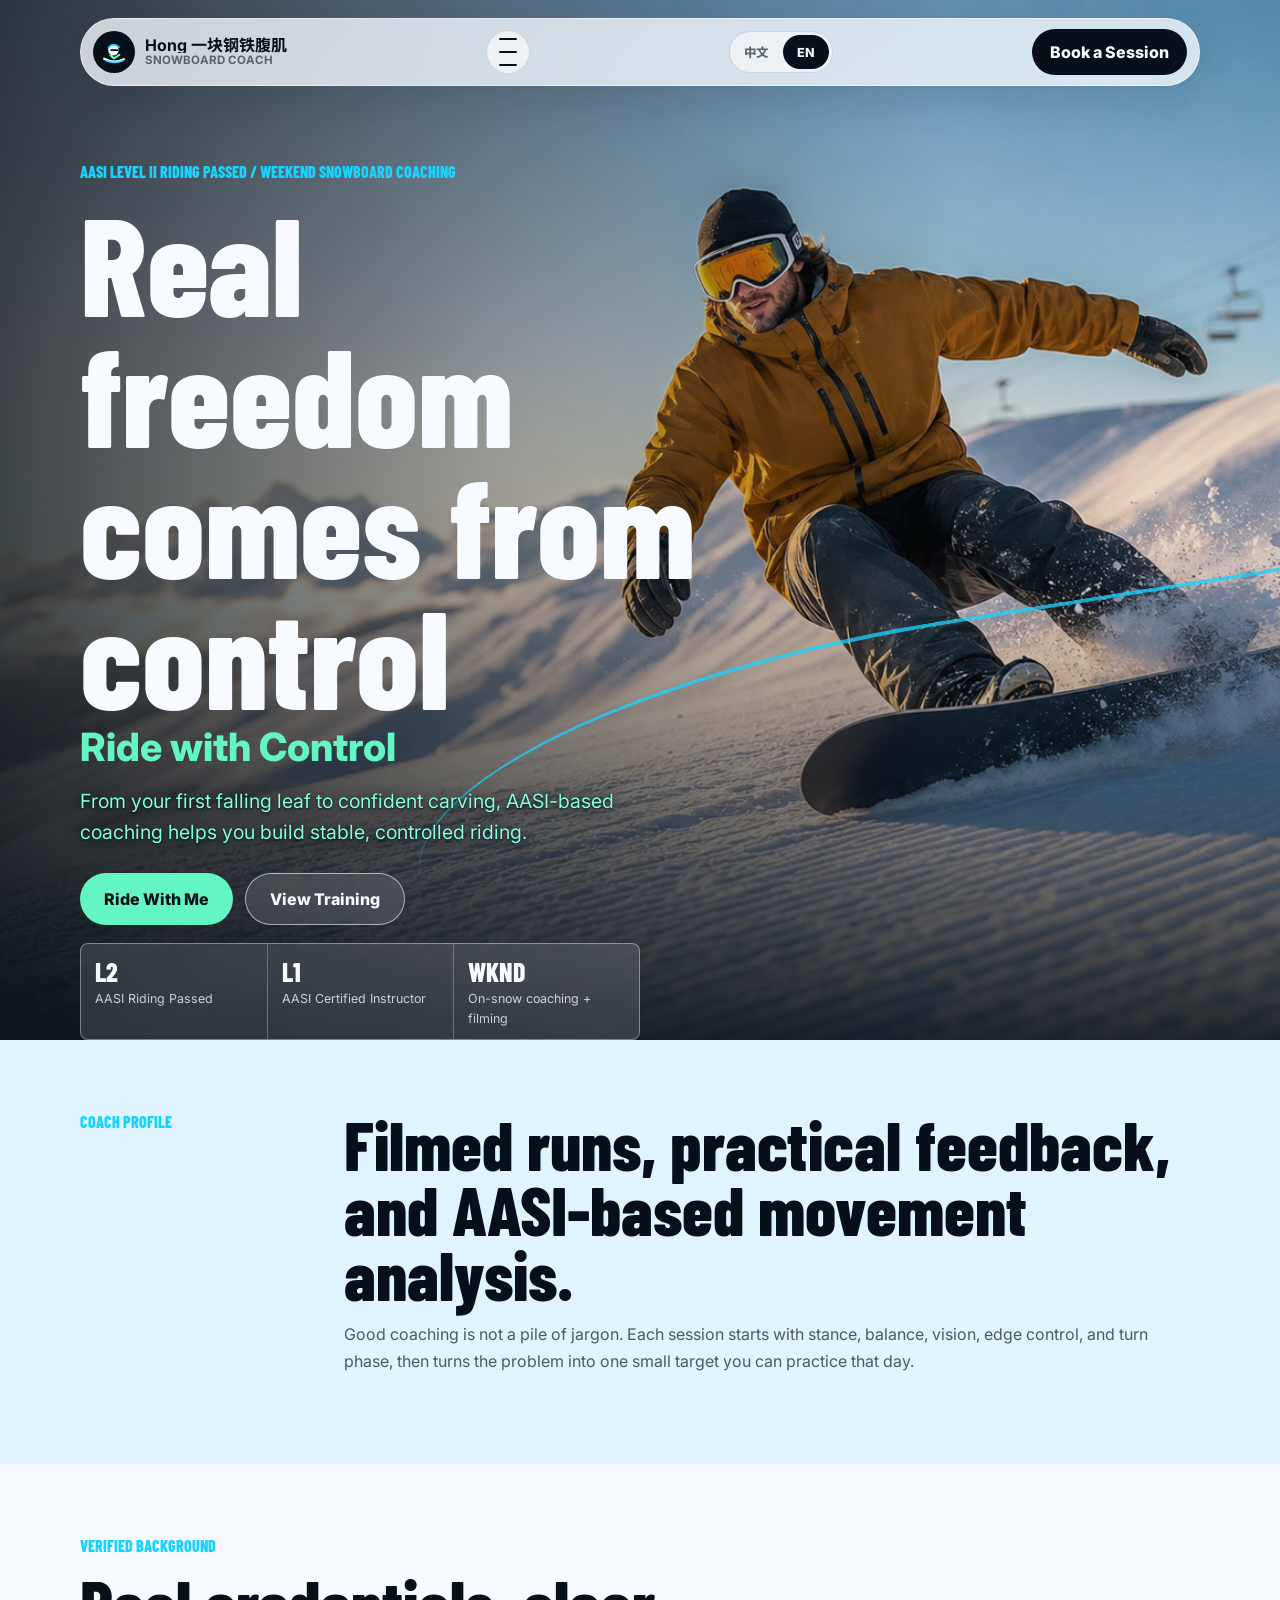
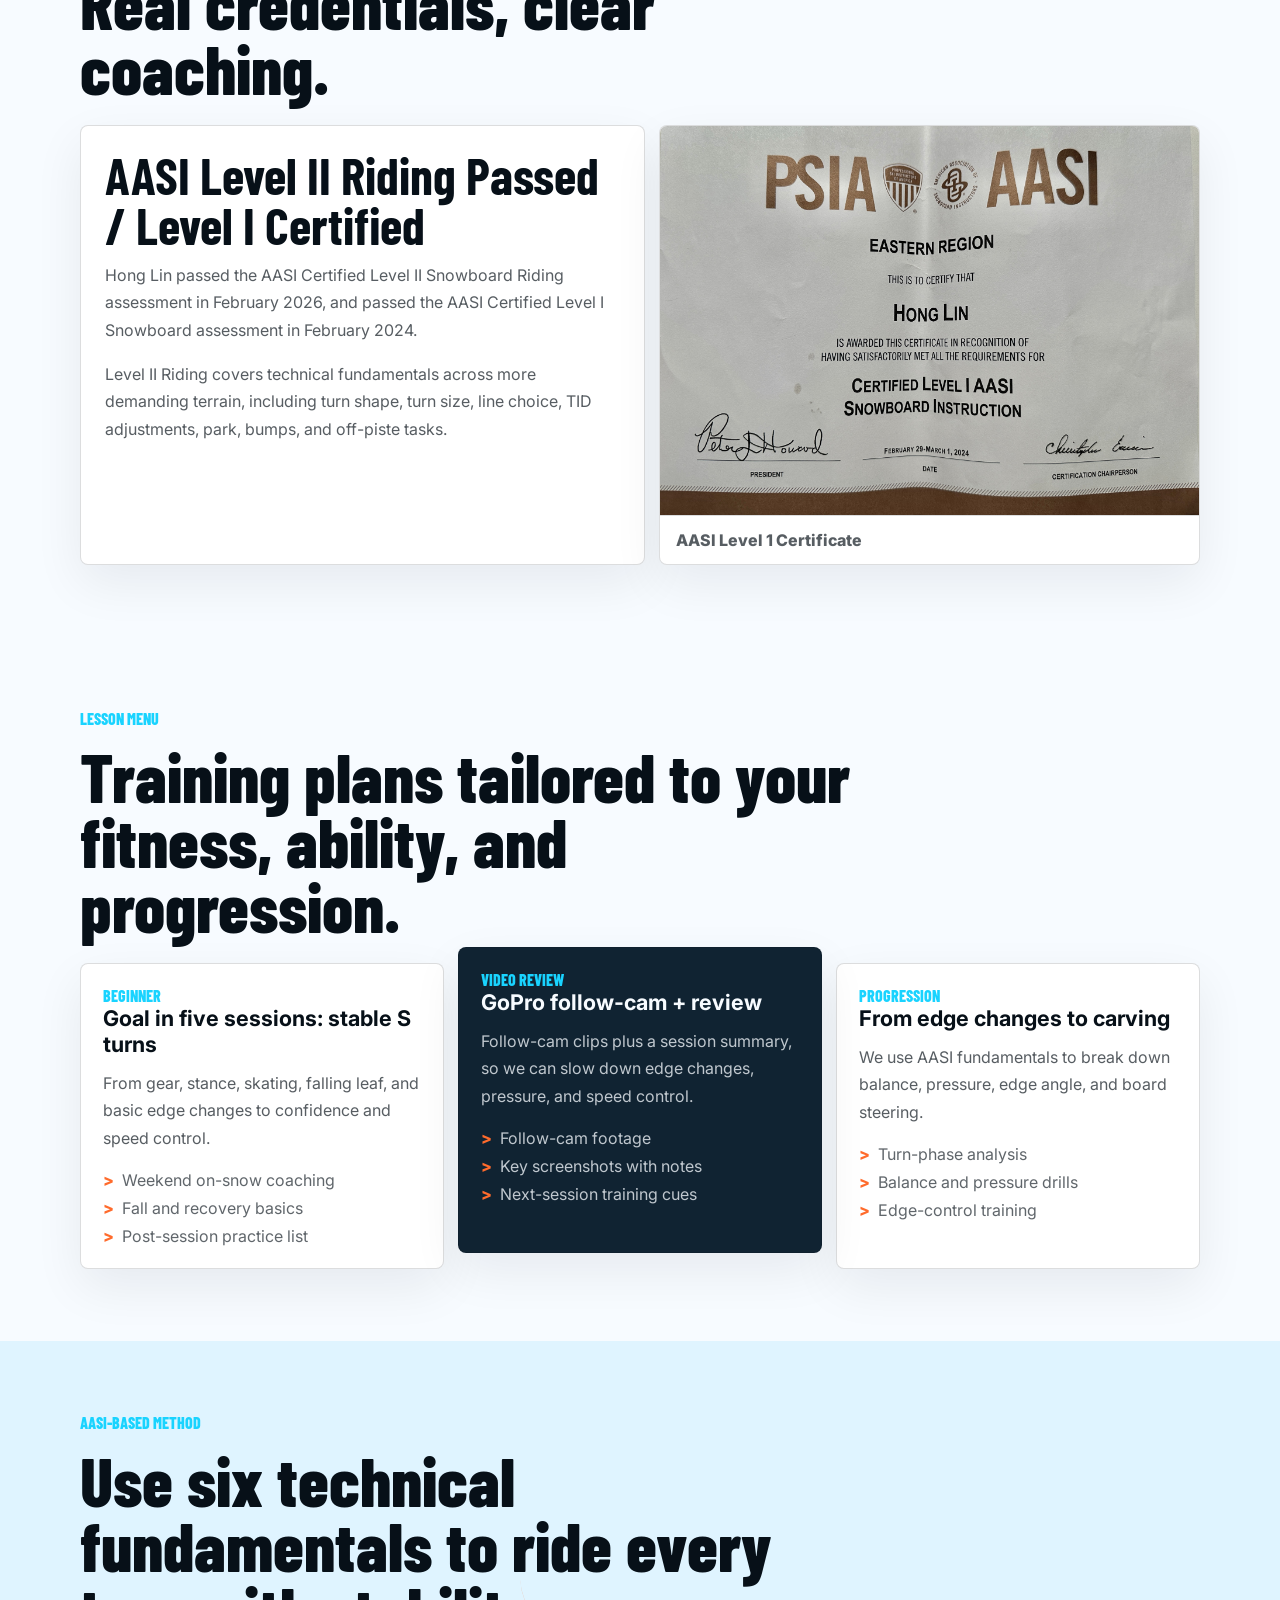
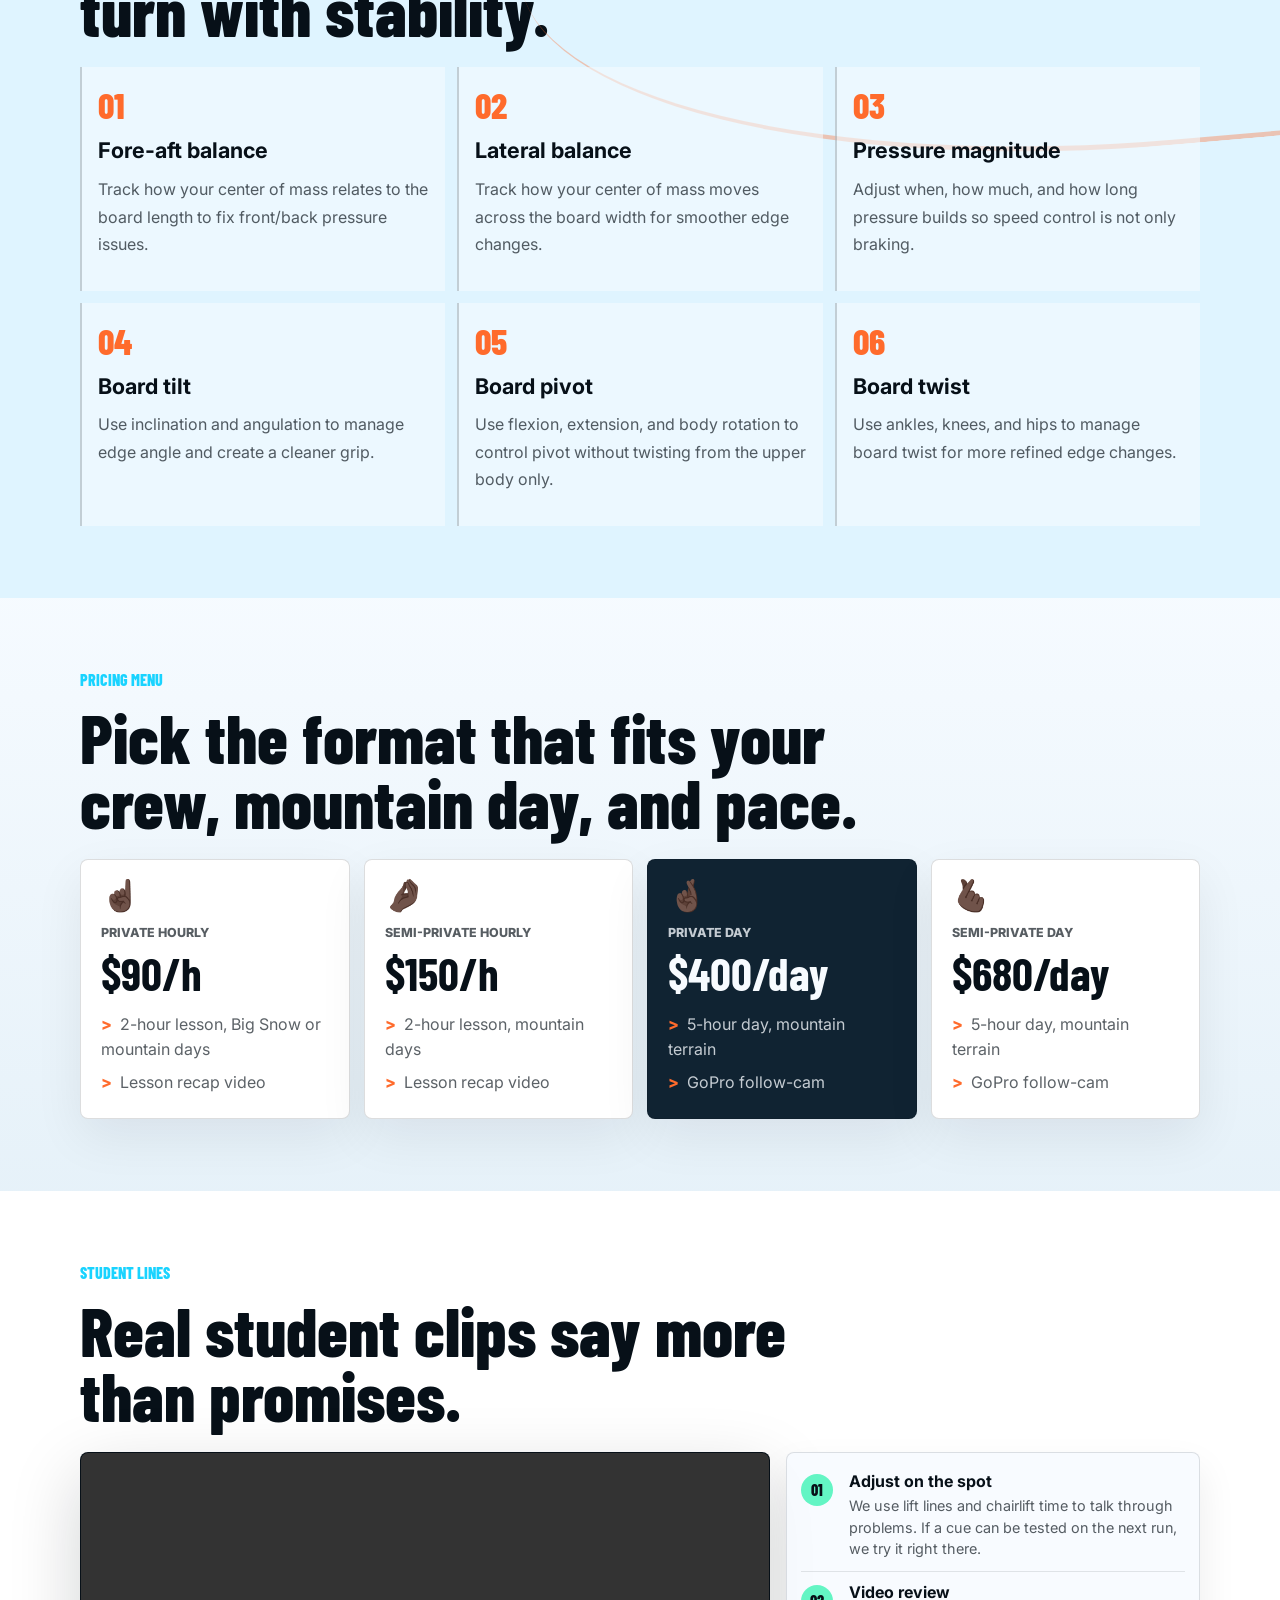
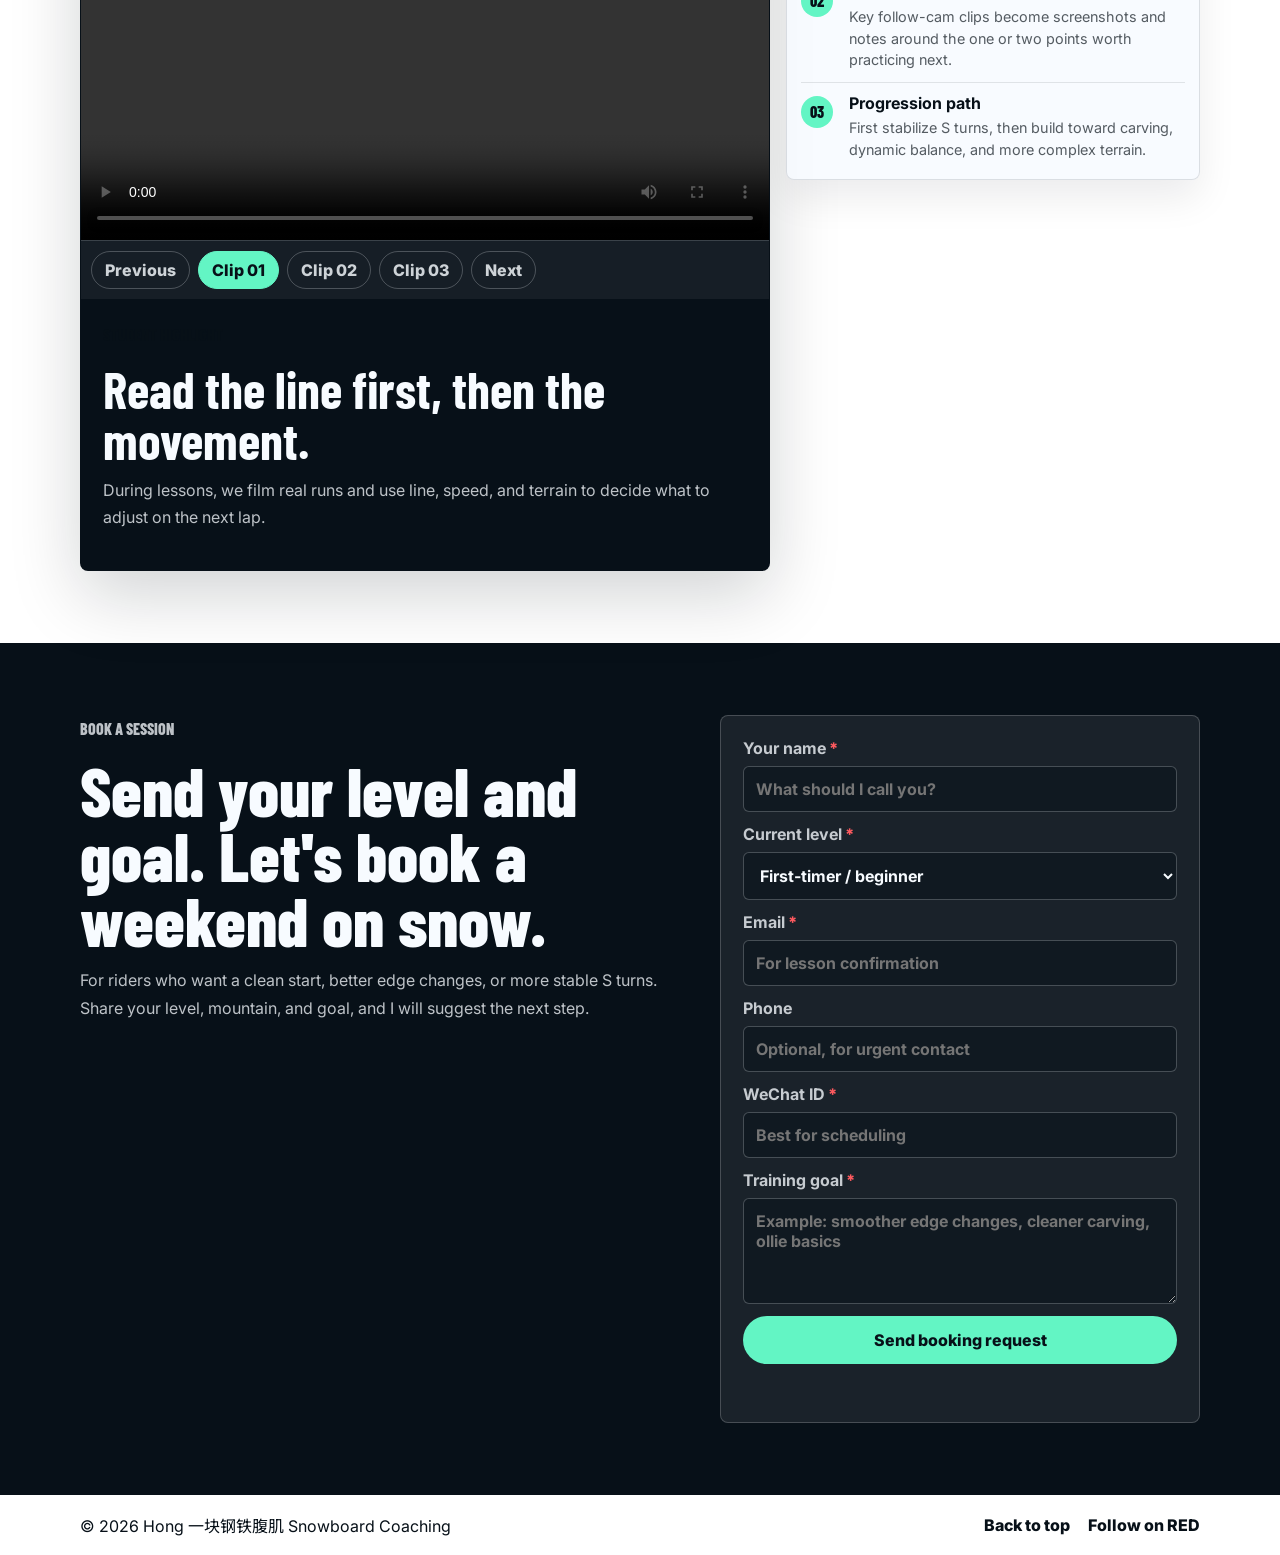
<file: index.html>
<!DOCTYPE html>
<html lang="en">
  <head>
    <meta charset="UTF-8" />
    <meta name="viewport" content="width=device-width, initial-scale=1.0" />
    <meta name="theme-color" content="#071018" />
    <meta name="apple-mobile-web-app-capable" content="yes" />
    <meta name="apple-mobile-web-app-title" content="Hong Snow" />
    <meta name="apple-mobile-web-app-status-bar-style" content="black-translucent" />
    <link rel="manifest" href="./manifest.webmanifest" />
    <link rel="apple-touch-icon" href="./assets/app-icons/apple-touch-icon.png" />
    <link rel="icon" href="./assets/icons/favicon.svg" type="image/svg+xml" />
    <title>Hong Lin 鸿宝 | AASI 单板滑雪教学</title>
    <link rel="preconnect" href="https://fonts.googleapis.com" />
    <link rel="preconnect" href="https://fonts.gstatic.com" crossorigin />
    <link
      href="https://fonts.googleapis.com/css2?family=Barlow+Condensed:wght@600;700;800&family=Inter:wght@400;500;600;700;800&family=Noto+Sans+SC:wght@400;500;700;800&display=swap"
      rel="stylesheet"
    />
    <link rel="stylesheet" href="./assets/css/site.css?v=20261103-1" />
  </head>
  <body>
    <div class="snow-welcome" aria-label="Welcome to the snow">
      <div class="snow-welcome-sky" aria-hidden="true"></div>
      <div class="snow-welcome-copy">
        <span>Hong Snow</span>
        <strong>Welcome to the snow</strong>
      </div>
      <svg class="snow-welcome-scene" viewBox="0 0 420 760" aria-hidden="true">
        <defs>
          <linearGradient id="welcomeSky" x1="0" x2="0" y1="0" y2="1">
            <stop offset="0" stop-color="#102332" />
            <stop offset="0.56" stop-color="#dff4ff" />
            <stop offset="1" stop-color="#f7fbff" />
          </linearGradient>
          <linearGradient id="welcomeSlope" x1="0" x2="1" y1="0" y2="1">
            <stop offset="0" stop-color="#ffffff" />
            <stop offset="1" stop-color="#bdeaff" />
          </linearGradient>
        </defs>
        <rect width="420" height="760" fill="url(#welcomeSky)" />
        <circle cx="340" cy="92" r="34" fill="#f7fbff" opacity="0.75" />
        <path d="M0 390 98 250l70 96 88-168 164 228v354H0Z" fill="#dff4ff" />
        <path d="M0 448 126 318l48 58 86-112 160 194v302H0Z" fill="#f7fbff" />
        <path class="welcome-track" d="M60 198 C126 292 180 390 232 492 C270 566 320 646 390 724" fill="none" stroke="#19d3ff" stroke-width="6" stroke-linecap="round" opacity="0.75" />
        <path d="M0 540 C110 486 230 550 420 476 V760H0Z" fill="url(#welcomeSlope)" />
        <g class="welcome-rider">
          <g class="rider-shadow">
            <ellipse cx="0" cy="52" rx="62" ry="10" fill="#071018" opacity="0.2" />
          </g>
          <path d="M-72 46 C-26 72 44 74 92 42" fill="none" stroke="#071018" stroke-width="12" stroke-linecap="round" />
          <path d="M-45 35 C-8 48 38 48 72 30" fill="none" stroke="#19d3ff" stroke-width="6" stroke-linecap="round" />
          <path d="M-18 -24 10 22 44 4" fill="none" stroke="#ff6b2c" stroke-width="16" stroke-linecap="round" stroke-linejoin="round" />
          <path d="M-38 -22 -2 24 28 48" fill="none" stroke="#63f5c4" stroke-width="15" stroke-linecap="round" stroke-linejoin="round" />
          <path d="M-28 -76 C-44 -42 -28 -18 2 -14 C36 -10 52 -34 36 -62 C22 -90 -12 -98 -28 -76Z" fill="#f7fbff" />
          <path d="M-36 -72 C-8 -104 34 -86 50 -58" fill="none" stroke="#ff2d2d" stroke-width="20" stroke-linecap="round" />
          <path d="M-46 -64 -76 -78 M48 -56 78 -66" stroke="#ff2d2d" stroke-width="8" stroke-linecap="round" />
          <path d="M-18 -56 H28" stroke="#071018" stroke-width="10" stroke-linecap="round" />
          <path d="M-4 -22 20 -54" stroke="#63f5c4" stroke-width="9" stroke-linecap="round" />
        </g>
      </svg>
    </div>
    <header class="site-header" aria-label="主导航">
      <a class="brand" href="#top" aria-label="回到首页">
        <span class="brand-mark" aria-hidden="true">
          <img src="./assets/snowboard-avatar.svg?v=20260909-3" alt="" />
        </span>
        <span>
          <strong>Hong 一块钢铁腹肌</strong>
          <small>Snowboard Coach</small>
        </span>
      </a>
      <button class="menu-toggle" type="button" aria-expanded="false" aria-controls="site-menu" aria-label="Open menu">
        <span></span>
        <span></span>
        <span></span>
      </button>
      <nav class="nav-links" id="site-menu" aria-label="页面导航">
        <a data-nav="home" href="./index.html">首页</a>
        <a data-nav="programs" href="./programs.html">课程</a>
        <a data-nav="clips" href="./student-clips.html">学员视频</a>
        <a data-nav="about" href="./about.html">关于我</a>
        <a data-nav="pricing" href="#pricing">价格</a>
        <button data-nav="install" type="button" class="nav-install install-web-app">安装App</button>
        <a data-nav="book" href="#booking">预约</a>
      </nav>
      <div class="language-toggle" aria-label="语言切换">
        <button type="button" data-lang="zh">中文</button>
        <button type="button" class="active" data-lang="en">EN</button>
      </div>
      <a class="nav-cta" href="#booking">约体验课</a>
    </header>

    <main id="top">
      <section class="hero" aria-labelledby="hero-title">
        <video
          class="hero-image"
          src="./assets/riding-clip.mp4?v=20260909-3"
          poster="./assets/hero-snowboard-coach.png"
          data-start="12"
          data-end="22"
          autoplay
          muted
          loop
          playsinline
          aria-label="Hong Lin 的单板滑雪实拍片段"
        ></video>
        <div class="hero-shade"></div>
        <div class="hero-content">
          <p class="kicker">AASI Level II Riding Passed / Weekend Snowboard Coaching</p>
          <h1 id="hero-title">
            <span class="hero-title-main">
              <span>真正的自由</span>
              <span>来自掌控</span>
            </span>
            <span class="hero-title-en">Ride with Control</span>
          </h1>
          <p class="hero-copy">
            从第一次落叶飘，到自信刻滑。基于 AASI 教学体系，帮助你建立稳定、可控的滑行。
          </p>
          <div class="hero-actions">
            <a class="button primary" href="#booking">约我上雪</a>
            <a class="button ghost" href="#content">看训练栏目</a>
          </div>
          <aside class="hero-panel" aria-label="近期数据">
            <div>
              <span class="metric">L2</span>
              <span class="label">AASI Riding 已通过</span>
            </div>
            <div>
              <span class="metric">L1</span>
              <span class="label">AASI 单板认证教练</span>
            </div>
            <div>
              <span class="metric">周末</span>
              <span class="label">雪场教学与跟拍</span>
            </div>
          </aside>
        </div>
      </section>

      <section class="intro band">
        <div class="section-label">Coach Profile</div>
        <div class="intro-copy">
          <h2>会跟拍、会复盘，也按 AASI 标准看动作。</h2>
          <p>
            训练不是堆术语。每节课都会先看站姿、重心、视线、板刃和转弯阶段，再把问题拆成可以当天练起来的小目标。你会知道为什么摔、怎么改、下一趟该盯哪一个动作。
          </p>
        </div>
      </section>

      <section class="credentials" aria-labelledby="credentials-title">
        <div class="section-heading">
          <p class="section-label">Verified Background</p>
          <h2 id="credentials-title">真实资料做背书，教学方法不靠玄学。</h2>
        </div>
        <div class="credential-layout">
          <article class="credential-copy">
            <h3>AASI Level II Riding Passed / Level I Certified</h3>
            <p>
              资料显示 Hong Lin 于 2026 年 2 月通过 AASI Certified Level II Snowboard Riding assessment，并在 2024 年 2 月通过 AASI Certified Level I Snowboard assessment。
            </p>
            <p>
              Level II Riding 评估覆盖高级地形中的技术基本功整合、turn shape、turn size、line、TID 调整以及 park / bumps / off-piste 等项目。主页只展示与教学可信度相关的信息。
            </p>
          </article>
          <div class="credential-images">
            <figure>
              <img src="./assets/aasi-certification-l1-hong-lin.jpg?v=20260909-3" alt="Hong Lin 的 AASI Level 1 证书照片" />
              <figcaption>AASI Level 1 认证</figcaption>
            </figure>
          </div>
        </div>
      </section>

      <section class="courses" id="courses" aria-labelledby="courses-title">
        <div class="section-heading">
          <p class="section-label">Lesson Menu</p>
          <h2 id="courses-title">按你的身体素质、能力、进展定制最适合你的训练课程。</h2>
        </div>
        <div class="course-grid">
          <article class="course-card">
            <span class="course-tag">Beginner</span>
            <h3>五节课目标：稳定 S 弯</h3>
            <p>从装备、站姿、推坡、落叶飘到基础换刃，重点先建立安全感和速度控制。</p>
            <ul>
              <li>周末雪场教学</li>
              <li>摔倒与起身保护</li>
              <li>课后动作清单</li>
            </ul>
          </article>
          <article class="course-card featured">
            <span class="course-tag">Video Review</span>
            <h3>GoPro 跟拍 + 动作复盘</h3>
            <p>全天跟拍素材加课程总结，用慢镜头看你在换刃、压刃、控速时到底发生了什么。</p>
            <ul>
              <li>跟拍视频素材</li>
              <li>重点错误截图标注</li>
              <li>下一次训练建议</li>
            </ul>
          </article>
          <article class="course-card">
            <span class="course-tag">Progression</span>
            <h3>换刃到刻滑进阶</h3>
            <p>用 AASI 技术基本功拆解重心、压力、板刃角和转板方式，让你知道每一趟为什么变好。</p>
            <ul>
              <li>转弯阶段分析</li>
              <li>重心与压力练习</li>
              <li>板刃控制训练</li>
            </ul>
          </article>
        </div>
      </section>

      <section class="method band" id="method" aria-labelledby="method-title">
        <div class="method-line" aria-hidden="true"></div>
        <div class="section-heading">
          <p class="section-label">AASI-based Method</p>
          <h2 id="method-title">用六个技术基本功，稳定滑好每一个弯。</h2>
        </div>
        <div class="method-steps">
          <article>
            <span>01</span>
            <h3>纵向重心</h3>
            <p>看重心和支撑面在板长方向的关系，解决前后脚压力失衡。</p>
          </article>
          <article>
            <span>02</span>
            <h3>横向重心</h3>
            <p>看重心如何跨过板宽，帮助换刃更顺，不被板刃绊住。</p>
          </article>
          <article>
            <span>03</span>
            <h3>压力大小</h3>
            <p>判断压力建立的时机、大小和持续时间，让控速不只靠刹车。</p>
          </article>
          <article>
            <span>04</span>
            <h3>板刃倾角</h3>
            <p>用 inclination 和 angulation 控制板刃，找到稳定抓雪的角度。</p>
          </article>
          <article>
            <span>05</span>
            <h3>转板</h3>
            <p>用屈伸和身体旋转控制板的 pivot，减少只靠上身硬拧。</p>
          </article>
          <article>
            <span>06</span>
            <h3>板身扭转</h3>
            <p>用脚踝、膝盖和髋部控制 board twist，让换刃更细腻。</p>
          </article>
        </div>
      </section>

      <section class="pricing" id="pricing" aria-labelledby="pricing-title">
        <div class="section-heading">
          <p class="section-label">Pricing Menu</p>
          <h2 id="pricing-title">Pick the format that fits your crew, mountain day, and pace.</h2>
        </div>
        <div class="pricing-grid">
          <article class="price-card">
            <span class="price-gesture" aria-hidden="true">☝🏿</span>
            <p class="price-type">Private Hourly</p>
            <h3>$90/h</h3>
            <ul>
              <li>2-hour lesson, Big Snow or mountain days</li>
              <li>Lesson recap video</li>
            </ul>
          </article>
          <article class="price-card">
            <span class="price-gesture" aria-hidden="true">🤌🏿</span>
            <p class="price-type">Semi-private Hourly</p>
            <h3>$150/h</h3>
            <ul>
              <li>2-hour lesson, mountain days</li>
              <li>Lesson recap video</li>
            </ul>
          </article>
          <article class="price-card featured">
            <span class="price-gesture" aria-hidden="true">🤞🏿</span>
            <p class="price-type">Private Day</p>
            <h3>$400/day</h3>
            <ul>
              <li>5-hour day, mountain terrain</li>
              <li>GoPro follow-cam</li>
            </ul>
          </article>
          <article class="price-card">
            <span class="price-gesture" aria-hidden="true">🫰🏿</span>
            <p class="price-type">Semi-private Day</p>
            <h3>$680/day</h3>
            <ul>
              <li>5-hour day, mountain terrain</li>
              <li>GoPro follow-cam</li>
            </ul>
          </article>
        </div>
      </section>

      <section class="student-lines" id="content" aria-labelledby="content-title">
        <div class="section-heading">
          <p class="section-label">Student Lines</p>
          <h2 id="content-title">真实学员片段，比承诺更有说服力。</h2>
        </div>
        <div class="student-layout">
          <article class="student-video-card">
            <video
              class="student-player"
              src="./assets/student-highlight-1.mp4?v=20260909-3"
              preload="metadata"
              controls
              playsinline
              aria-label="学员单板滑雪训练片段"
            ></video>
            <div class="clip-controls" aria-label="学员视频切换">
              <button type="button" class="clip-prev">上一条</button>
              <button type="button" class="clip-tab active" data-clip-index="0">片段 01</button>
              <button type="button" class="clip-tab" data-clip-index="1">片段 02</button>
              <button type="button" class="clip-tab" data-clip-index="2">片段 03</button>
              <button type="button" class="clip-next">下一条</button>
            </div>
            <div class="student-video-caption">
              <p class="episode">学员训练片段</p>
              <h3>先看线路，再看动作。</h3>
              <p>上课时我会把学员的滑行拍下来，用真实路线、速度和地形讨论下一趟怎么改。</p>
            </div>
          </article>
          <aside class="coach-notes">
            <article>
              <span>01</span>
              <h3>当场调整</h3>
              <p>充分利用排队和坐缆车的时间讨论问题。能在下一趟试的动作，就当场改。</p>
            </article>
            <article>
              <span>02</span>
              <h3>视频复盘</h3>
              <p>跟拍视频会保留关键片段，课后用截图或文字标出最值得练的一两个点。</p>
            </article>
            <article>
              <span>03</span>
              <h3>进阶路线</h3>
              <p>新手先稳住 S 弯，进阶再追求刻滑、动态平衡和更复杂地形。</p>
            </article>
          </aside>
        </div>
      </section>

      <section class="booking" id="booking" aria-labelledby="booking-title">
        <div>
          <p class="section-label">Book A Session</p>
          <h2 id="booking-title">发来你的阶段和目标，约一个周末上雪。</h2>
          <p>
            适合想系统入门、突破换刃或开始练更稳定 S 弯的单板玩家。填写你的阶段、常去雪场和目标，我会给出课程建议。
          </p>
        </div>
        <form
          class="booking-form"
          name="snowboard-booking"
          method="POST"
        >
          <input type="hidden" name="subject" value="新的单板滑雪课程预约" />
          <p class="hidden-field">
            <label>不要填写这一栏 <input name="bot-field" /></label>
          </p>
          <label>
            <span class="field-label required">你的名字</span>
            <input type="text" name="name" placeholder="怎么称呼你" required />
          </label>
          <label>
            <span class="field-label required">当前阶段</span>
            <select name="level" required>
              <option>纯新手 beginner</option>
              <option>新手入门进阶 intermediate</option>
              <option>高级地形动态滑行 advance</option>
            </select>
          </label>
          <label>
            <span class="field-label required">邮箱</span>
            <input type="email" name="email" placeholder="方便接收课程确认" required />
          </label>
          <label>
            <span class="field-label">电话</span>
            <input type="tel" name="phone" placeholder="可选，方便紧急联系" />
          </label>
          <label>
            <span class="field-label required">微信号</span>
            <input type="text" name="wechat" placeholder="优先用于沟通预约时间" required />
          </label>
          <label>
            <span class="field-label required">训练目标</span>
            <textarea name="goal" rows="4" placeholder="比如：换刃更稳、刻滑不甩尾、学 ollie" required></textarea>
          </label>
          <button type="submit">发送预约意向</button>
          <p class="form-note" role="status" aria-live="polite"></p>
        </form>
      </section>
    </main>

    <footer>
      <p>© 2026 Hong 一块钢铁腹肌 Snowboard Coaching</p>
      <div>
        <a href="#top">回到顶部</a>
        <a
          href="https://xhslink.com/m/4YDysfqvlFo"
          target="_blank"
          rel="noopener"
        >关注小红书</a>
      </div>
    </footer>

    <script src="./config/google-sheets-config.js?v=20261103-1"></script>
    <script src="./assets/js/site.js?v=20261103-1"></script>
  </body>
</html>
</file>
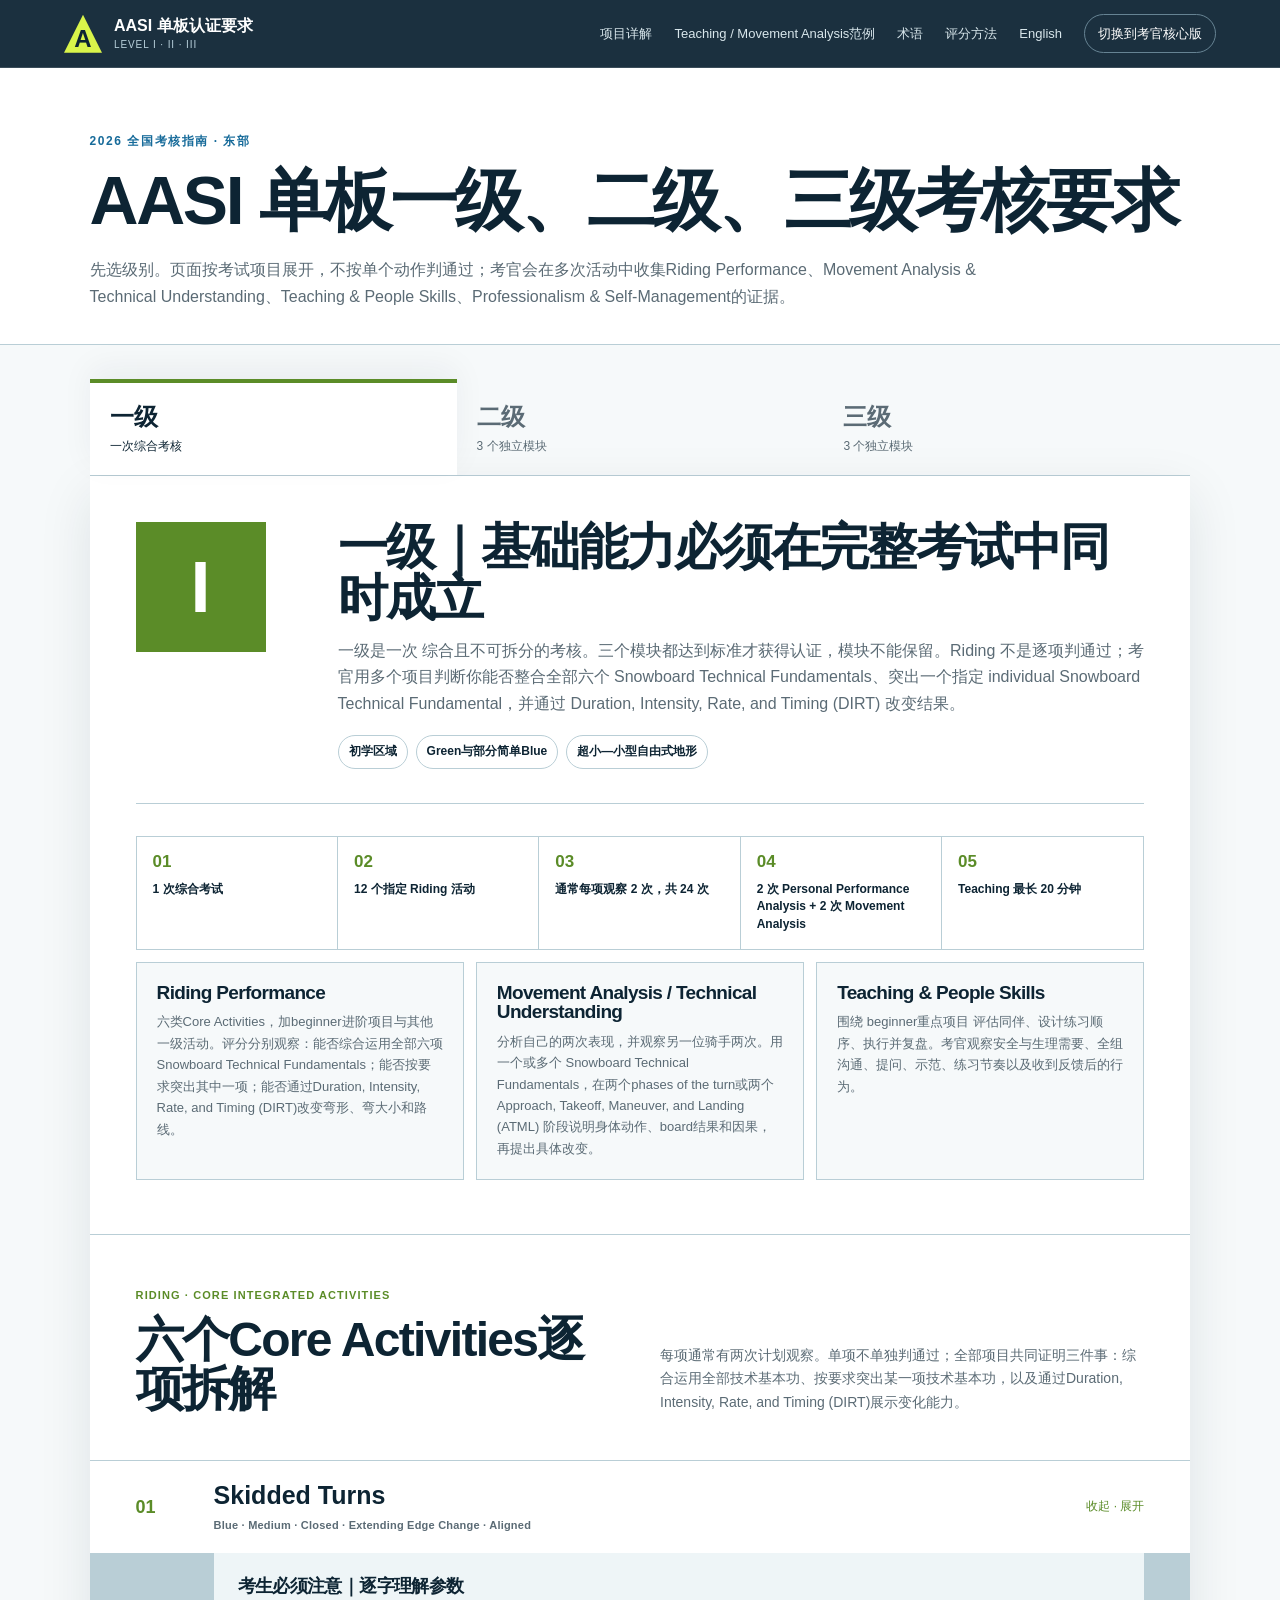
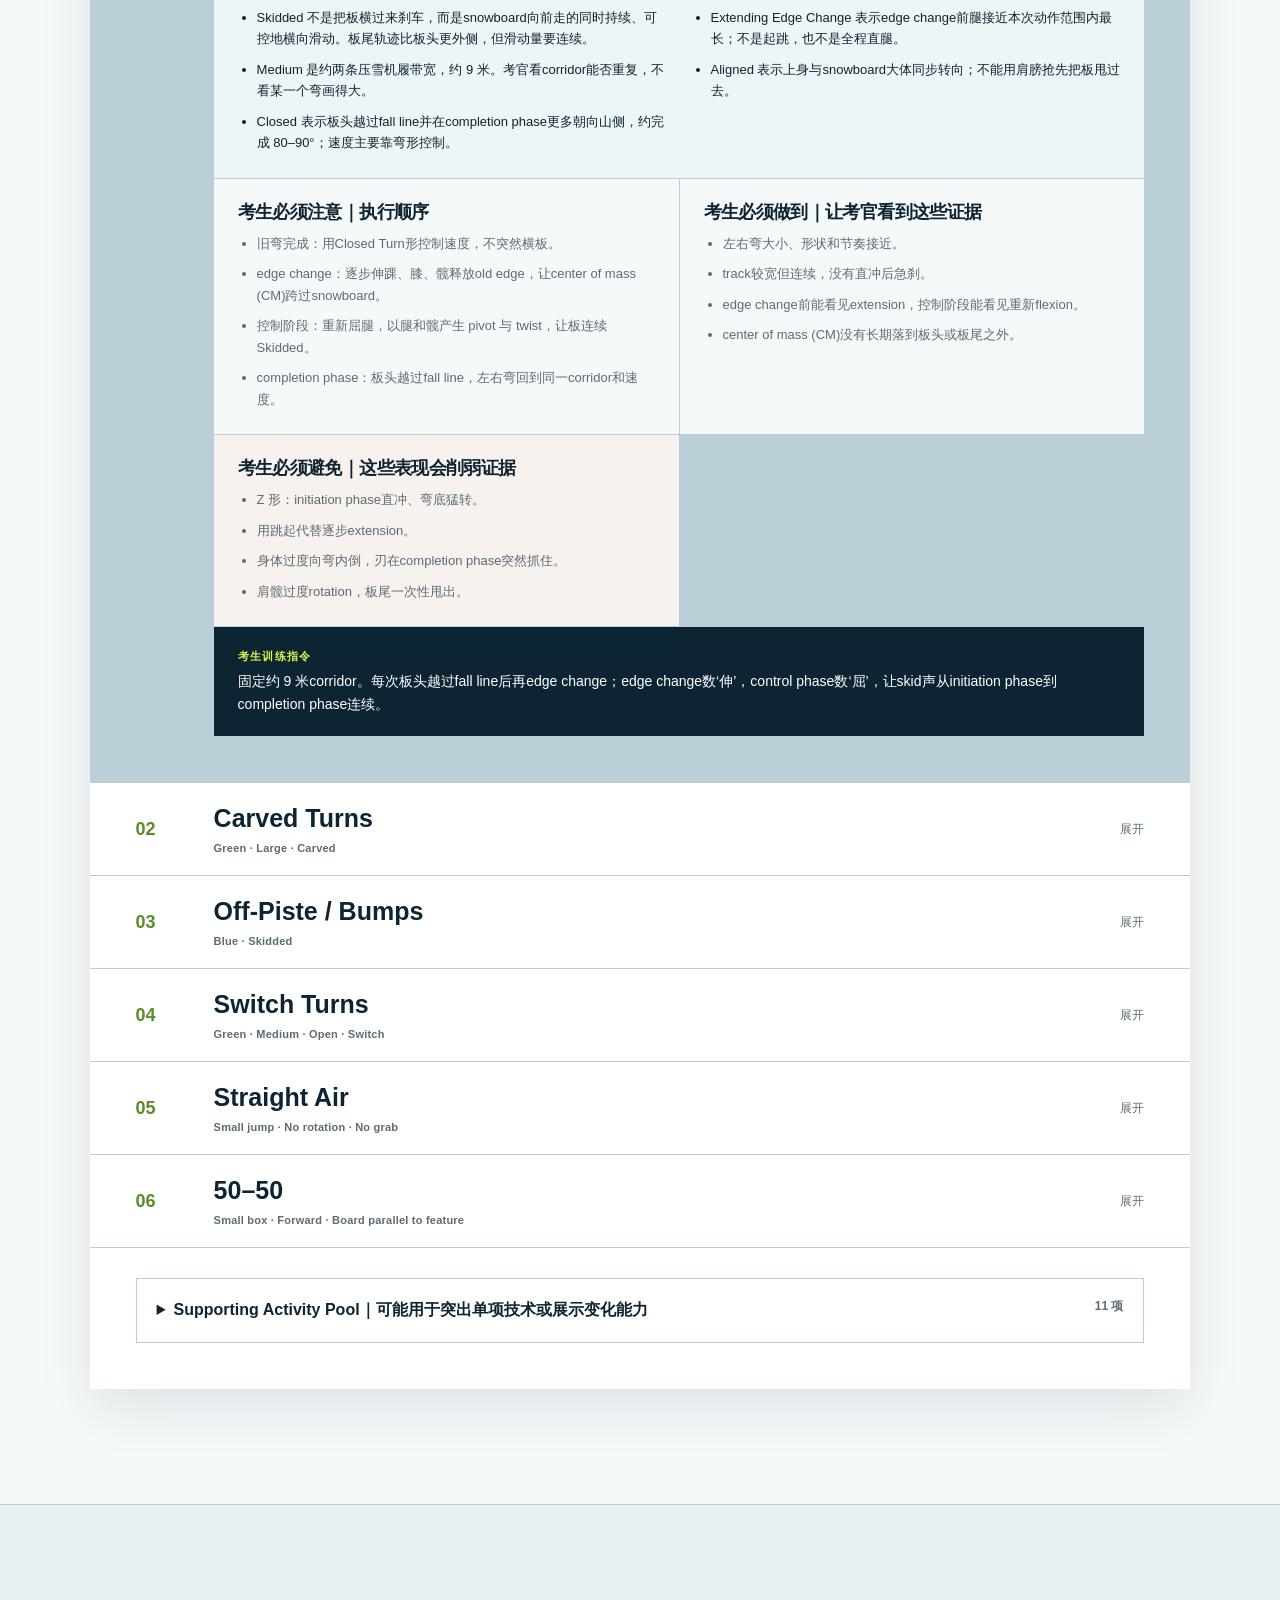
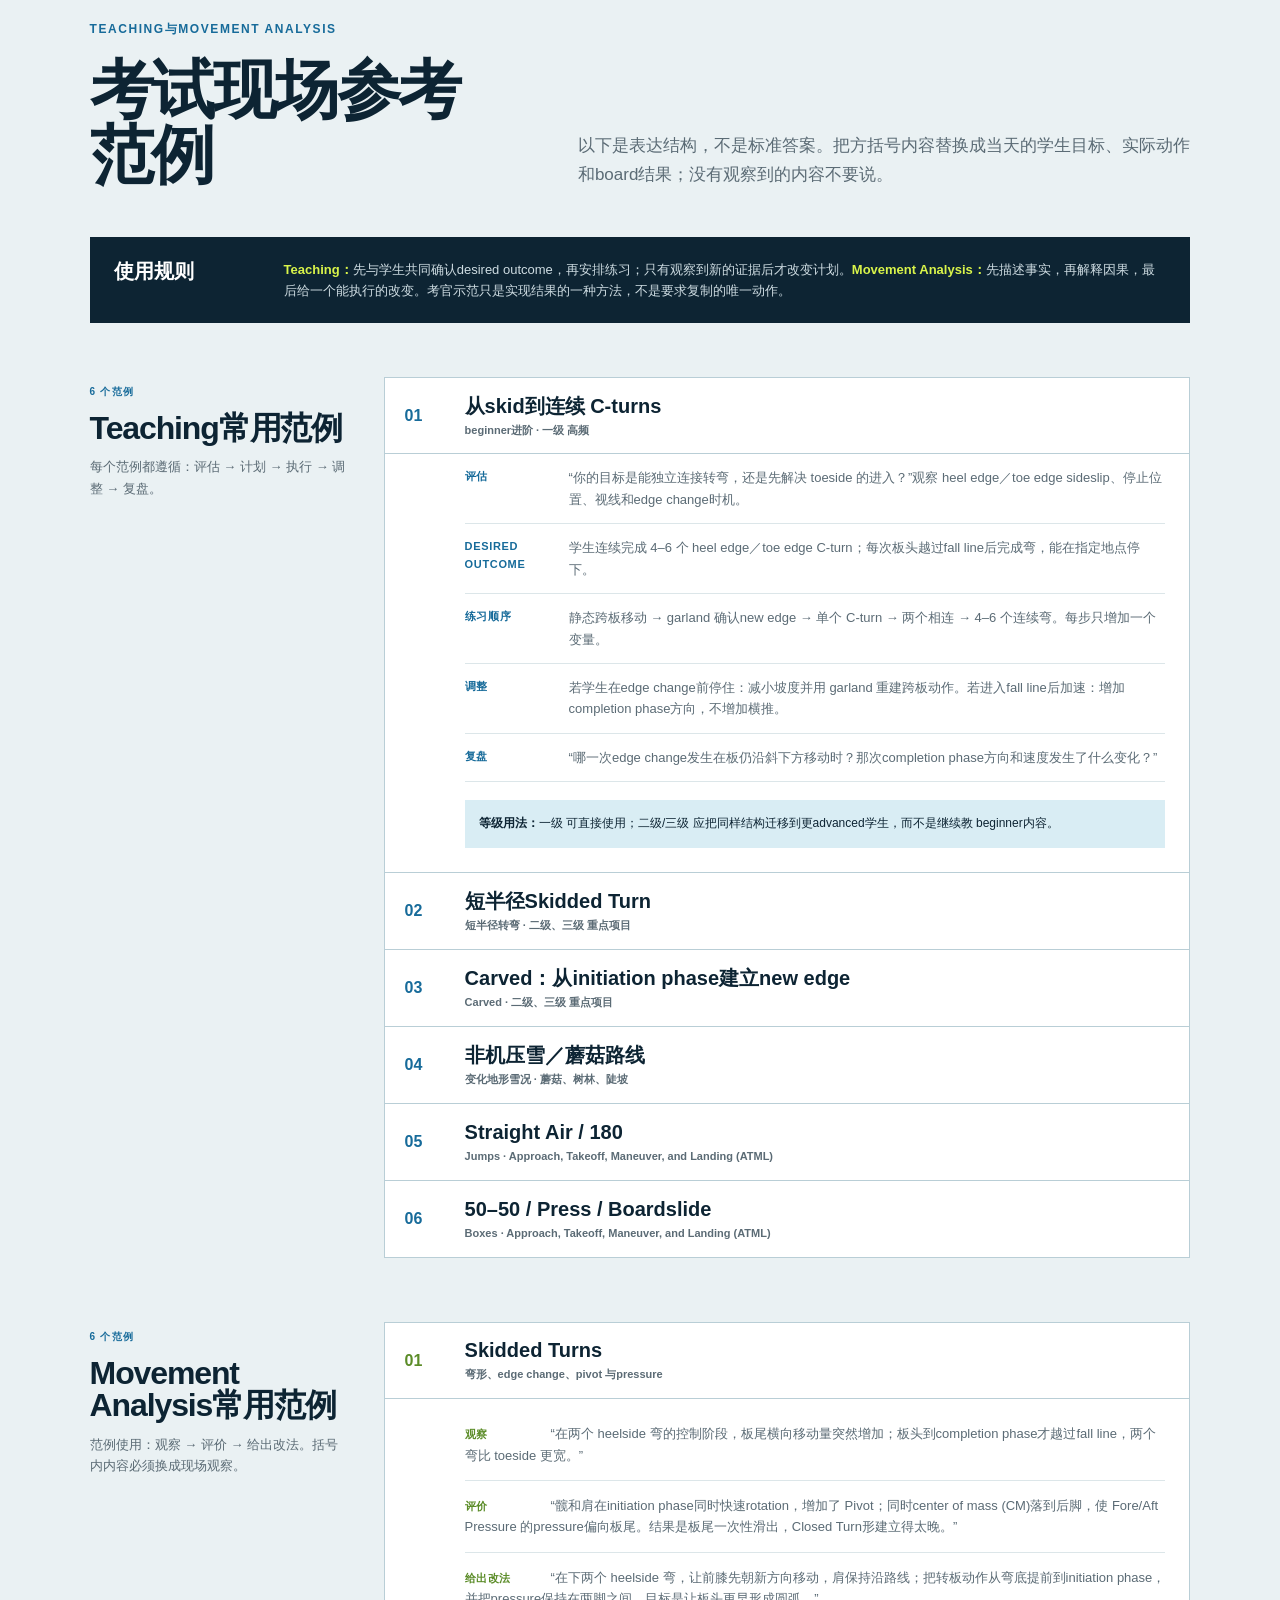
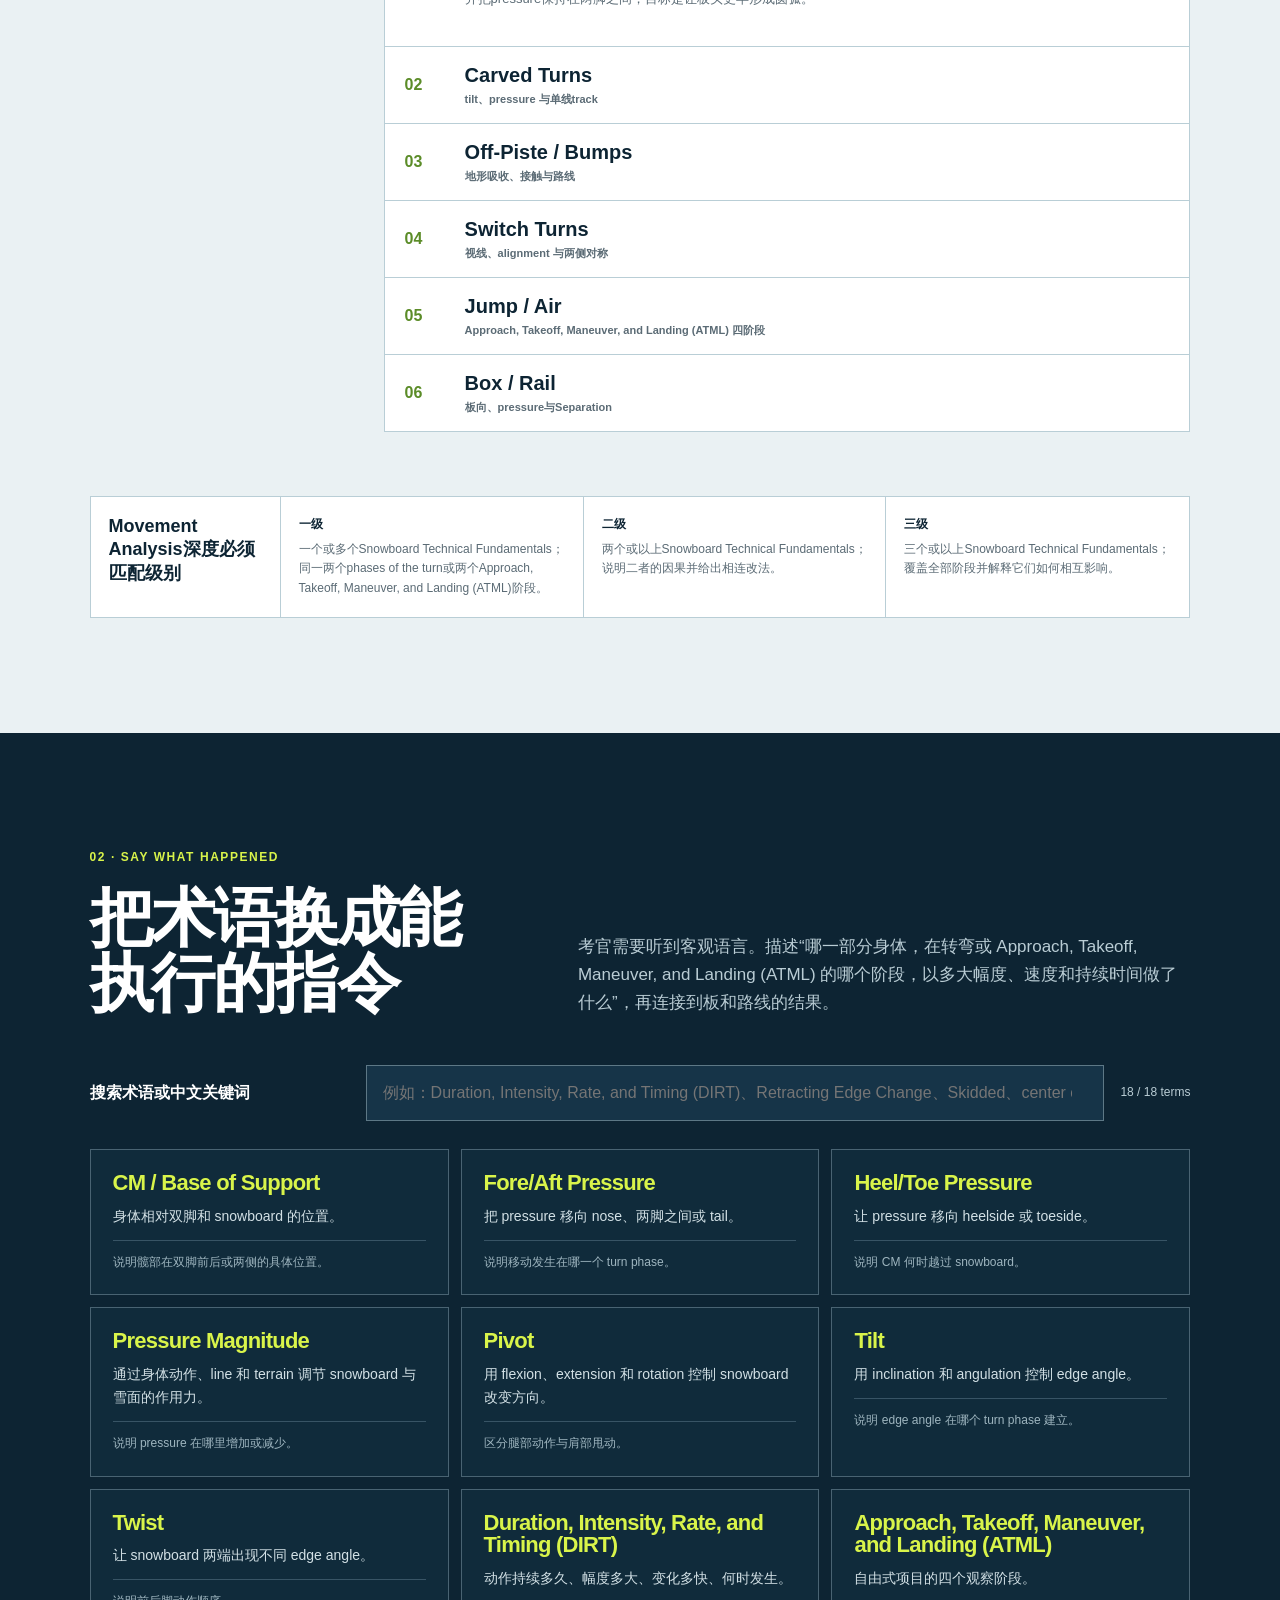
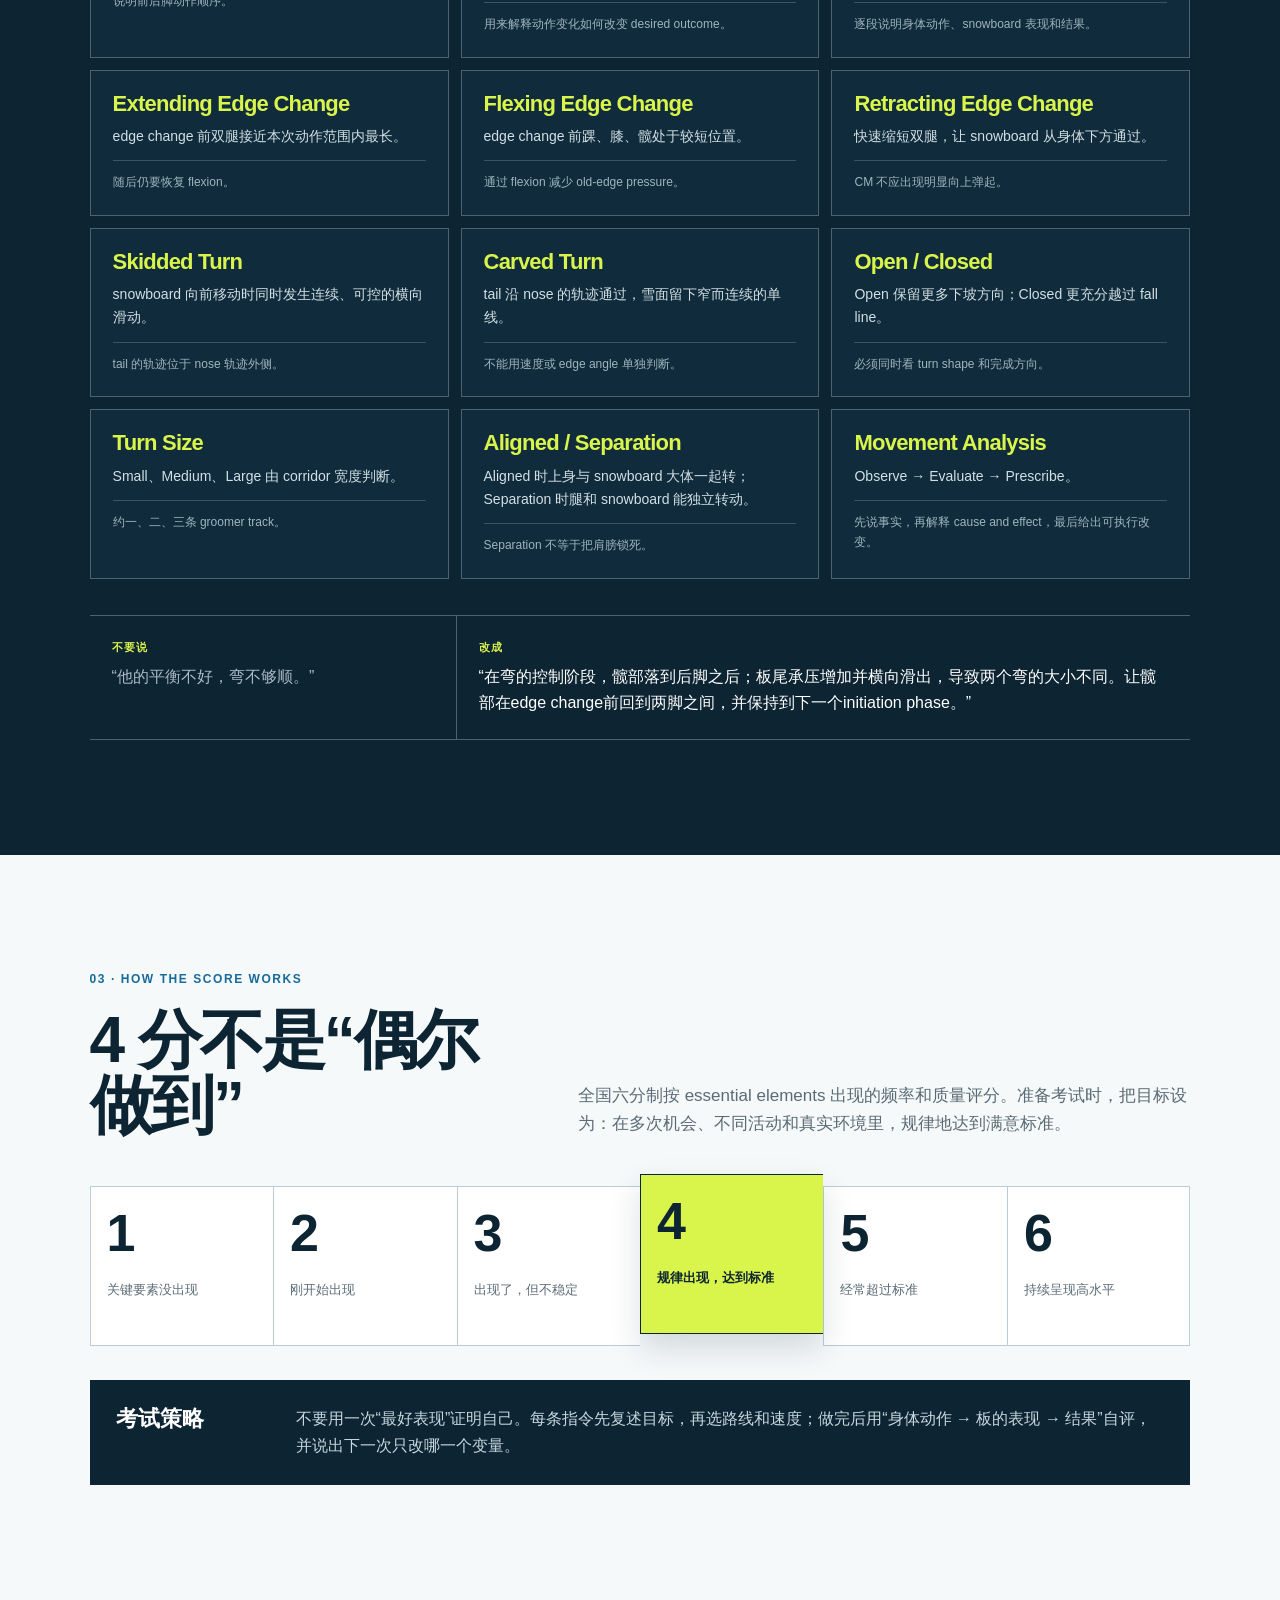
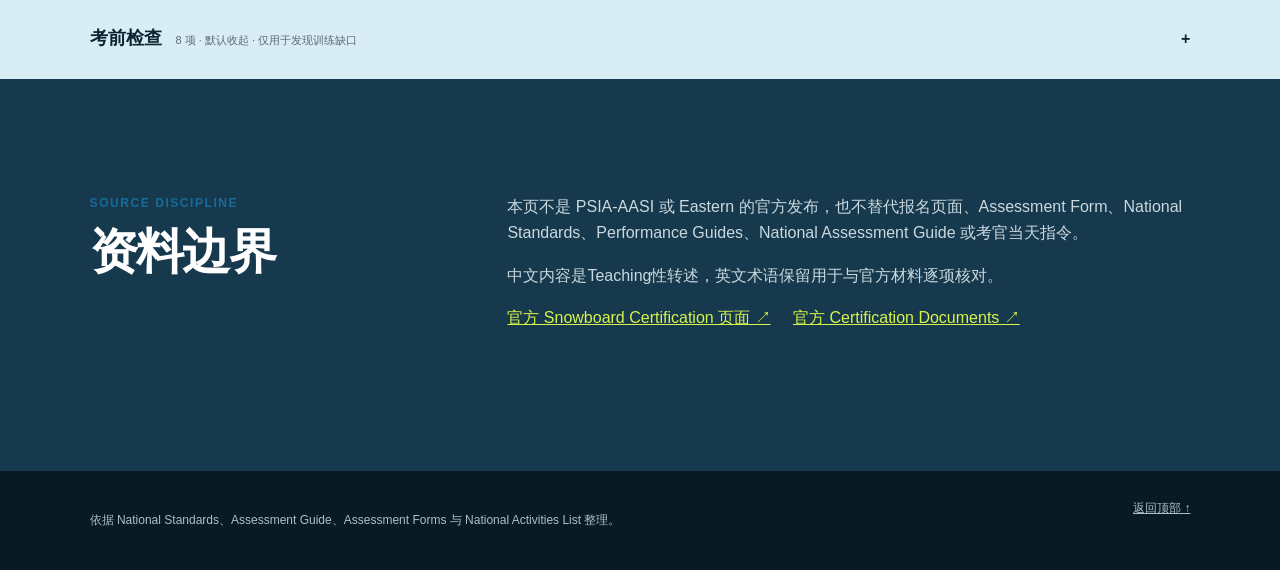
<file: aasi-exam-guide/index.html>
<!doctype html>
<html lang="zh-CN">
<head>
  <meta charset="utf-8">
  <meta name="viewport" content="width=device-width, initial-scale=1">
  <meta name="description" content="用可观察、可执行、可判断的语言解释 AASI 单板一级、二级、三级全国认证标准。">
  <meta name="theme-color" content="#0d2433">
  <title>AASI 考核路线图｜一级、二级、三级要求</title>
  <link rel="icon" href="assets/icons/favicon.svg" type="image/svg+xml">
  <link rel="stylesheet" href="assets/css/site.css">
</head>
<body>
  <a class="skip-link" href="#main">跳到正文</a>
  <header class="site-header">
    <a class="brand" href="#top" aria-label="返回顶部">
      <span class="brand-mark" aria-hidden="true">A</span>
      <span><strong>AASI 单板认证要求</strong><small>Level I · II · III</small></span>
    </a>
    <nav aria-label="主导航">
      <a href="#levels">项目详解</a>
      <a href="#exam-examples">Teaching / Movement Analysis范例</a>
      <a href="#language">术语</a>
      <a href="#score">评分方法</a>
      <a href="en.html" hreflang="en">English</a>
      <button class="view-toggle" id="examiner-toggle" type="button" aria-pressed="false">切换到考官核心版</button>
    </nav>
  </header>

  <main id="main">
    <section class="exam-index" id="top">
      <p class="eyebrow">2026 全国考核指南 · 东部</p>
      <h1>AASI 单板一级、二级、三级考核要求</h1>
      <p>先选级别。页面按考试项目展开，不按单个动作判通过；考官会在多次活动中收集Riding Performance、Movement Analysis & Technical Understanding、Teaching & People Skills、Professionalism & Self-Management的证据。</p>
    </section>

    <section class="section intro" id="levels">
      <div class="level-tabs" role="tablist" aria-label="认证级别">
        <button role="tab" aria-selected="true" aria-controls="level-panel" id="tab-1" data-level="1">一级 <small>一次综合考核</small></button>
        <button role="tab" aria-selected="false" aria-controls="level-panel" id="tab-2" data-level="2">二级 <small>3 个独立模块</small></button>
        <button role="tab" aria-selected="false" aria-controls="level-panel" id="tab-3" data-level="3">三级 <small>3 个独立模块</small></button>
      </div>
      <div id="level-panel" class="level-panel" role="tabpanel" aria-labelledby="tab-1" tabindex="0"></div>
    </section>

    <section class="section exam-examples" id="exam-examples">
      <div class="section-heading">
        <p class="eyebrow">Teaching与Movement Analysis</p>
        <h2>考试现场参考范例</h2>
        <p>以下是表达结构，不是标准答案。把方括号内容替换成当天的学生目标、实际动作和board结果；没有观察到的内容不要说。</p>
      </div>

      <div class="example-rule">
        <strong>使用规则</strong>
        <p><b>Teaching：</b>先与学生共同确认desired outcome，再安排练习；只有观察到新的证据后才改变计划。<b>Movement Analysis：</b>先描述事实，再解释因果，最后给一个能执行的改变。考官示范只是实现结果的一种方法，不是要求复制的唯一动作。</p>
      </div>

      <div class="example-group teaching-examples">
        <div class="example-group-heading">
          <span>6 个范例</span>
          <h3>Teaching常用范例</h3>
          <p>每个范例都遵循：评估 → 计划 → 执行 → 调整 → 复盘。</p>
        </div>
        <div class="example-list">
          <details class="exam-example" open>
            <summary><b>01</b><span>从skid到连续 C-turns<small>beginner进阶 · 一级 高频</small></span></summary>
            <div class="example-content">
              <dl>
                <div><dt>评估</dt><dd>“你的目标是能独立连接转弯，还是先解决 toeside 的进入？”观察 heel edge／toe edge sideslip、停止位置、视线和edge change时机。</dd></div>
                <div><dt>desired outcome</dt><dd>学生连续完成 4–6 个 heel edge／toe edge C-turn；每次板头越过fall line后完成弯，能在指定地点停下。</dd></div>
                <div><dt>练习顺序</dt><dd>静态跨板移动 → garland 确认new edge → 单个 C-turn → 两个相连 → 4–6 个连续弯。每步只增加一个变量。</dd></div>
                <div><dt>调整</dt><dd>若学生在edge change前停住：减小坡度并用 garland 重建跨板动作。若进入fall line后加速：增加completion phase方向，不增加横推。</dd></div>
                <div><dt>复盘</dt><dd>“哪一次edge change发生在板仍沿斜下方移动时？那次completion phase方向和速度发生了什么变化？”</dd></div>
              </dl>
              <p class="level-use"><b>等级用法：</b>一级 可直接使用；二级/三级 应把同样结构迁移到更advanced学生，而不是继续教 beginner内容。</p>
            </div>
          </details>

          <details class="exam-example">
            <summary><b>02</b><span>短半径Skidded Turn<small>短半径转弯 · 二级、三级 重点项目</small></span></summary>
            <div class="example-content">
              <dl>
                <div><dt>评估</dt><dd>记录 5 个弯的corridor宽度、completion phase方向、头部高度和速度变化。询问学生想解决的是控速、节奏还是窄路线。</dd></div>
                <div><dt>desired outcome</dt><dd>在约一条履带宽corridor内完成 6 个Closed短弯；速度不逐弯增加，上身路径平顺，腿在身体下转板。</dd></div>
                <div><dt>练习顺序</dt><dd>Medium确认Closed形状 → funnel 逐步缩窄 → 固定corridor短弯 → 改变 Duration, Intensity, Rate, and Timing (DIRT) 后回到相同结果。</dd></div>
                <div><dt>调整</dt><dd>若板尾突然扫出：放慢 转板速度 并提前建立弯形。若edge change上跳：改用较低头部高度参照，要求板从身体下方通过。</dd></div>
                <div><dt>复盘</dt><dd>让学生从“corridor、速度、Closed程度”中选一个指标，指出哪三个弯达到指标及证据。</dd></div>
              </dl>
              <p class="level-use"><b>等级用法：</b>二级 根据小组变化调整；三级 给不同学生不同 Duration, Intensity, Rate, and Timing (DIRT) 任务，并保持共同的Closed短弯主题。</p>
            </div>
          </details>

          <details class="exam-example">
            <summary><b>03</b><span>Carved：从initiation phase建立new edge<small>Carved · 二级、三级 重点项目</small></span></summary>
            <div class="example-content">
              <dl>
                <div><dt>评估</dt><dd>查看track在initiation phase、control phase、completion phase分别是单线还是宽痕；记录 snowboard连续振动 出现位置，并确认学生的目标是轨迹、pressure还是路线。</dd></div>
                <div><dt>desired outcome</dt><dd>连续 4 个Large从initiation phase开始留下单线，板尾沿板头路径，弯底没有skid或 snowboard连续振动。</dd></div>
                <div><dt>练习顺序</dt><dd>绿／Blue traverse 建立 tilt → 单个 carved J-turn → Large连接 → 用 lane change 或 pitch change 检查适应。</dd></div>
                <div><dt>调整</dt><dd>initiation phase宽痕：减少早期 pivot，提前逐步建立 tilt。弯底 snowboard连续振动：让腿更早开始调节pressure，或改变路线减少弯底pressure峰值。</dd></div>
                <div><dt>复盘</dt><dd>先让学生查看track，再回答：“单线从哪里开始？最宽的位置在哪里？下一次只改变哪个时机？”</dd></div>
              </dl>
              <p class="level-use"><b>等级用法：</b>二级 调整小组方案；三级 分别给学生 tilt、pressure magnitude 或 release timing 的个体任务。</p>
            </div>
          </details>

          <details class="exam-example">
            <summary><b>04</b><span>非机压雪／蘑菇路线<small>变化地形雪况 · 蘑菇、树林、陡坡</small></span></summary>
            <div class="example-content">
              <dl>
                <div><dt>评估</dt><dd>让学生先滑 4–6 弯，记录路线是否提前选择、板是否持续接触、头部路径是否平顺，以及速度从第一个弯到最后一个弯的变化。</dd></div>
                <div><dt>desired outcome</dt><dd>学生提前识别至少三个转点，腿随地形flexion and extension，完成连续路线且速度不持续增加。</dd></div>
                <div><dt>练习顺序</dt><dd>在缓坡起伏地形找三个转点 → 跟随教练路线 → 学生自己报路线 → 增加一个路线变化或雪况变化。</dd></div>
                <div><dt>调整</dt><dd>若腿部活动范围用尽：降低路线速度或选择更平缓地形。若学生只看当前一个包：停在安全位置，让其指出后续三点再出发。</dd></div>
                <div><dt>复盘</dt><dd>“你在哪个地形单元改变了flexion and extension？这让board接触和下一转点发生了什么变化？”</dd></div>
              </dl>
              <p class="level-use"><b>等级用法：</b>二级 围绕小组需要适应；三级 要求每个人有主线、备选线和明确的切换条件。</p>
            </div>
          </details>

          <details class="exam-example">
            <summary><b>05</b><span>Straight Air / 180<small>Jumps · Approach, Takeoff, Maneuver, and Landing (ATML)</small></span></summary>
            <div class="example-content">
              <dl>
                <div><dt>评估</dt><dd>先检查 Approach, Takeoff, Maneuver, and Landing (ATML)：进场速度是否稳定、主动起跳是否在台唇、空中腿是否可调、落地是否沿fall line并由两脚吸收。</dd></div>
                <div><dt>desired outcome</dt><dd>完成与学生等级匹配的 straight air 或 180；四个阶段方向明确，落在 落地区 并沿路线滑走。</dd></div>
                <div><dt>练习顺序</dt><dd>场地检查与 SMART Style → 雪面 pop → terrain 道具 straight air → 需要时加入 flat 180 → 小跳台 180。</dd></div>
                <div><dt>调整</dt><dd>若进场反复刹车：回到速度检查，不增加动作。若 提前rotation：回到 straight air 或雪面 180，分开起跳和rotation。</dd></div>
                <div><dt>复盘</dt><dd>让学生只选一个 Approach, Takeoff, Maneuver, and Landing (ATML) 阶段，说出实际发生的动作、board方向和下一次改变。</dd></div>
              </dl>
              <p class="level-use"><b>等级用法：</b>一级 通常使用 Straight Air；二级 可用 180；三级 可用 360，但Teaching仍要根据真实学生能力选择，不因考试级别强行升级。</p>
            </div>
          </details>

          <details class="exam-example">
            <summary><b>06</b><span>50–50 / Press / Boardslide<small>Boxes · Approach, Takeoff, Maneuver, and Landing (ATML)</small></span></summary>
            <div class="example-content">
              <dl>
                <div><dt>评估</dt><dd>观察进场线、上箱方式、板相对箱体角度、pressure位于两脚／板头／板尾的位置，以及离箱方向。先确认学生已有安全退出方案。</dd></div>
                <div><dt>desired outcome</dt><dd>完成与学生等级匹配的 box outcome，全程保持指定板向和pressure分布，主动离箱并两脚落地。</dd></div>
                <div><dt>练习顺序</dt><dd>雪面直线／press／横板模拟 → ride-on 宽箱 → pop-on → 只有前一步持续成功才增加 press 或 boardslide 角度。</dd></div>
                <div><dt>调整</dt><dd>若板在箱上横漂：回到雪面路线与板底平放。若 press 只抬板不移压：降低 道具，先在雪面确认髋部相对承压脚的位置。</dd></div>
                <div><dt>复盘</dt><dd>“箱面上哪一只脚承压？板相对箱体的角度有没有变化？证据来自哪一段？”</dd></div>
              </dl>
              <p class="level-use"><b>等级用法：</b>一级 50–50；二级 nose/tail press；三级 boardslide。Teaching选择仍以学生 准备程度 和 道具 风险为准。</p>
            </div>
          </details>
        </div>
      </div>

      <div class="example-group ma-examples">
        <div class="example-group-heading">
          <span>6 个范例</span>
          <h3>Movement Analysis常用范例</h3>
          <p>范例使用：观察 → 评价 → 给出改法。括号内内容必须换成现场观察。</p>
        </div>
        <div class="example-list">
          <details class="exam-example" open>
            <summary><b>01</b><span>Skidded Turns<small>弯形、edge change、pivot 与pressure</small></span></summary>
            <div class="ma-script">
              <p><b>观察</b>“在两个 heelside 弯的控制阶段，板尾横向移动量突然增加；板头到completion phase才越过fall line，两个弯比 toeside 更宽。”</p>
              <p><b>评价</b>“髋和肩在initiation phase同时快速rotation，增加了 Pivot；同时center of mass (CM)落到后脚，使 Fore/Aft Pressure 的pressure偏向板尾。结果是板尾一次性滑出，Closed Turn形建立得太晚。”</p>
              <p><b>给出改法</b>“在下两个 heelside 弯，让前膝先朝新方向移动，肩保持沿路线；把转板动作从弯底提前到initiation phase，并把pressure保持在两脚之间，目标是让板头更早形成圆弧。”</p>
            </div>
          </details>
          <details class="exam-example">
            <summary><b>02</b><span>Carved Turns<small>tilt、pressure 与单线track</small></span></summary>
            <div class="ma-script">
              <p><b>观察</b>“toeside 弯从initiation phase到control phase是单线；completion phasetrack变宽并出现两次 snowboard连续振动，下一次edge change比 heelside 晚。”</p>
              <p><b>评价</b>“completion phase双腿保持接近伸直，Pressure Magnitude没有通过屈腿继续调节；Tilt仍在增加。pressure集中到弯底后，板尾失去单线并延迟old edge释放。”</p>
              <p><b>给出改法</b>“从板指向fall line后开始逐步屈踝膝髋，让pressure峰值提前并为释放留出关节范围；保持现有路线，检查completion phase是否仍为单线。”</p>
            </div>
          </details>
          <details class="exam-example">
            <summary><b>03</b><span>Off-Piste / Bumps<small>地形吸收、接触与路线</small></span></summary>
            <div class="ma-script">
              <p><b>观察</b>“经过第二个凸起时，头部随snowboard向上移动，snowboard在背面离雪；落地后板横过路线，第三个转点被跳过。”</p>
              <p><b>评价</b>“腿没有在凸起处缩短，Pressure Magnitude快速增加并把身体抬起；离雪后无法继续控制 Pivot。落地时需要增加skid控速，因此原计划路线中断。”</p>
              <p><b>给出改法</b>“在下一个凸起前保持视线看第三个转点；雪面抬高时把膝拉向躯干，背面再伸腿保持接触，目标是头部路径平顺并完成原来的第三个转点。”</p>
            </div>
          </details>
          <details class="exam-example">
            <summary><b>04</b><span>Switch Turns<small>视线、alignment 与两侧对称</small></span></summary>
            <div class="ma-script">
              <p><b>观察</b>“switch toeside 弯约一条履带宽；heelside 弯接近两条。进入 heelside 前肩先rotation，板尾随后滑出，completion phase速度增加。”</p>
              <p><b>评价</b>“上身rotation率高于snowboard，破坏了指定 alignment，并通过 Pivot 产生过量 pivot；Heel/Toe Pressure 跨板动作发生较晚，所以new edge到control phase才稳定承压。”</p>
              <p><b>给出改法</b>“进入 heelside 时先让髋和膝跨过snowboard，肩与板保持同样rotation率；把弯限制在一条履带宽，比较两侧edge change位置是否一致。”</p>
            </div>
          </details>
          <details class="exam-example">
            <summary><b>05</b><span>Jump / Air<small>Approach, Takeoff, Maneuver, and Landing (ATML) 四阶段</small></span></summary>
            <div class="ma-script">
              <p><b>观察</b>“Approach 最后两米出现一次 heel edge定刃；Takeoff 时板已偏离fall line，Maneuver 中rotation轴向 rider’s left 漂移，Landing 后脚先接触。”</p>
              <p><b>评价</b>“最后 edge-set 改变了 Tilt 和离台方向；Heel/Toe Pressure center of mass (CM)没有回到板宽中央。离台轨迹偏移后，空中只能用后脚寻找支撑，导致单脚先落。”</p>
              <p><b>给出改法</b>“在同一速度下，把最后一次速度调整提前到 approach 前段；进入 起跳区 后保持板平、center of mass (CM)位于两脚之间，目标是沿fall line离台并两脚同时落地。”</p>
            </div>
          </details>
          <details class="exam-example">
            <summary><b>06</b><span>Box / Rail<small>板向、pressure与Separation</small></span></summary>
            <div class="ma-script">
              <p><b>观察</b>“Boardslide 上箱角度约 80°，箱体位于两脚之间；滑到后半段时肩转回前进方向，snowboard角度减到约 30°，离箱前 toe edge 接触箱面。”</p>
              <p><b>评价</b>“上身与下身 separation 没有保持，肩部回转通过 Pivot 带动snowboard；同时 Heel/Toe Pressure center of mass (CM)向 toeside 移动，增加 Tilt。结果是板角度丢失并产生卡刃风险。”</p>
              <p><b>给出改法</b>“在雪面先保持肩指向前进方向、腿把板维持 80–90°；上箱后让髋保持在两脚之间、板底平放，直到主动 pop 离箱再转回前进方向。”</p>
            </div>
          </details>
        </div>
      </div>

      <div class="ma-level-scale">
        <strong>Movement Analysis深度必须匹配级别</strong>
        <span><b>一级</b>一个或多个Snowboard Technical Fundamentals；同一两个phases of the turn或两个Approach, Takeoff, Maneuver, and Landing (ATML)阶段。</span>
        <span><b>二级</b>两个或以上Snowboard Technical Fundamentals；说明二者的因果并给出相连改法。</span>
        <span><b>三级</b>三个或以上Snowboard Technical Fundamentals；覆盖全部阶段并解释它们如何相互影响。</span>
      </div>
    </section>

    <section class="section language" id="language">
      <div class="section-heading inverse">
        <p class="eyebrow">02 · Say what happened</p>
        <h2>把术语换成能执行的指令</h2>
        <p>考官需要听到客观语言。描述“哪一部分身体，在转弯或 Approach, Takeoff, Maneuver, and Landing (ATML) 的哪个阶段，以多大幅度、速度和持续时间做了什么”，再连接到板和路线的结果。</p>
      </div>
      <div class="language-layout">
        <div class="term-search">
          <label for="term-filter">搜索术语或中文关键词</label>
          <input id="term-filter" type="search" placeholder="例如：Duration, Intensity, Rate, and Timing (DIRT)、Retracting Edge Change、Skidded、center of mass (CM)……" autocomplete="off">
          <p id="term-count" aria-live="polite"></p>
        </div>
        <div class="term-grid" id="term-grid"></div>
      </div>
      <div class="say-this">
        <p class="bad"><span>不要说</span>“他的平衡不好，弯不够顺。”</p>
        <p class="good"><span>改成</span>“在弯的控制阶段，髋部落到后脚之后；板尾承压增加并横向滑出，导致两个弯的大小不同。让髋部在edge change前回到两脚之间，并保持到下一个initiation phase。”</p>
      </div>
    </section>

    <section class="section score" id="score">
      <div class="section-heading">
        <p class="eyebrow">03 · How the score works</p>
        <h2>4 分不是“偶尔做到”</h2>
        <p>全国六分制按 essential elements 出现的频率和质量评分。准备考试时，把目标设为：在多次机会、不同活动和真实环境里，规律地达到满意标准。</p>
      </div>
      <ol class="score-scale" aria-label="六分评分量表">
        <li><b>1</b><span>关键要素没出现</span></li>
        <li><b>2</b><span>刚开始出现</span></li>
        <li><b>3</b><span>出现了，但不稳定</span></li>
        <li class="pass"><b>4</b><span>规律出现，达到标准</span></li>
        <li><b>5</b><span>经常超过标准</span></li>
        <li><b>6</b><span>持续呈现高水平</span></li>
      </ol>
      <div class="score-callout">
        <strong>考试策略</strong>
        <p>不要用一次“最好表现”证明自己。每条指令先复述目标，再选路线和速度；做完后用“身体动作 → 板的表现 → 结果”自评，并说出下一次只改哪一个变量。</p>
      </div>
    </section>

    <details class="quick-check compact-check" id="quick-check">
      <summary><strong>考前检查</strong><span>8 项 · 默认收起 · 仅用于发现训练缺口</span></summary>
      <div class="compact-check-content">
        <div class="checklist" id="checklist"></div>
        <div class="check-result" aria-live="polite"><span id="check-score">0 / 8</span><p id="check-message">从第一项开始检查。</p></div>
      </div>
    </details>

    <section class="section sources" id="sources">
      <div>
        <p class="eyebrow">Source discipline</p>
        <h2>资料边界</h2>
      </div>
      <div class="source-copy">
        <p>本页不是 PSIA-AASI 或 Eastern 的官方发布，也不替代报名页面、Assessment Form、National Standards、Performance Guides、National Assessment Guide 或考官当天指令。</p>
        <p>中文内容是Teaching性转述，英文术语保留用于与官方材料逐项核对。</p>
        <p><a href="https://thesnowpros.org/get-certified/snowboard/">官方 Snowboard Certification 页面 ↗</a> <a href="https://thesnowpros.org/certification-documents/">官方 Certification Documents ↗</a></p>
      </div>
    </section>
  </main>

  <footer>
    <p>依据 National Standards、Assessment Guide、Assessment Forms 与 National Activities List 整理。</p>
    <a href="#top">返回顶部 ↑</a>
  </footer>
  <script src="assets/js/app.js"></script>
</body>
</html>
</file>
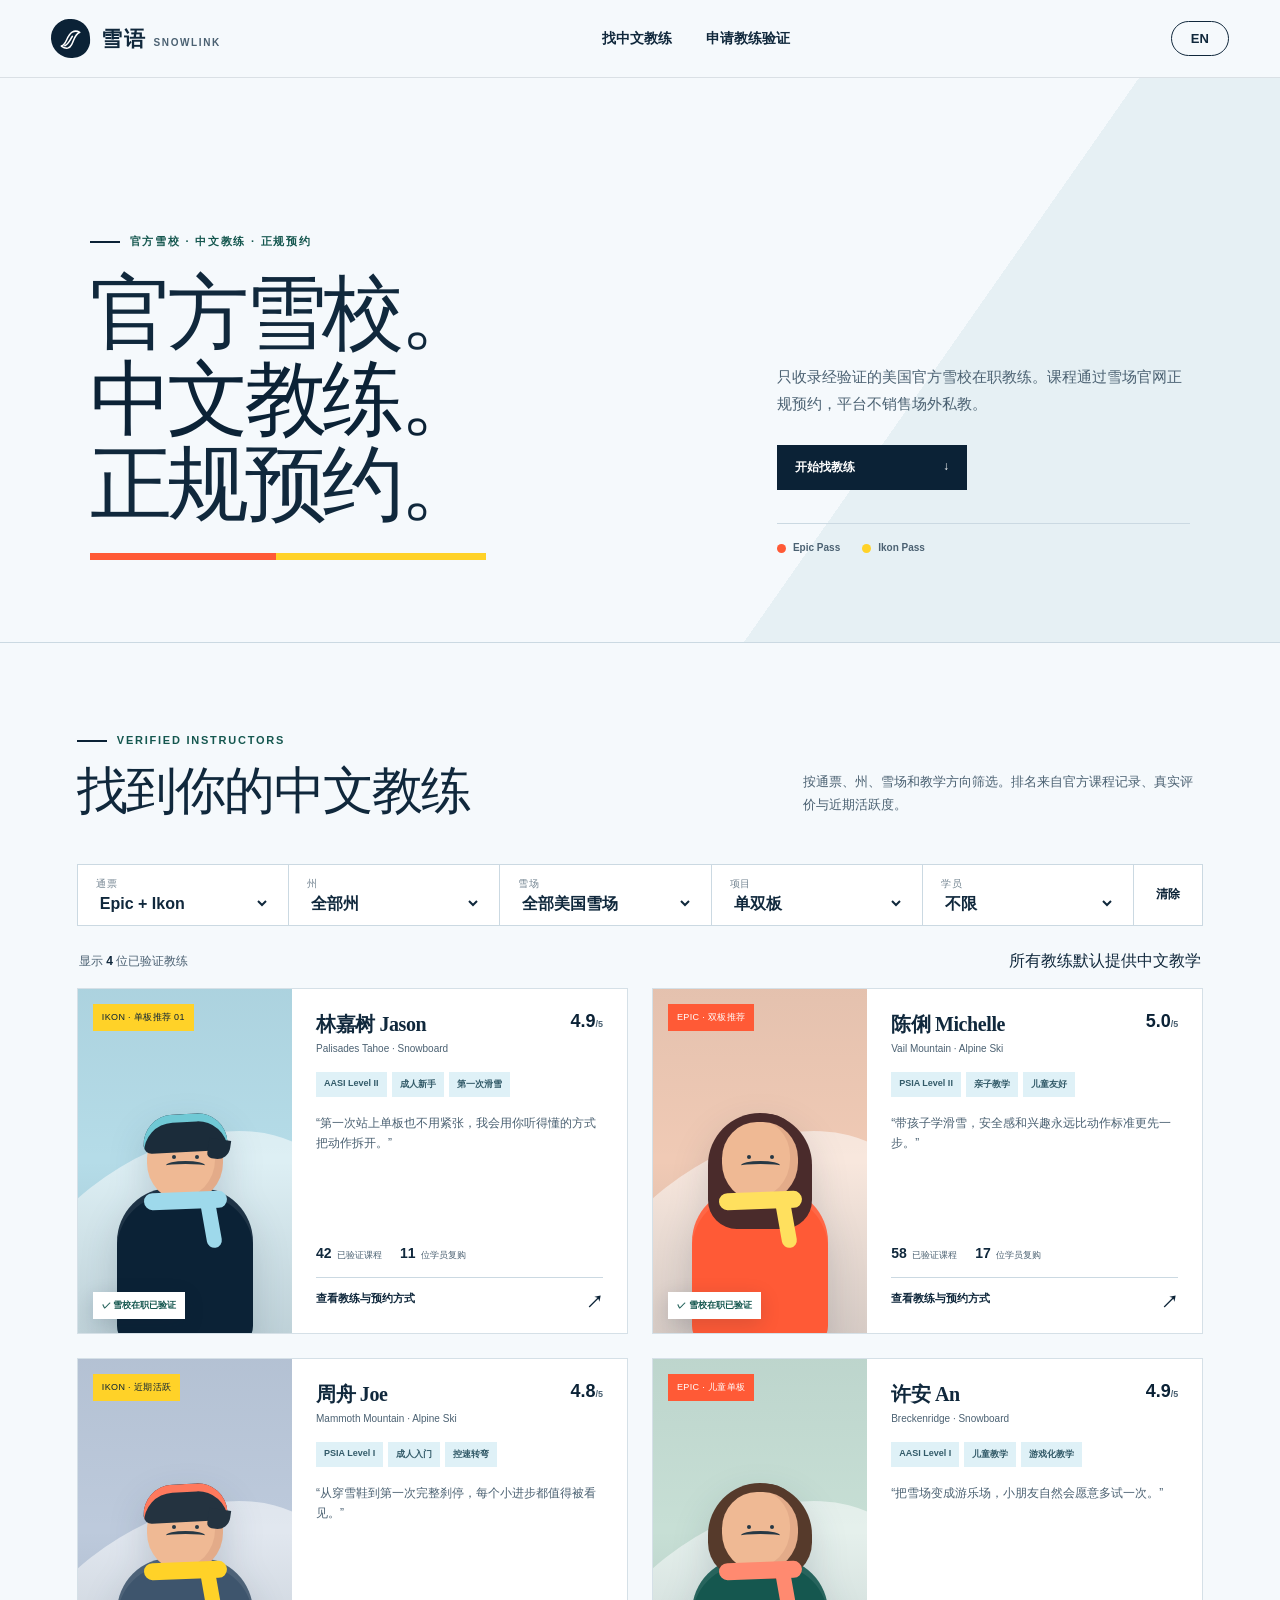
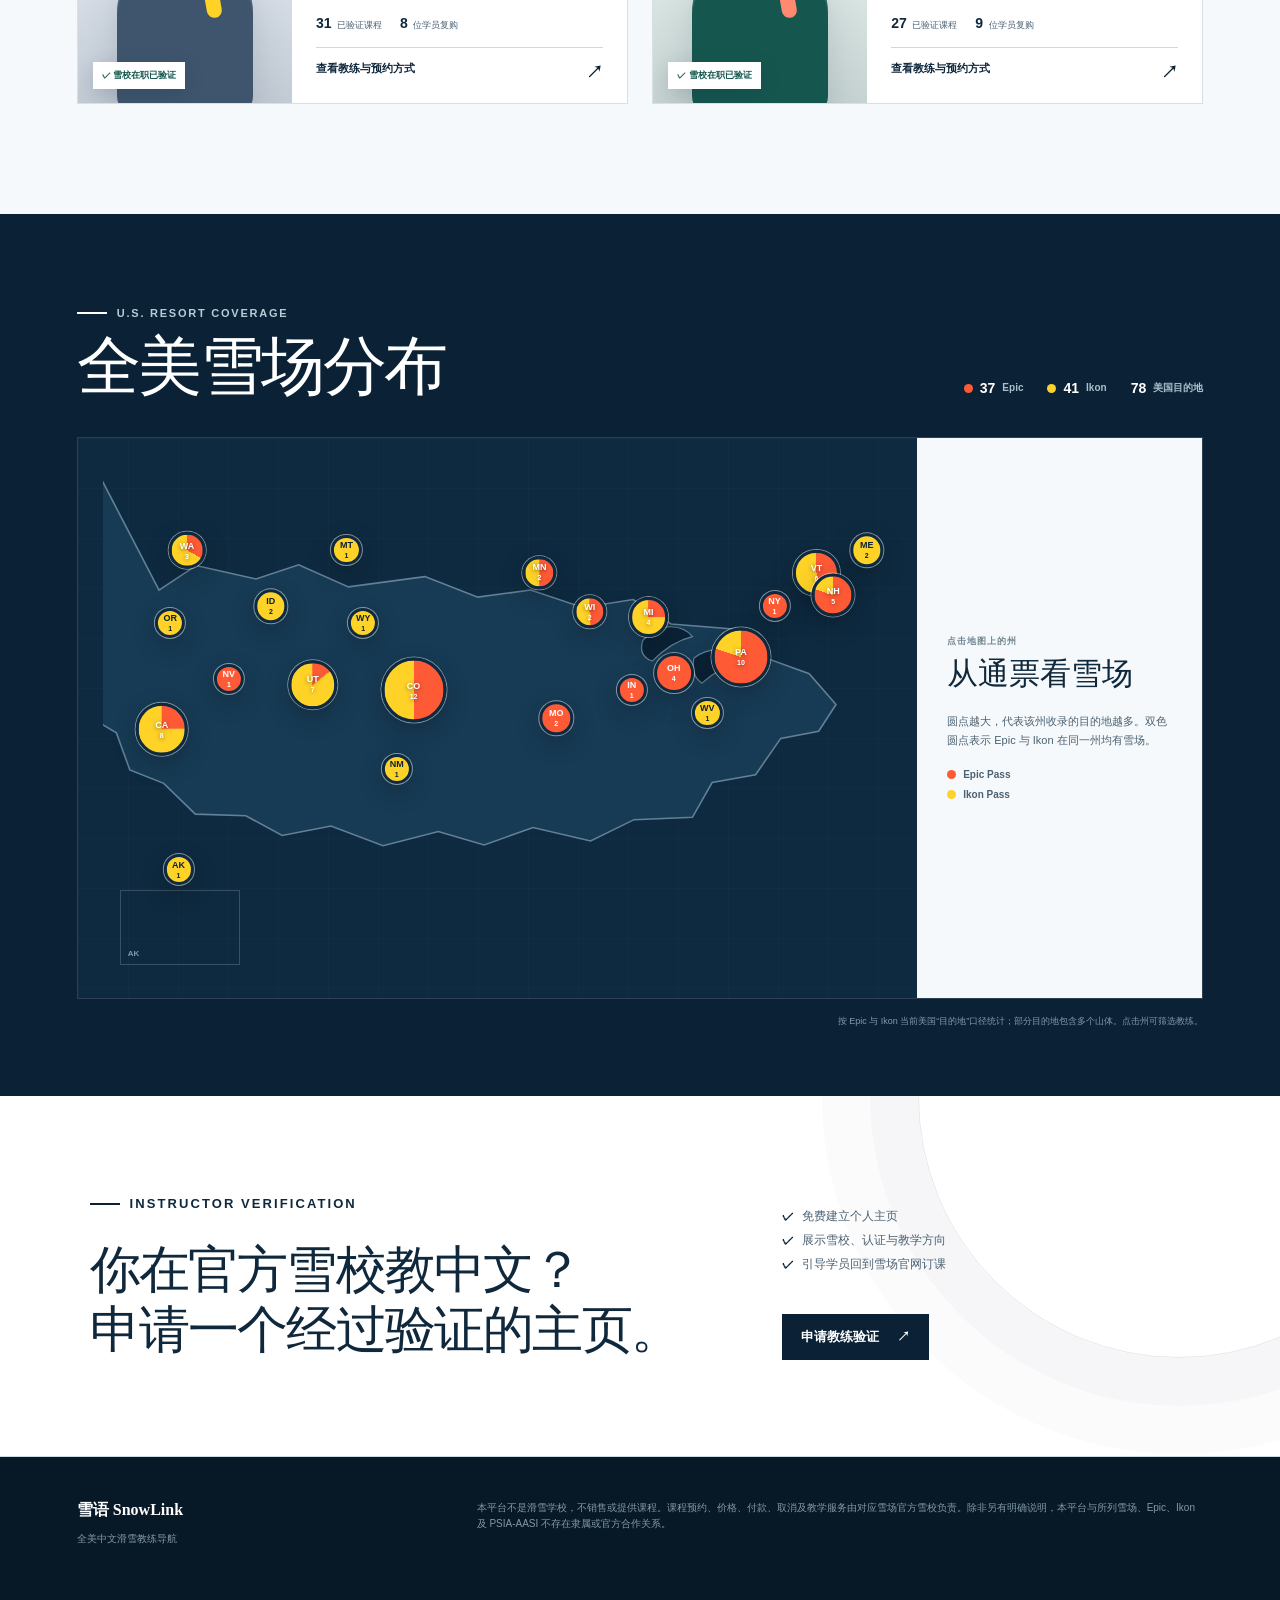
<file: coach-marketplace/index.html>
<!doctype html>
<html lang="zh-CN">
  <head>
    <meta charset="UTF-8" />
    <meta name="viewport" content="width=device-width, initial-scale=1.0" />
    <meta name="description" content="雪语帮助中文滑雪者发现美国官方雪校的中文教练。" />
    <title>雪语 SnowLink｜全美中文滑雪教练导航</title>
    <link rel="stylesheet" href="assets/css/site.css" />
  </head>
  <body>
    <header class="site-header">
      <a class="brand" href="#top" aria-label="雪语首页">
        <span class="brand-mark" aria-hidden="true">
          <svg viewBox="0 0 42 42"><path d="M7 31c8-1 8-14 17-19 4-2 8-1 11 1-8 3-9 11-13 17-3 5-8 7-15 1Z"/><path d="M12 31c6-2 8-8 12-13"/></svg>
        </span>
        <span><strong>雪语</strong><small>SnowLink</small></span>
      </a>
      <nav aria-label="主导航">
        <a href="#discover">找中文教练</a>
        <a href="apply.html">申请教练验证</a>
      </nav>
      <a class="header-action" href="en.html" lang="en" aria-label="Switch to English">EN</a>
    </header>

    <main id="top">
      <section class="find-hero" aria-labelledby="hero-title">
        <div class="find-hero-copy">
          <p class="eyebrow"><span></span> 官方雪校 · 中文教练 · 正规预约</p>
          <h1 id="hero-title">官方雪校。<br /><em>中文教练。</em><br />正规预约。</h1>
        </div>
        <div class="find-hero-side">
          <p>只收录经验证的美国官方雪校在职教练。课程通过雪场官网正规预约，平台不销售场外私教。</p>
          <a href="#discover">开始找教练 <span>↓</span></a>
          <div class="pass-key" aria-label="通票颜色说明">
            <span><i class="epic"></i>Epic Pass</span>
            <span><i class="ikon"></i>Ikon Pass</span>
          </div>
        </div>
      </section>

      <section class="discover" id="discover" aria-labelledby="discover-title">
        <div class="section-heading">
          <div>
            <p class="eyebrow"><span></span> Verified instructors</p>
            <h2 id="discover-title">找到你的中文教练</h2>
          </div>
          <p>按通票、州、雪场和教学方向筛选。排名来自官方课程记录、真实评价与近期活跃度。</p>
        </div>

        <div class="filters" role="group" aria-label="筛选教练">
          <label><span>通票</span><select id="filter-pass"><option value="all">Epic + Ikon</option><option value="epic">Epic Pass</option><option value="ikon">Ikon Pass</option></select></label>
          <label><span>州</span><select id="filter-state"><option value="all">全部州</option></select></label>
          <label><span>雪场</span><select id="filter-resort"><option value="all">全部雪场</option></select></label>
          <label><span>项目</span><select id="filter-discipline"><option value="all">单双板</option><option value="ski">双板</option><option value="snowboard">单板</option></select></label>
          <label><span>学员</span><select id="filter-student"><option value="all">不限</option><option value="adult">成人</option><option value="child">儿童</option></select></label>
          <button class="reset-button" id="reset-filters">清除</button>
        </div>

        <div class="results-meta"><p>显示 <strong id="result-count">4</strong> 位已验证教练</p><span>所有教练默认提供中文教学</span></div>

        <div class="coach-grid" id="coach-grid">
          <article class="coach-card" data-resort="palisades" data-pass="ikon" data-state="CA" data-discipline="snowboard" data-student="adult child">
            <div class="coach-visual portrait-one"><div class="mountain-shape"></div><span class="rank">IKON · 单板推荐 01</span><span class="verified-badge">✓ 雪校在职已验证</span><div class="portrait-person avatar-male person-one" aria-hidden="true"><span class="avatar-hair"></span><i class="avatar-expression"></i><b class="avatar-scarf"></b></div></div>
            <div class="coach-info"><div class="coach-title"><div><h3>林嘉树 Jason</h3><p>Palisades Tahoe · Snowboard</p></div><strong>4.9<small>/5</small></strong></div><div class="tags"><span>AASI Level II</span><span>成人新手</span><span>第一次滑雪</span></div><blockquote>“第一次站上单板也不用紧张，我会用你听得懂的方式把动作拆开。”</blockquote><div class="coach-stats"><span><b>42</b> 已验证课程</span><span><b>11</b> 位学员复购</span></div><button class="profile-button" data-coach="jason">查看教练与预约方式 <span>↗</span></button></div>
          </article>

          <article class="coach-card" data-resort="vail" data-pass="epic" data-state="CO" data-discipline="ski" data-student="adult child">
            <div class="coach-visual portrait-two"><div class="mountain-shape"></div><span class="rank">EPIC · 双板推荐</span><span class="verified-badge">✓ 雪校在职已验证</span><div class="portrait-person avatar-female person-two" aria-hidden="true"><span class="avatar-hair"></span><i class="avatar-expression"></i><b class="avatar-scarf"></b></div></div>
            <div class="coach-info"><div class="coach-title"><div><h3>陈俐 Michelle</h3><p>Vail Mountain · Alpine Ski</p></div><strong>5.0<small>/5</small></strong></div><div class="tags"><span>PSIA Level II</span><span>亲子教学</span><span>儿童友好</span></div><blockquote>“带孩子学滑雪，安全感和兴趣永远比动作标准更先一步。”</blockquote><div class="coach-stats"><span><b>58</b> 已验证课程</span><span><b>17</b> 位学员复购</span></div><button class="profile-button" data-coach="michelle">查看教练与预约方式 <span>↗</span></button></div>
          </article>

          <article class="coach-card" data-resort="mammoth" data-pass="ikon" data-state="CA" data-discipline="ski" data-student="adult">
            <div class="coach-visual portrait-three"><div class="mountain-shape"></div><span class="rank">IKON · 近期活跃</span><span class="verified-badge">✓ 雪校在职已验证</span><div class="portrait-person avatar-male person-three" aria-hidden="true"><span class="avatar-hair"></span><i class="avatar-expression"></i><b class="avatar-scarf"></b></div></div>
            <div class="coach-info"><div class="coach-title"><div><h3>周舟 Joe</h3><p>Mammoth Mountain · Alpine Ski</p></div><strong>4.8<small>/5</small></strong></div><div class="tags"><span>PSIA Level I</span><span>成人入门</span><span>控速转弯</span></div><blockquote>“从穿雪鞋到第一次完整刹停，每个小进步都值得被看见。”</blockquote><div class="coach-stats"><span><b>31</b> 已验证课程</span><span><b>8</b> 位学员复购</span></div><button class="profile-button" data-coach="joe">查看教练与预约方式 <span>↗</span></button></div>
          </article>

          <article class="coach-card" data-resort="breckenridge" data-pass="epic" data-state="CO" data-discipline="snowboard" data-student="child">
            <div class="coach-visual portrait-four"><div class="mountain-shape"></div><span class="rank">EPIC · 儿童单板</span><span class="verified-badge">✓ 雪校在职已验证</span><div class="portrait-person avatar-female person-four" aria-hidden="true"><span class="avatar-hair"></span><i class="avatar-expression"></i><b class="avatar-scarf"></b></div></div>
            <div class="coach-info"><div class="coach-title"><div><h3>许安 An</h3><p>Breckenridge · Snowboard</p></div><strong>4.9<small>/5</small></strong></div><div class="tags"><span>AASI Level I</span><span>儿童教学</span><span>游戏化教学</span></div><blockquote>“把雪场变成游乐场，小朋友自然会愿意多试一次。”</blockquote><div class="coach-stats"><span><b>27</b> 已验证课程</span><span><b>9</b> 位学员复购</span></div><button class="profile-button" data-coach="an">查看教练与预约方式 <span>↗</span></button></div>
          </article>
        </div>
        <div class="empty-state" id="empty-state" hidden><strong>这个地区还没有已验证教练</strong><p>我们正在邀请该雪场的中文教练加入。</p><button id="empty-reset">查看全部教练</button></div>
      </section>

      <section class="national-map-section" id="resort-map" aria-labelledby="map-title">
        <div class="map-section-head">
          <div><p class="eyebrow light"><span></span> U.S. resort coverage</p><h2 id="map-title">全美雪场分布</h2></div>
          <div class="map-totals"><span><i class="epic"></i><b>37</b> Epic</span><span><i class="ikon"></i><b>41</b> Ikon</span><span><b>78</b> 美国目的地</span></div>
        </div>
        <div class="us-map-layout">
          <div class="us-map" id="us-map" aria-label="Epic 和 Ikon 美国雪场州级分布图">
            <svg viewBox="0 0 1000 590" role="img" aria-label="美国本土地图轮廓">
              <path class="us-shape" d="M71 126 118 95l76 17 54-18 63 28 97-13 67 26 67-9 66 22 64-10 48 31 86 7 31 35 58 21 34 39-22 34-48 9-32 46-55 10-25 44-74 3-55 27-73-17-62 22-58-17-70 18-66-25-62 12-46-25-64-2-40-39-43-17-17-47-47-28 9-48-37-31 19-48-21-48 27-47-17-43 43-38Z"/>
              <path class="great-lakes" d="M684 190c22-25 51-20 63-5-21 5-36 16-51 31-11-4-16-13-12-26Zm65 22c25-18 47-9 60 4-18 4-34 14-50 28-10-7-13-19-10-32Z"/>
            </svg>
            <div id="map-points"></div>
            <div class="alaska-inset"><span>AK</span><i></i></div>
            <div class="map-tooltip" id="map-tooltip" hidden></div>
          </div>
          <aside class="map-inspector" id="map-inspector">
            <p>点击地图上的州</p>
            <h3>从通票看雪场</h3>
            <p>圆点越大，代表该州收录的目的地越多。双色圆点表示 Epic 与 Ikon 在同一州均有雪场。</p>
            <div class="inspector-key"><span><i class="epic"></i>Epic Pass</span><span><i class="ikon"></i>Ikon Pass</span></div>
          </aside>
        </div>
        <p class="map-source">按 Epic 与 Ikon 当前美国“目的地”口径统计；部分目的地包含多个山体。点击州可筛选教练。</p>
      </section>

      <section class="instructor-callout" id="for-instructors">
        <div><p class="eyebrow light"><span></span> Instructor verification</p><h2>你在官方雪校教中文？<br />申请一个经过验证的主页。</h2></div>
        <div>
          <ul><li>免费建立个人主页</li><li>展示雪校、认证与教学方向</li><li>引导学员回到雪场官网订课</li></ul>
          <a class="apply-link" href="apply.html">申请教练验证 <span>↗</span></a>
        </div>
      </section>
    </main>

    <footer>
      <div class="footer-brand"><strong>雪语 SnowLink</strong><p>全美中文滑雪教练导航</p></div>
      <p class="disclaimer">本平台不是滑雪学校，不销售或提供课程。课程预约、价格、付款、取消及教学服务由对应雪场官方雪校负责。除非另有明确说明，本平台与所列雪场、Epic、Ikon 及 PSIA-AASI 不存在隶属或官方合作关系。</p>
    </footer>

    <div class="modal-backdrop" id="coach-modal" hidden>
      <section class="modal coach-modal" role="dialog" aria-modal="true" aria-labelledby="modal-coach-name">
        <button class="modal-close" aria-label="关闭">×</button>
        <div class="modal-header"><span class="verified-badge dark">✓ 雪校在职已验证</span><p id="modal-resort">Palisades Tahoe · 官方雪校</p><h2 id="modal-coach-name">林嘉树 Jason</h2><div class="tags" id="modal-tags"></div></div>
        <div class="modal-body">
          <div class="booking-status"><span>指定教练政策</span><strong id="modal-policy"></strong></div><h3 id="modal-how-title"></h3>
          <ol><li id="modal-step-one"></li><li id="modal-step-two"></li><li>雪校将根据教练档期确认最终安排。</li></ol>
          <div class="request-template"><span>英文请求模板</span><p id="request-copy"></p><button id="copy-request">复制模板</button></div>
          <a class="official-link" id="modal-official-link" href="#" target="_blank" rel="noopener noreferrer">前往雪场官网订课 <span>↗</span></a><small>你将离开雪语，价格与最终安排以雪场官网为准。</small>
        </div>
      </section>
    </div>

    <script src="data/resorts.js"></script>
    <script src="assets/js/app.js"></script>
  </body>
</html>
</file>
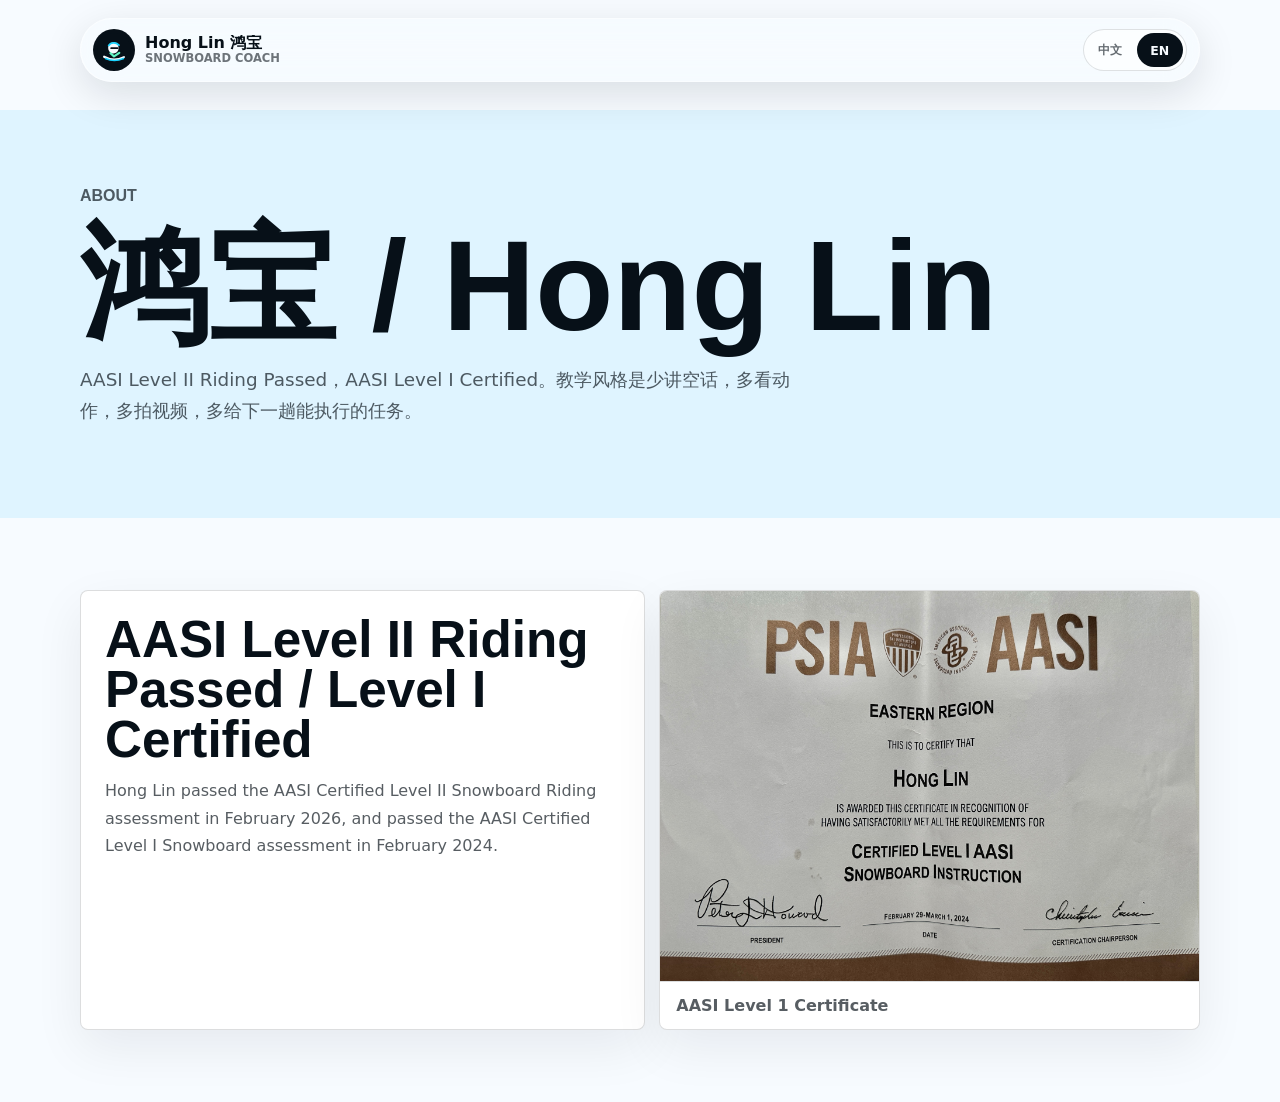
<file: about.html>
<!DOCTYPE html>
<html lang="zh-CN">
  <head>
    <meta charset="UTF-8" />
    <meta name="viewport" content="width=device-width, initial-scale=1.0" />
    <meta name="theme-color" content="#071018" />
    <meta name="apple-mobile-web-app-capable" content="yes" />
    <meta name="apple-mobile-web-app-title" content="Hong Snow" />
    <meta name="apple-mobile-web-app-status-bar-style" content="black-translucent" />
    <link rel="manifest" href="./manifest.webmanifest" />
    <link rel="apple-touch-icon" href="./assets/app-icons/apple-touch-icon.png" />
    <link rel="icon" href="./assets/icons/favicon.svg" type="image/svg+xml" />
    <title>关于我 | Hong Lin 鸿宝</title>
    <link rel="stylesheet" href="./assets/css/site.css" />
  </head>
  <body class="subpage">
    <header class="site-header" aria-label="主导航">
      <a class="brand" href="./index.html"><span class="brand-mark"><img src="./assets/snowboard-avatar.svg" alt="" /></span><span><strong>Hong Lin 鸿宝</strong><small>Snowboard Coach</small></span></a>
      <nav class="nav-links"><a href="./index.html">首页</a><a href="./programs.html">课程</a><a href="./student-clips.html">学员视频</a><a href="./about.html">关于我</a><a href="./index.html#booking">预约</a></nav>
      <div class="language-toggle"><button type="button" class="active" data-lang="zh">中文</button><button type="button" data-lang="en">EN</button></div>
    </header>
    <main class="subpage-main">
      <section class="subpage-hero">
        <p class="section-label">About</p>
        <h1>鸿宝 / Hong Lin</h1>
        <p>AASI Level II Riding Passed，AASI Level I Certified。教学风格是少讲空话，多看动作，多拍视频，多给下一趟能执行的任务。</p>
      </section>
      <section class="credentials">
        <div class="credential-layout">
          <article class="credential-copy"><h3>AASI Level II Riding Passed / Level I Certified</h3><p>2026 年 2 月通过 AASI Certified Level II Snowboard Riding assessment。训练会参考 AASI 技术基本功，但不会把课变成考试。目标是让你在真实雪道上更稳、更清楚、更敢滑。</p></article>
          <div class="credential-images"><figure><img src="./assets/aasi-certification-l1-hong-lin.jpg" alt="Hong Lin 的 AASI Level 1 证书照片" /><figcaption>AASI Level 1 认证</figcaption></figure></div>
        </div>
      </section>
    </main>
    <script src="./assets/js/site.js"></script>
  </body>
</html>
</file>
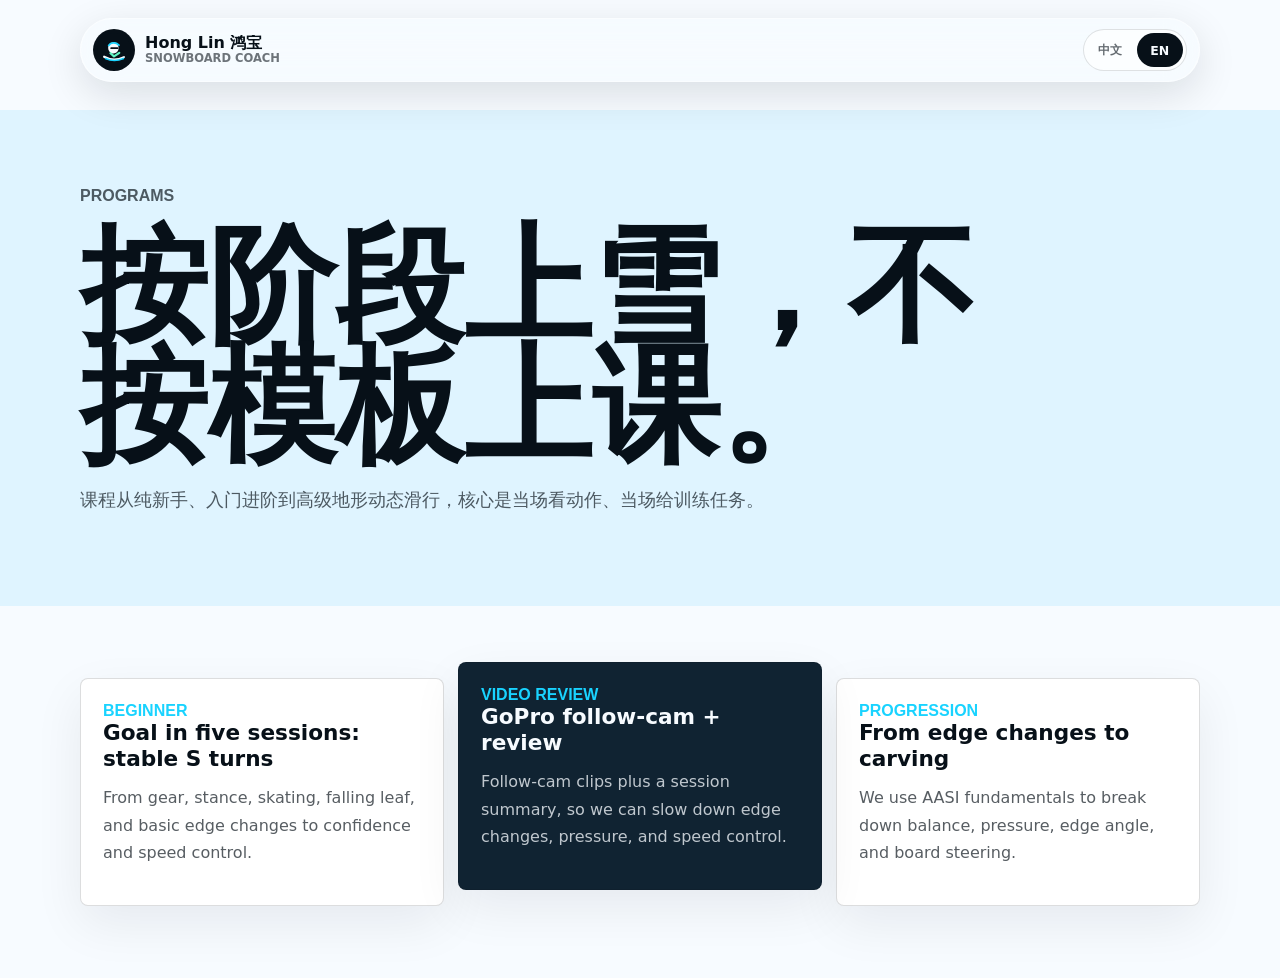
<file: programs.html>
<!DOCTYPE html>
<html lang="zh-CN">
  <head>
    <meta charset="UTF-8" />
    <meta name="viewport" content="width=device-width, initial-scale=1.0" />
    <meta name="theme-color" content="#071018" />
    <meta name="apple-mobile-web-app-capable" content="yes" />
    <meta name="apple-mobile-web-app-title" content="Hong Snow" />
    <meta name="apple-mobile-web-app-status-bar-style" content="black-translucent" />
    <link rel="manifest" href="./manifest.webmanifest" />
    <link rel="apple-touch-icon" href="./assets/app-icons/apple-touch-icon.png" />
    <link rel="icon" href="./assets/icons/favicon.svg" type="image/svg+xml" />
    <title>课程 | Hong Lin 鸿宝</title>
    <link rel="stylesheet" href="./assets/css/site.css" />
  </head>
  <body class="subpage">
    <header class="site-header" aria-label="主导航">
      <a class="brand" href="./index.html"><span class="brand-mark"><img src="./assets/snowboard-avatar.svg" alt="" /></span><span><strong>Hong Lin 鸿宝</strong><small>Snowboard Coach</small></span></a>
      <nav class="nav-links"><a href="./index.html">首页</a><a href="./programs.html">课程</a><a href="./student-clips.html">学员视频</a><a href="./about.html">关于我</a><a href="./index.html#booking">预约</a></nav>
      <div class="language-toggle"><button type="button" class="active" data-lang="zh">中文</button><button type="button" data-lang="en">EN</button></div>
    </header>
    <main class="subpage-main">
      <section class="subpage-hero">
        <p class="section-label">Programs</p>
        <h1>按阶段上雪，不按模板上课。</h1>
        <p>课程从纯新手、入门进阶到高级地形动态滑行，核心是当场看动作、当场给训练任务。</p>
      </section>
      <section class="courses">
        <div class="course-grid">
          <article class="course-card"><span class="course-tag">Beginner</span><h3>纯新手 beginner</h3><p>第一次上雪、建立安全感、控速、推坡、落叶飘、基础换刃。</p></article>
          <article class="course-card featured"><span class="course-tag">Intermediate</span><h3>新手入门进阶</h3><p>稳定 S 弯、减少卡刃、理解板刃和压力，让每趟有清楚训练目标。</p></article>
          <article class="course-card"><span class="course-tag">Advanced</span><h3>高级地形动态滑行</h3><p>更复杂地形、动态平衡、刻滑入门、线路选择和节奏控制。</p></article>
        </div>
      </section>
    </main>
    <script src="./assets/js/site.js"></script>
  </body>
</html>
</file>
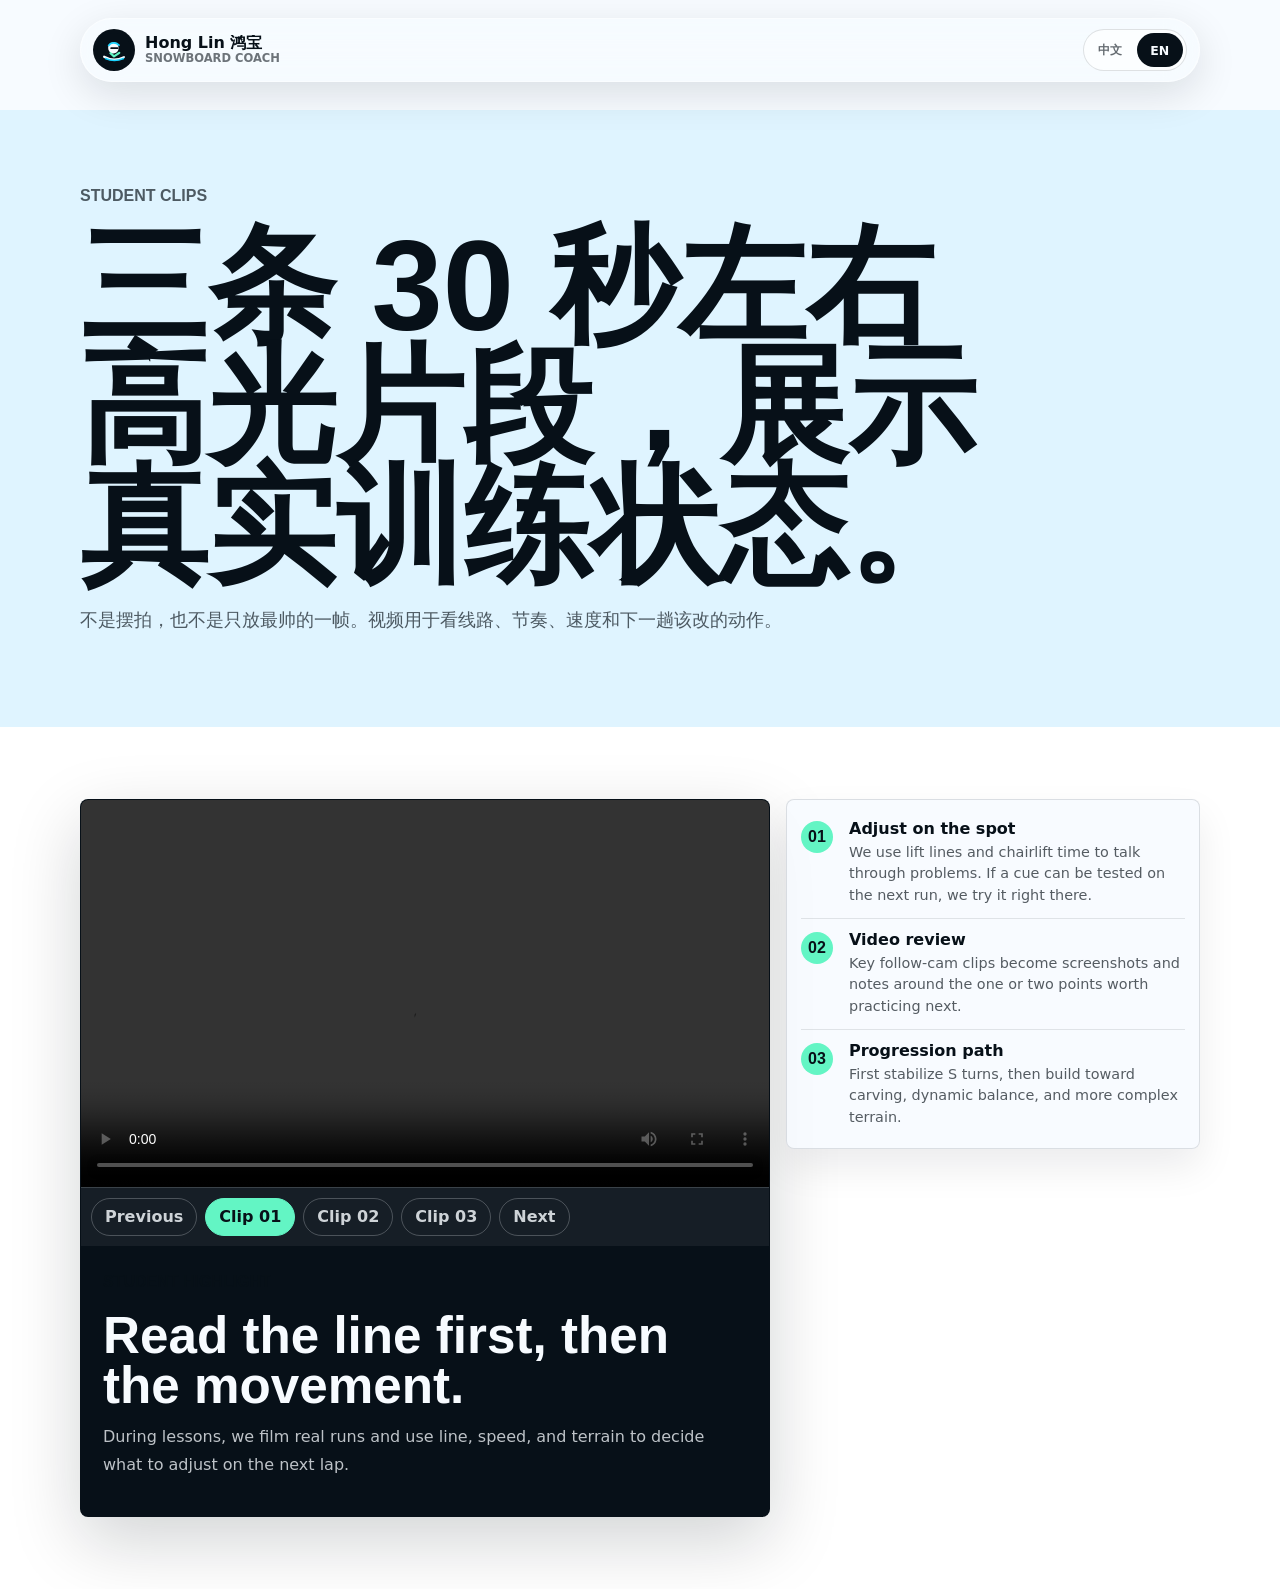
<file: student-clips.html>
<!DOCTYPE html>
<html lang="zh-CN">
  <head>
    <meta charset="UTF-8" />
    <meta name="viewport" content="width=device-width, initial-scale=1.0" />
    <meta name="theme-color" content="#071018" />
    <meta name="apple-mobile-web-app-capable" content="yes" />
    <meta name="apple-mobile-web-app-title" content="Hong Snow" />
    <meta name="apple-mobile-web-app-status-bar-style" content="black-translucent" />
    <link rel="manifest" href="./manifest.webmanifest" />
    <link rel="apple-touch-icon" href="./assets/app-icons/apple-touch-icon.png" />
    <link rel="icon" href="./assets/icons/favicon.svg" type="image/svg+xml" />
    <title>学员视频 | Hong Lin 鸿宝</title>
    <link rel="stylesheet" href="./assets/css/site.css" />
  </head>
  <body class="subpage">
    <header class="site-header" aria-label="主导航">
      <a class="brand" href="./index.html"><span class="brand-mark"><img src="./assets/snowboard-avatar.svg" alt="" /></span><span><strong>Hong Lin 鸿宝</strong><small>Snowboard Coach</small></span></a>
      <nav class="nav-links"><a href="./index.html">首页</a><a href="./programs.html">课程</a><a href="./student-clips.html">学员视频</a><a href="./about.html">关于我</a><a href="./index.html#booking">预约</a></nav>
      <div class="language-toggle"><button type="button" class="active" data-lang="zh">中文</button><button type="button" data-lang="en">EN</button></div>
    </header>
    <main class="subpage-main">
      <section class="subpage-hero">
        <p class="section-label">Student Clips</p>
        <h1>三条 30 秒左右高光片段，展示真实训练状态。</h1>
        <p>不是摆拍，也不是只放最帅的一帧。视频用于看线路、节奏、速度和下一趟该改的动作。</p>
      </section>
      <section class="student-lines">
        <div class="student-layout">
          <article class="student-video-card">
            <video class="student-player" src="./assets/student-highlight-1.mp4" preload="metadata" controls playsinline></video>
            <div class="clip-controls" aria-label="学员视频切换">
              <button type="button" class="clip-prev">上一条</button>
              <button type="button" class="clip-tab active" data-clip-index="0">片段 01</button>
              <button type="button" class="clip-tab" data-clip-index="1">片段 02</button>
              <button type="button" class="clip-tab" data-clip-index="2">片段 03</button>
              <button type="button" class="clip-next">下一条</button>
            </div>
            <div class="student-video-caption"><p class="episode">学员训练片段</p><h3>看得见的问题，才改得快。</h3><p>上课时会保留关键片段，用来做课后复盘和下一次训练建议。</p></div>
          </article>
          <aside class="coach-notes"><article><span>01</span><h3>路线</h3><p>先看 line choice 和控速。</p></article><article><span>02</span><h3>动作</h3><p>再看重心、板刃和压力。</p></article><article><span>03</span><h3>下一趟</h3><p>最后给一个能马上尝试的动作。</p></article></aside>
        </div>
      </section>
    </main>
    <script src="./assets/js/site.js"></script>
  </body>
</html>
</file>
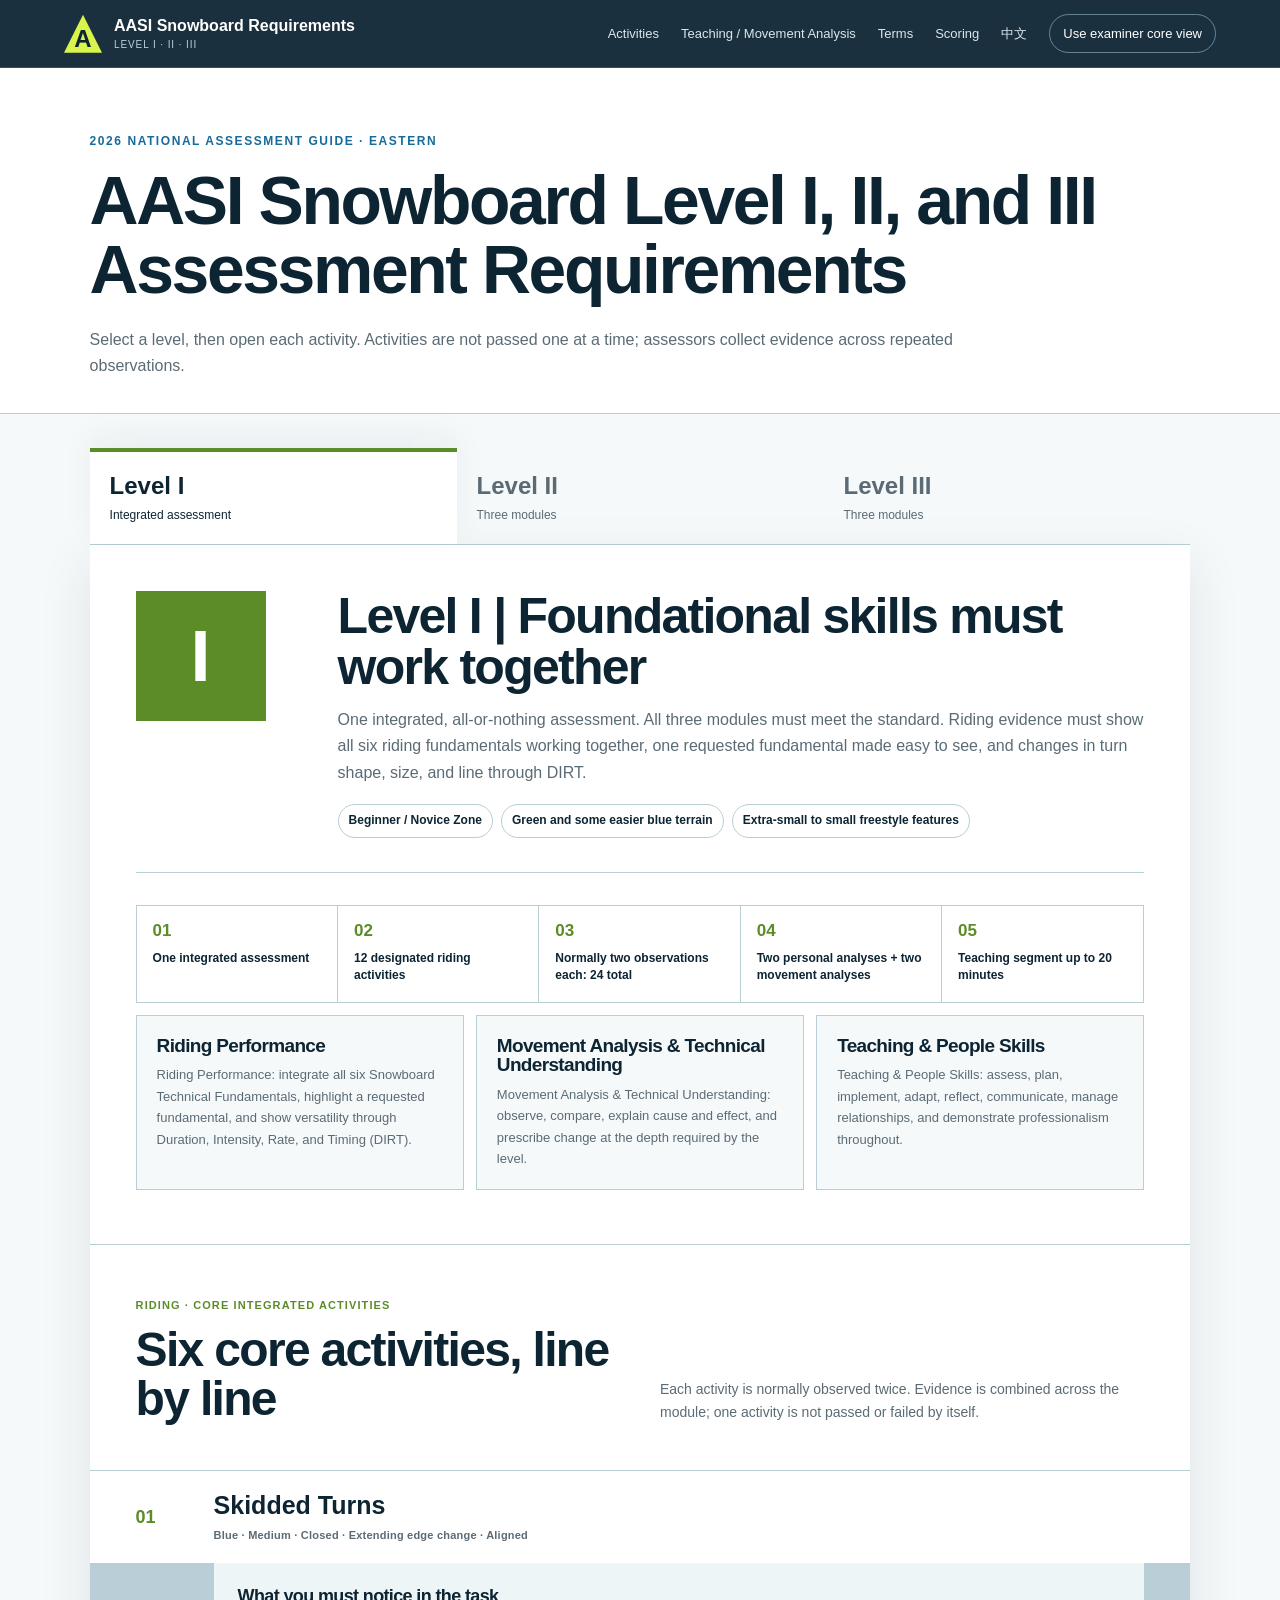
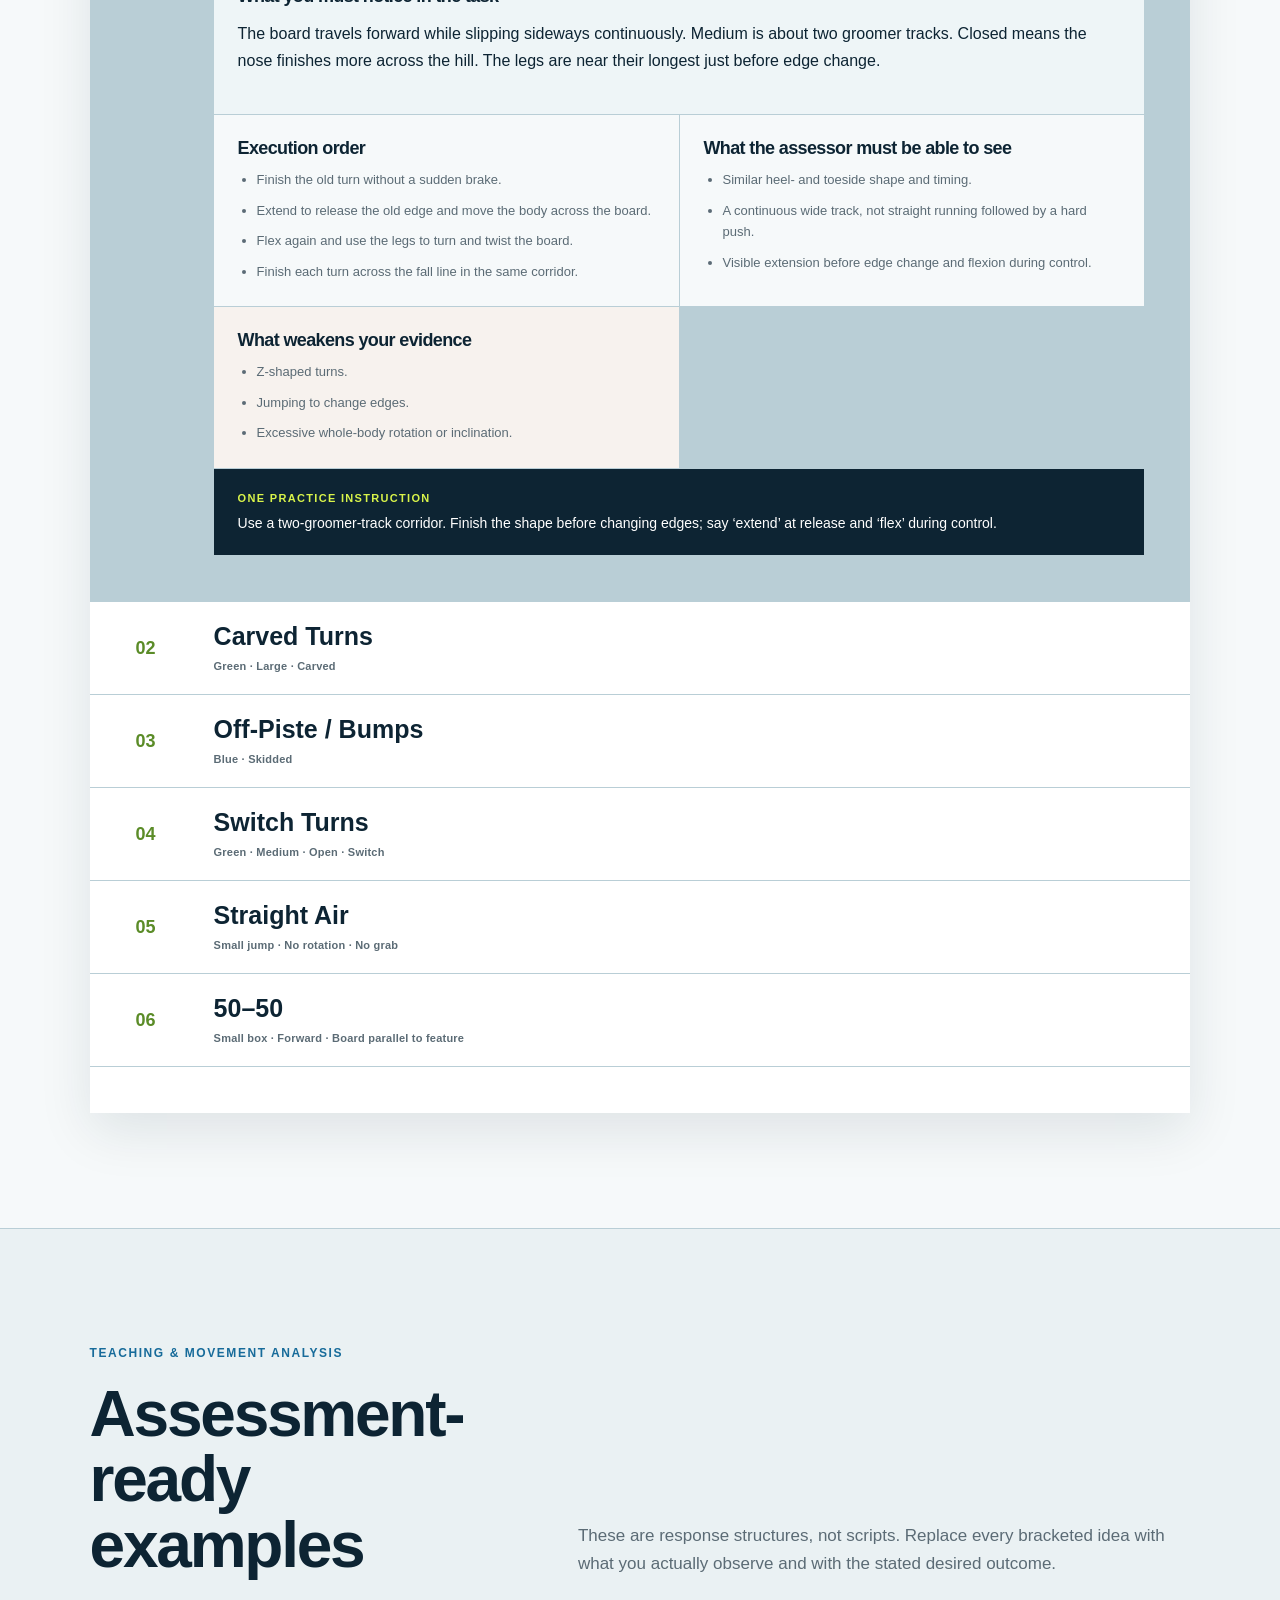
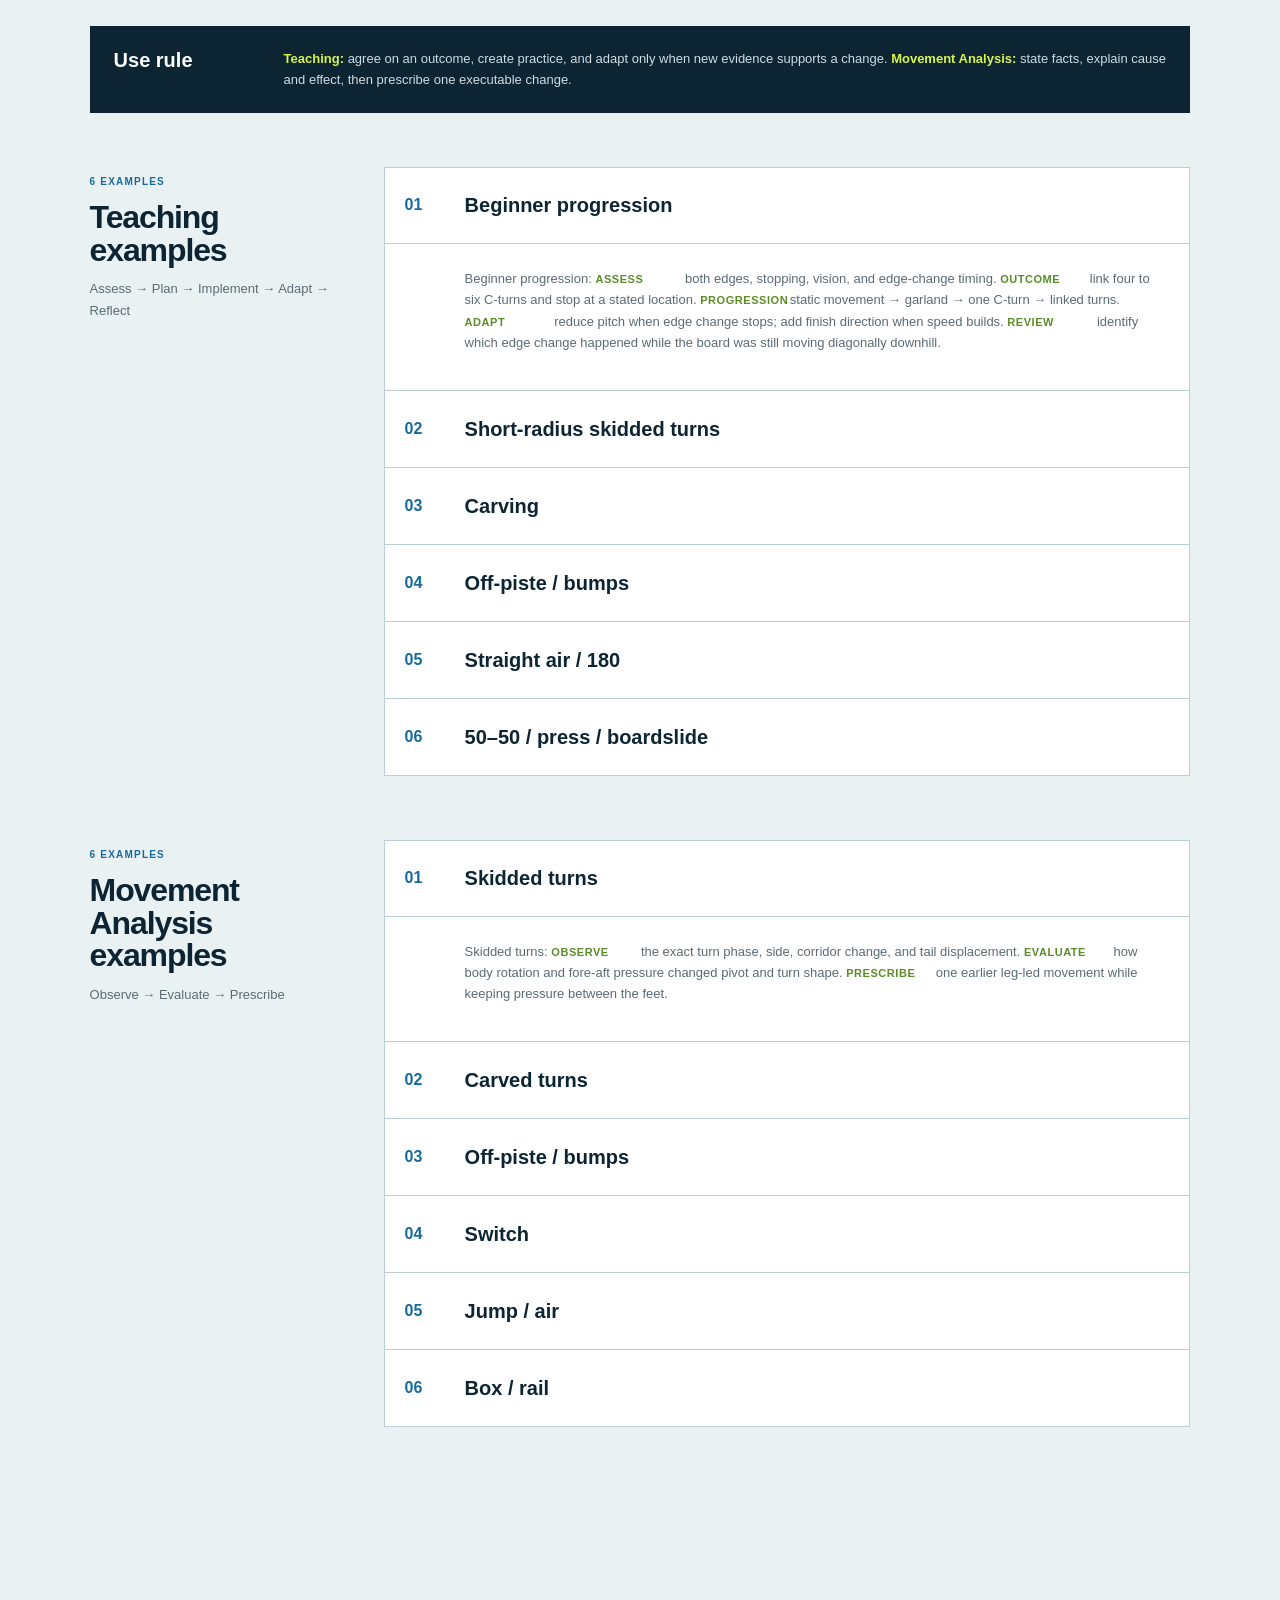
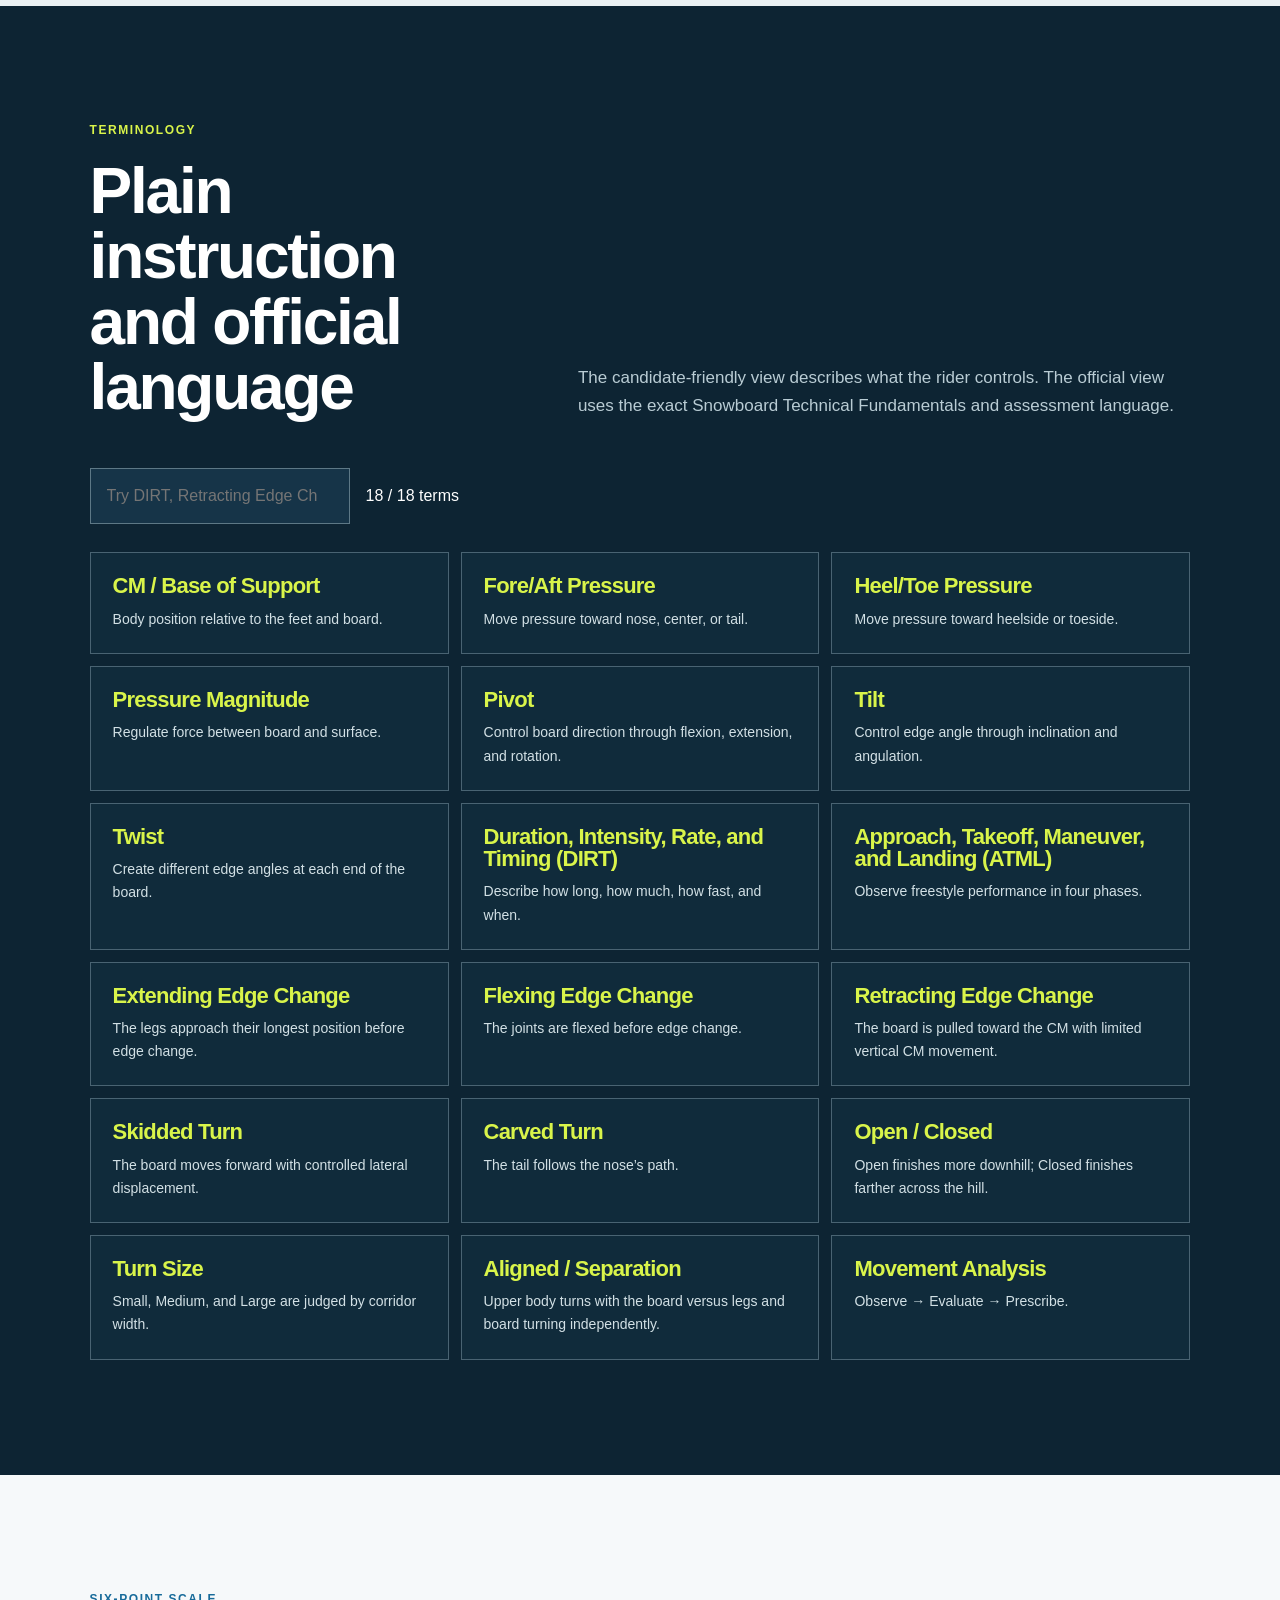
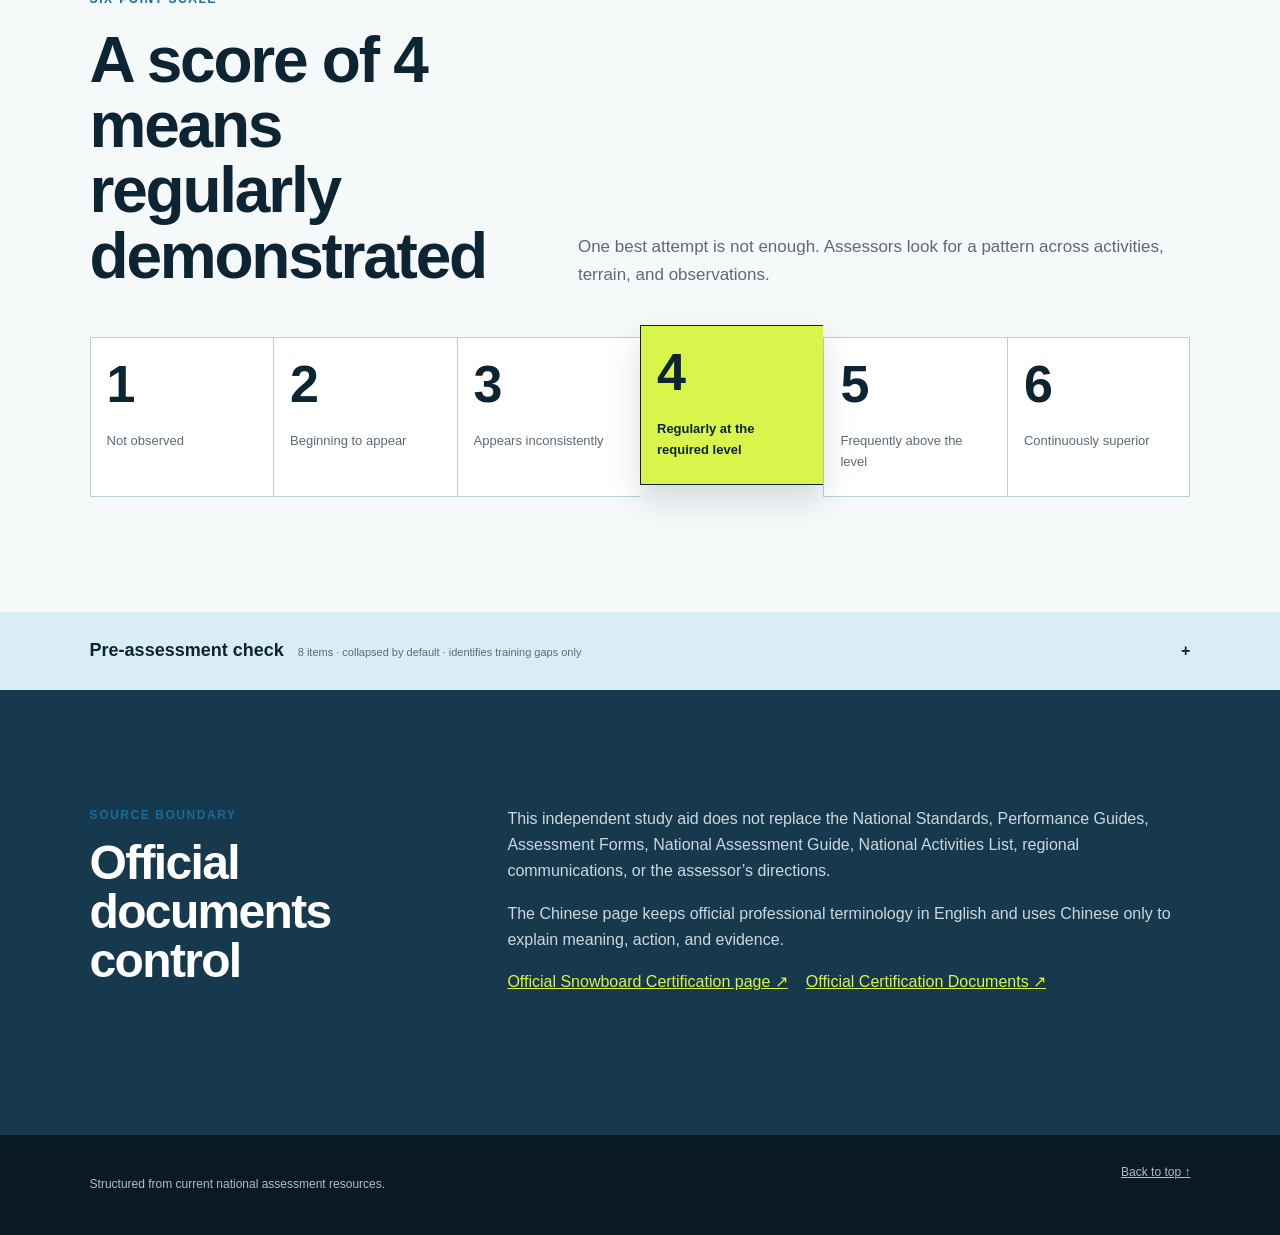
<file: aasi-exam-guide/en.html>
<!doctype html><html lang="en"><head><meta charset="utf-8"><meta name="viewport" content="width=device-width,initial-scale=1"><meta name="description" content="Plain-language and official-terminology guide to AASI Snowboard Level I, II, and III assessment requirements."><meta name="theme-color" content="#0d2433"><title>AASI Snowboard Assessment Requirements</title><link rel="icon" href="assets/icons/favicon.svg" type="image/svg+xml"><link rel="stylesheet" href="assets/css/site.css"></head>
<body><a class="skip-link" href="#main">Skip to content</a><header class="site-header"><a class="brand" href="#top"><span class="brand-mark" aria-hidden="true">A</span><span><strong>AASI Snowboard Requirements</strong><small>Level I · II · III</small></span></a><nav aria-label="Primary"><a href="#levels">Activities</a><a href="#examples">Teaching / Movement Analysis</a><a href="#terms">Terms</a><a href="#score">Scoring</a><a href="index.html" hreflang="zh-CN">中文</a><button class="view-toggle" id="examiner-toggle" type="button" aria-pressed="false">Use examiner core view</button></nav></header>
<main id="main"><section class="exam-index" id="top"><p class="eyebrow">2026 National Assessment Guide · Eastern</p><h1>AASI Snowboard Level I, II, and III Assessment Requirements</h1><p>Select a level, then open each activity. Activities are not passed one at a time; assessors collect evidence across repeated observations.</p></section>
<section class="section intro" id="levels"><div class="level-tabs" role="tablist" aria-label="Certification level"><button role="tab" aria-selected="true" aria-controls="level-panel" id="tab-1" data-level="1">Level I <small>Integrated assessment</small></button><button role="tab" aria-selected="false" aria-controls="level-panel" id="tab-2" data-level="2">Level II <small>Three modules</small></button><button role="tab" aria-selected="false" aria-controls="level-panel" id="tab-3" data-level="3">Level III <small>Three modules</small></button></div><div id="level-panel" class="level-panel" role="tabpanel" aria-labelledby="tab-1" tabindex="0"></div></section>
<section class="section exam-examples" id="examples"><div class="section-heading"><p class="eyebrow">Teaching & Movement Analysis</p><h2>Assessment-ready examples</h2><p>These are response structures, not scripts. Replace every bracketed idea with what you actually observe and with the stated desired outcome.</p></div><div class="example-rule"><strong>Use rule</strong><p><b>Teaching:</b> agree on an outcome, create practice, and adapt only when new evidence supports a change. <b>Movement Analysis:</b> state facts, explain cause and effect, then prescribe one executable change.</p></div><div id="english-examples"></div></section>
<section class="section language" id="terms"><div class="section-heading inverse"><p class="eyebrow">Terminology</p><h2>Plain instruction and official language</h2><p>The candidate-friendly view describes what the rider controls. The official view uses the exact Snowboard Technical Fundamentals and assessment language.</p></div><div class="term-search"><input id="term-filter" type="search" placeholder="Try DIRT, Retracting Edge Change, pivot, CM…" autocomplete="off"><span id="term-count">18 / 18 terms</span></div><div class="term-grid" id="term-grid"></div></section>
<section class="section score" id="score"><div class="section-heading"><p class="eyebrow">Six-point scale</p><h2>A score of 4 means regularly demonstrated</h2><p>One best attempt is not enough. Assessors look for a pattern across activities, terrain, and observations.</p></div><ol class="score-scale"><li><b>1</b><span>Not observed</span></li><li><b>2</b><span>Beginning to appear</span></li><li><b>3</b><span>Appears inconsistently</span></li><li class="pass"><b>4</b><span>Regularly at the required level</span></li><li><b>5</b><span>Frequently above the level</span></li><li><b>6</b><span>Continuously superior</span></li></ol></section>
<details class="quick-check compact-check" id="quick-check"><summary><strong>Pre-assessment check</strong><span>8 items · collapsed by default · identifies training gaps only</span></summary><div class="compact-check-content"><div class="checklist" id="checklist"></div><div class="check-result" aria-live="polite"><span id="check-score">0 / 8</span><p id="check-message">Start with the first item.</p></div></div></details>
<section class="section sources"><div><p class="eyebrow">Source boundary</p><h2>Official documents control</h2></div><div class="source-copy"><p>This independent study aid does not replace the National Standards, Performance Guides, Assessment Forms, National Assessment Guide, National Activities List, regional communications, or the assessor’s directions.</p><p>The Chinese page keeps official professional terminology in English and uses Chinese only to explain meaning, action, and evidence.</p><p><a href="https://thesnowpros.org/get-certified/snowboard/">Official Snowboard Certification page ↗</a><a href="https://thesnowpros.org/certification-documents/">Official Certification Documents ↗</a></p></div></section></main><footer><p>Structured from current national assessment resources.</p><a href="#top">Back to top ↑</a></footer><script src="assets/js/app-en.js"></script></body></html>
</file>
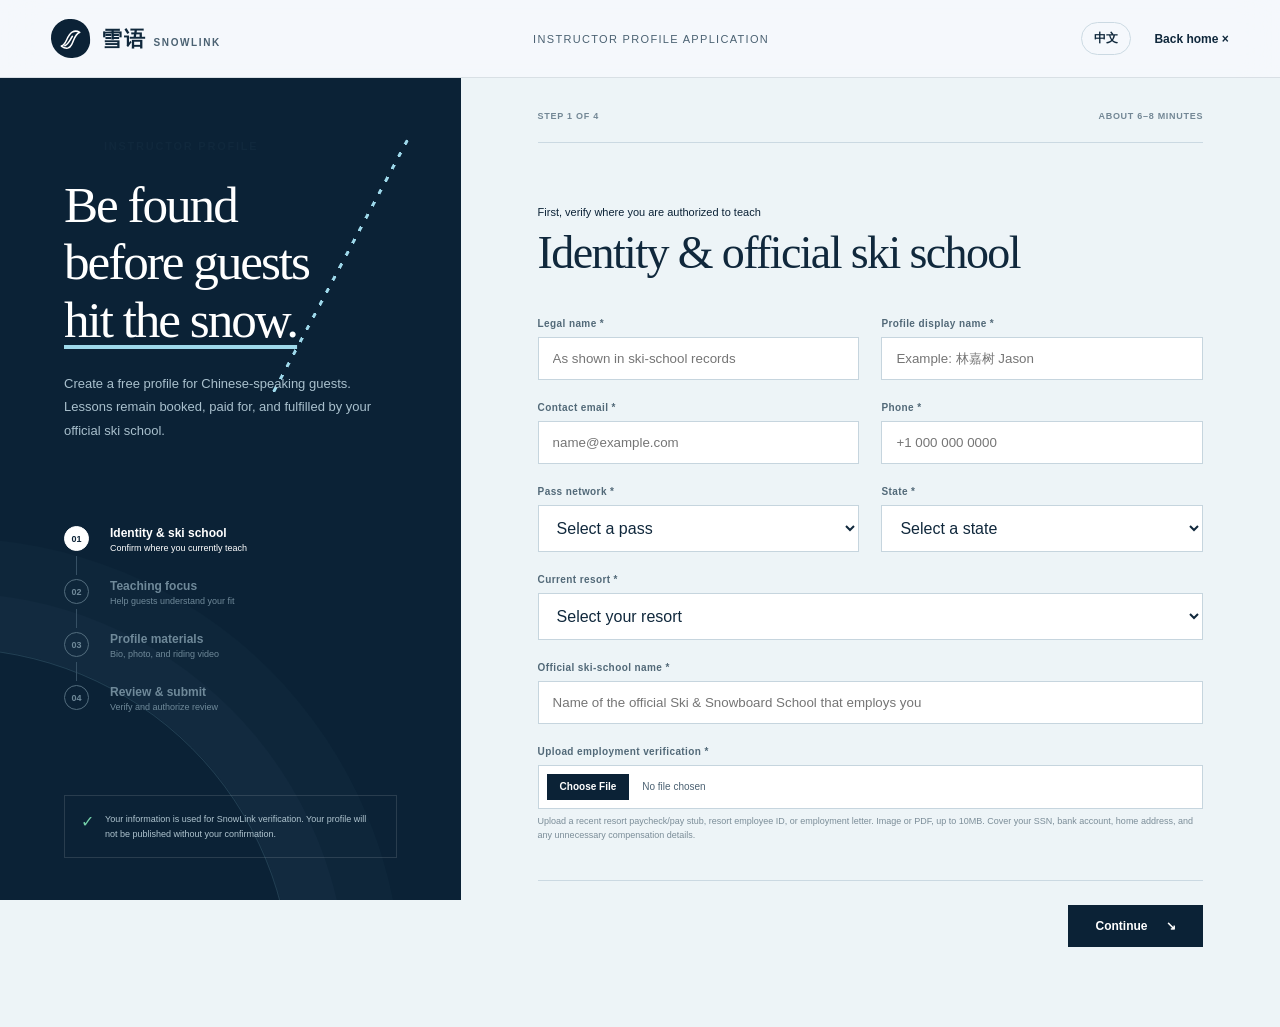
<file: coach-marketplace/apply-en.html>
<!doctype html>
<html lang="en">
  <head>
    <meta charset="UTF-8" />
    <meta name="viewport" content="width=device-width, initial-scale=1.0" />
    <meta name="description" content="Apply for a verified SnowLink instructor profile." />
    <title>Instructor verification | SnowLink</title>
    <link rel="stylesheet" href="assets/css/site.css" />
    <link rel="stylesheet" href="assets/css/apply.css" />
  </head>
  <body class="apply-page">
    <header class="site-header">
      <a class="brand" href="en.html" aria-label="SnowLink home"><span class="brand-mark" aria-hidden="true"><svg viewBox="0 0 42 42"><path d="M7 31c8-1 8-14 17-19 4-2 8-1 11 1-8 3-9 11-13 17-3 5-8 7-15 1Z"/><path d="M12 31c6-2 8-8 12-13"/></svg></span><span><strong>雪语</strong><small>SnowLink</small></span></a>
      <p class="apply-header-label">INSTRUCTOR PROFILE APPLICATION</p>
      <div class="header-links"><a href="apply.html" lang="zh-CN" aria-label="切换到中文">中文</a><a class="back-home" href="en.html">Back home ×</a></div>
    </header>

    <main class="application-shell">
      <aside class="application-rail">
        <div><p class="eyebrow light"><span></span> Instructor profile</p><h1>Be found<br />before guests<br /><em>hit the snow.</em></h1><p class="rail-intro">Create a free profile for Chinese-speaking guests. Lessons remain booked, paid for, and fulfilled by your official ski school.</p></div>
        <ol class="progress-list" aria-label="Application progress">
          <li class="active" data-progress="1"><span>01</span><div><b>Identity &amp; ski school</b><small>Confirm where you currently teach</small></div></li>
          <li data-progress="2"><span>02</span><div><b>Teaching focus</b><small>Help guests understand your fit</small></div></li>
          <li data-progress="3"><span>03</span><div><b>Profile materials</b><small>Bio, photo, and riding video</small></div></li>
          <li data-progress="4"><span>04</span><div><b>Review &amp; submit</b><small>Verify and authorize review</small></div></li>
        </ol>
        <div class="rail-note"><span>✓</span><p>Your information is used for SnowLink verification. Your profile will not be published without your confirmation.</p></div>
      </aside>

      <section class="application-content">
        <div class="application-topline"><span id="step-label">Step 1 of 4</span><span>About 6–8 minutes</span></div>
        <form id="instructor-application" novalidate>
          <label class="hp-field" aria-hidden="true">Website<input name="website" tabindex="-1" autocomplete="off" /></label>
          <section class="form-step active" data-step="1" aria-labelledby="step-one-title">
            <header class="form-heading"><p>First, verify where you are authorized to teach</p><h2 id="step-one-title">Identity &amp; official ski school</h2></header>
            <div class="form-grid two">
              <label class="field"><span>Legal name *</span><input name="legal_name" autocomplete="name" required placeholder="As shown in ski-school records" /></label>
              <label class="field"><span>Profile display name *</span><input name="display_name" required placeholder="Example: 林嘉树 Jason" /></label>
              <label class="field"><span>Contact email *</span><input name="email" type="email" autocomplete="email" required placeholder="name@example.com" /></label>
              <label class="field"><span>Phone *</span><input name="phone" type="tel" autocomplete="tel" required placeholder="+1 000 000 0000" /></label>
              <label class="field"><span>Pass network *</span><select name="pass" id="apply-pass" required><option value="">Select a pass</option><option value="epic">Epic Pass</option><option value="ikon">Ikon Pass</option></select></label>
              <label class="field"><span>State *</span><select name="state" id="apply-state" required><option value="">Select a state</option></select></label>
              <label class="field full"><span>Current resort *</span><select name="resort" id="apply-resort" required><option value="">Select your resort</option></select></label>
              <label class="field full"><span>Official ski-school name *</span><input name="ski_school" required placeholder="Name of the official Ski &amp; Snowboard School that employs you" /></label>
              <label class="field full file-field"><span>Upload employment verification *</span><input name="employment_proof_file" id="employment-proof-file" type="file" accept="image/*,.pdf,application/pdf" required /><small>Upload a recent resort paycheck/pay stub, resort employee ID, or employment letter. Image or PDF, up to 10MB. Cover your SSN, bank account, home address, and any unnecessary compensation details.</small></label>
            </div>
          </section>

          <section class="form-step" data-step="2" aria-labelledby="step-two-title">
            <header class="form-heading"><p>Tell guests what you teach best</p><h2 id="step-two-title">Teaching focus</h2></header>
            <fieldset class="choice-group" data-required-group="discipline"><legend>Discipline *</legend><label><input type="checkbox" name="discipline" value="Ski" /><span>Ski</span></label><label><input type="checkbox" name="discipline" value="Snowboard" /><span>Snowboard</span></label></fieldset>
            <fieldset class="choice-group" data-required-group="students"><legend>Primary students *</legend><label><input type="checkbox" name="students" value="Adults" /><span>Adults</span></label><label><input type="checkbox" name="students" value="Children" /><span>Children</span></label><label><input type="checkbox" name="students" value="Families" /><span>Families</span></label></fieldset>
            <fieldset class="choice-group" data-required-group="levels"><legend>Student levels *</legend><label><input type="checkbox" name="levels" value="First-time" /><span>First-time</span></label><label><input type="checkbox" name="levels" value="Beginner" /><span>Beginner</span></label><label><input type="checkbox" name="levels" value="Intermediate" /><span>Intermediate</span></label><label><input type="checkbox" name="levels" value="Advanced" /><span>Advanced</span></label></fieldset>
            <div class="form-grid two compact-grid">
              <label class="field"><span>PSIA certification (optional)</span><select name="psia"><option value="None">None</option><option>Alpine Level I</option><option>Alpine Level II</option><option>Alpine Level III</option></select></label>
              <label class="field"><span>AASI certification (optional)</span><select name="aasi"><option value="None">None</option><option>Snowboard Level I</option><option>Snowboard Level II</option><option>Snowboard Level III</option></select></label>
              <label class="field full"><span>Other certifications (optional)</span><input name="other_certifications" placeholder="Example: Children's Specialist 1" /></label>
              <label class="field full"><span>Official lesson booking URL *</span><input name="official_booking_url" type="url" required placeholder="https://resort-website.com/lessons" /></label>
              <label class="field full"><span>How guests request you</span><textarea name="request_method" rows="3" placeholder="Example: After booking a private lesson, call the ski school with my name. Final assignment is subject to availability."></textarea></label>
            </div>
          </section>

          <section class="form-step" data-step="3" aria-labelledby="step-three-title">
            <header class="form-heading"><p>Help first-time guests understand who you are</p><h2 id="step-three-title">Profile materials</h2></header>
            <div class="form-grid two">
              <label class="field full"><span>One-line introduction *</span><input name="tagline" maxlength="90" required placeholder="Example: I make complex movements clear in three simple steps" /><small><b id="tagline-count">0</b>/90</small></label>
              <label class="field full"><span>About you *</span><textarea name="bio" rows="7" maxlength="800" required placeholder="Share your teaching style, ideal students, and why you enjoy teaching snow sports."></textarea><small><b id="bio-count">0</b>/800</small></label>
              <label class="field full"><span>Portrait or teaching photo link *</span><input name="photo_url" type="url" required placeholder="View-enabled Google Drive or Dropbox link" /></label>
              <label class="field full"><span>Riding or teaching video link *</span><input name="video_url" type="url" required placeholder="YouTube, Vimeo, or Google Drive link" /></label>
              <label class="field"><span>Instagram (optional)</span><input name="instagram_url" type="url" placeholder="https://instagram.com/..." /></label>
              <label class="field"><span>Xiaohongshu (optional)</span><input name="xiaohongshu_url" type="url" placeholder="Public profile link" /></label>
            </div>
            <div class="material-tip"><span>MATERIAL TIPS</span><p>Choose a photo that clearly shows your face, ideally while teaching or in ski-school uniform. A 30–90 second video showing control and demonstrations works best.</p></div>
          </section>

          <section class="form-step" data-step="4" aria-labelledby="step-four-title">
            <header class="form-heading"><p>One last check</p><h2 id="step-four-title">Ready for review</h2></header>
            <div class="review-card" id="review-card"></div>
            <div class="consents">
              <label><input type="checkbox" name="chinese_instruction_consent" required /><span>I can teach an entire official ski or snowboard lesson in Chinese. *</span></label>
              <label><input type="checkbox" name="truth_consent" required /><span>I confirm that this information is accurate and that I am currently employed by the selected resort's official ski school. *</span></label>
              <label><input type="checkbox" name="authorization_consent" required /><span>I authorize SnowLink to contact the ski school for verification and to display the profile information I approve. *</span></label>
              <label><input type="checkbox" name="conduct_consent" required /><span>I will not use SnowLink to solicit paid private lessons that are not authorized by the resort. *</span></label>
            </div>
            <div class="submission-note"><strong>What happens after submission?</strong><p>Your application is sent to SnowLink's operations inbox. After we verify your current ski-school status, we will contact you by email to confirm your profile.</p></div>
          </section>

          <div class="form-error" id="form-error" role="alert" hidden></div>
          <div class="form-actions"><button type="button" class="secondary-action" id="previous-step" hidden>Previous</button><button type="button" class="primary-action" id="next-step">Continue <span>↘</span></button><button type="submit" class="primary-action" id="submit-application" hidden>Submit for review <span>↗</span></button></div>
        </form>
      </section>
    </main>

    <div class="success-screen" id="success-screen" hidden><div><span>✓</span><p>APPLICATION RECEIVED</p><h2>We've received your materials.</h2><p>We will verify your current ski-school status, then contact you by email to confirm your profile.</p><a href="en.html">Back home</a></div></div>

    <script>window.SNOWLINK_LOCALE = "en";</script>
    <script src="data/resorts.js"></script>
    <script src="config/form-endpoint.js"></script>
    <script src="assets/js/apply.js"></script>
  </body>
</html>
</file>
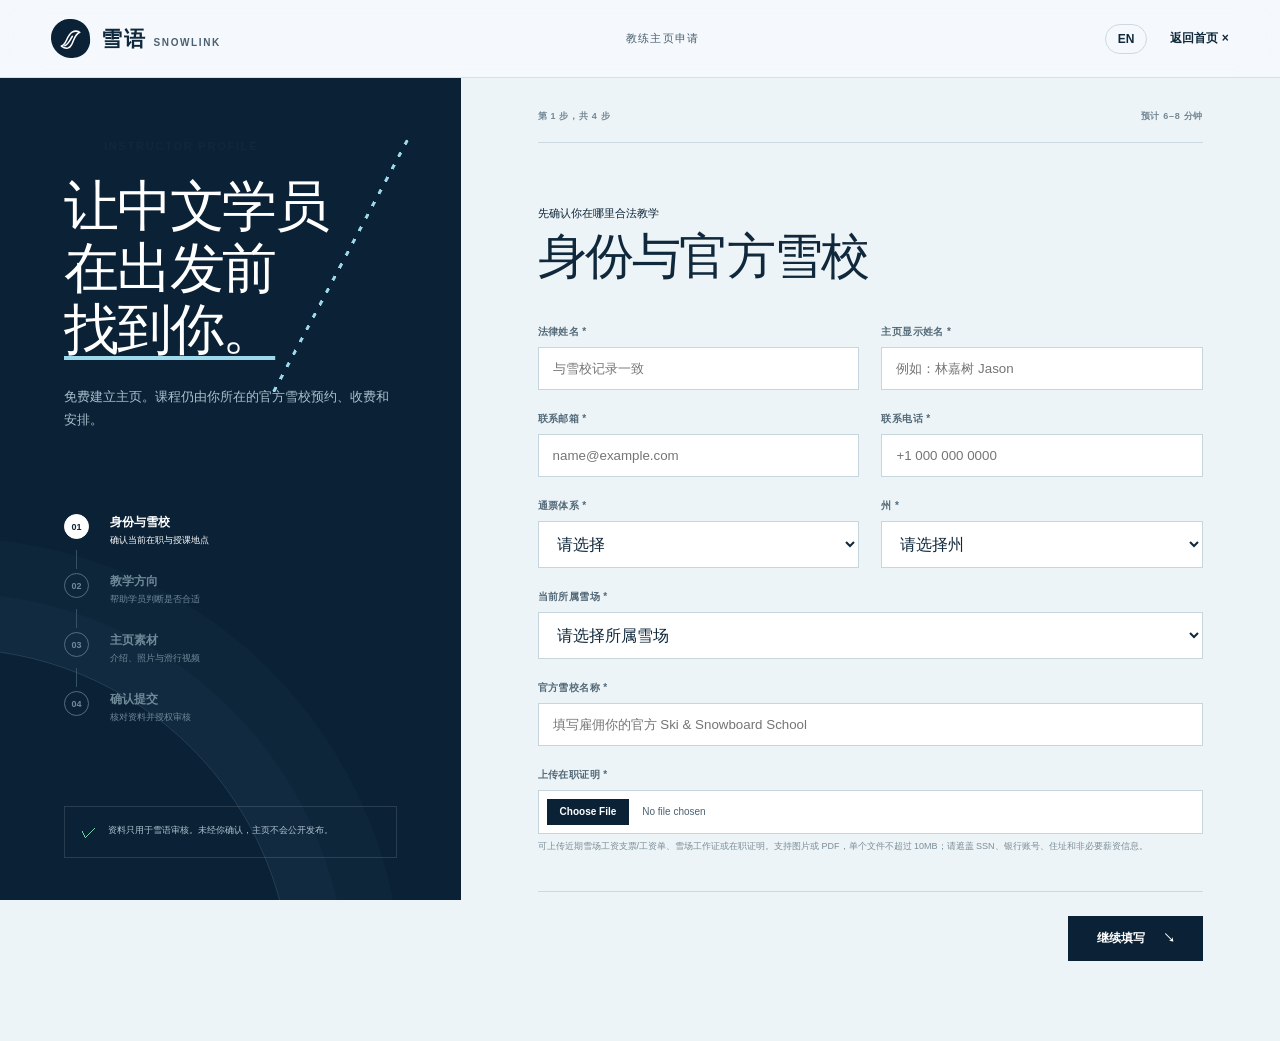
<file: coach-marketplace/apply.html>
<!doctype html>
<html lang="zh-CN">
  <head>
    <meta charset="UTF-8" />
    <meta name="viewport" content="width=device-width, initial-scale=1.0" />
    <meta name="description" content="申请加入雪语全美中文滑雪教练目录。" />
    <title>申请教练主页｜雪语 SnowLink</title>
    <link rel="stylesheet" href="assets/css/site.css" />
    <link rel="stylesheet" href="assets/css/apply.css" />
  </head>
  <body class="apply-page">
    <header class="site-header">
      <a class="brand" href="index.html" aria-label="返回雪语首页">
        <span class="brand-mark" aria-hidden="true">
          <svg viewBox="0 0 42 42"><path d="M7 31c8-1 8-14 17-19 4-2 8-1 11 1-8 3-9 11-13 17-3 5-8 7-15 1Z"/><path d="M12 31c6-2 8-8 12-13"/></svg>
        </span>
        <span><strong>雪语</strong><small>SnowLink</small></span>
      </a>
      <p class="apply-header-label">教练主页申请</p>
      <div class="header-links"><a href="apply-en.html" lang="en" aria-label="Switch to English">EN</a><a class="back-home" href="index.html">返回首页 ×</a></div>
    </header>

    <main class="application-shell">
      <aside class="application-rail">
        <div>
          <p class="eyebrow light"><span></span> Instructor profile</p>
          <h1>让中文学员<br />在出发前<br /><em>找到你。</em></h1>
          <p class="rail-intro">免费建立主页。课程仍由你所在的官方雪校预约、收费和安排。</p>
        </div>
        <ol class="progress-list" aria-label="申请进度">
          <li class="active" data-progress="1"><span>01</span><div><b>身份与雪校</b><small>确认当前在职与授课地点</small></div></li>
          <li data-progress="2"><span>02</span><div><b>教学方向</b><small>帮助学员判断是否合适</small></div></li>
          <li data-progress="3"><span>03</span><div><b>主页素材</b><small>介绍、照片与滑行视频</small></div></li>
          <li data-progress="4"><span>04</span><div><b>确认提交</b><small>核对资料并授权审核</small></div></li>
        </ol>
        <div class="rail-note"><span>✓</span><p>资料只用于雪语审核。未经你确认，主页不会公开发布。</p></div>
      </aside>

      <section class="application-content">
        <div class="application-topline">
          <span id="step-label">第 1 步，共 4 步</span>
          <span>预计 6–8 分钟</span>
        </div>

        <form id="instructor-application" novalidate>
          <label class="hp-field" aria-hidden="true">Website<input name="website" tabindex="-1" autocomplete="off" /></label>
          <section class="form-step active" data-step="1" aria-labelledby="step-one-title">
            <header class="form-heading">
              <p>先确认你在哪里合法教学</p>
              <h2 id="step-one-title">身份与官方雪校</h2>
            </header>
            <div class="form-grid two">
              <label class="field"><span>法律姓名 *</span><input name="legal_name" autocomplete="name" required placeholder="与雪校记录一致" /></label>
              <label class="field"><span>主页显示姓名 *</span><input name="display_name" required placeholder="例如：林嘉树 Jason" /></label>
              <label class="field"><span>联系邮箱 *</span><input name="email" type="email" autocomplete="email" required placeholder="name@example.com" /></label>
              <label class="field"><span>联系电话 *</span><input name="phone" type="tel" autocomplete="tel" required placeholder="+1 000 000 0000" /></label>
              <label class="field"><span>通票体系 *</span><select name="pass" id="apply-pass" required><option value="">请选择</option><option value="epic">Epic Pass</option><option value="ikon">Ikon Pass</option></select></label>
              <label class="field"><span>州 *</span><select name="state" id="apply-state" required><option value="">请选择州</option></select></label>
              <label class="field full"><span>当前所属雪场 *</span><select name="resort" id="apply-resort" required><option value="">请选择所属雪场</option></select></label>
              <label class="field full"><span>官方雪校名称 *</span><input name="ski_school" required placeholder="填写雇佣你的官方 Ski &amp; Snowboard School" /></label>
              <label class="field full file-field"><span>上传在职证明 *</span><input name="employment_proof_file" id="employment-proof-file" type="file" accept="image/*,.pdf,application/pdf" required /><small>可上传近期雪场工资支票/工资单、雪场工作证或在职证明。支持图片或 PDF，单个文件不超过 10MB；请遮盖 SSN、银行账号、住址和非必要薪资信息。</small></label>
            </div>
          </section>

          <section class="form-step" data-step="2" aria-labelledby="step-two-title">
            <header class="form-heading"><p>告诉学员你最适合教什么</p><h2 id="step-two-title">教学方向</h2></header>
            <fieldset class="choice-group" data-required-group="discipline">
              <legend>授课项目 *</legend>
              <label><input type="checkbox" name="discipline" value="双板 Ski" /><span>双板 Ski</span></label>
              <label><input type="checkbox" name="discipline" value="单板 Snowboard" /><span>单板 Snowboard</span></label>
            </fieldset>
            <fieldset class="choice-group" data-required-group="students">
              <legend>主要教学对象 *</legend>
              <label><input type="checkbox" name="students" value="成人" /><span>成人</span></label>
              <label><input type="checkbox" name="students" value="儿童" /><span>儿童</span></label>
              <label><input type="checkbox" name="students" value="亲子家庭" /><span>亲子家庭</span></label>
            </fieldset>
            <fieldset class="choice-group" data-required-group="levels">
              <legend>适合的学员水平 *</legend>
              <label><input type="checkbox" name="levels" value="第一次滑雪" /><span>第一次滑雪</span></label>
              <label><input type="checkbox" name="levels" value="新手" /><span>新手</span></label>
              <label><input type="checkbox" name="levels" value="中级" /><span>中级</span></label>
              <label><input type="checkbox" name="levels" value="高级" /><span>高级</span></label>
            </fieldset>
            <div class="form-grid two compact-grid">
              <label class="field"><span>PSIA 认证（可选）</span><select name="psia"><option value="无">无</option><option>Alpine Level I</option><option>Alpine Level II</option><option>Alpine Level III</option></select></label>
              <label class="field"><span>AASI 认证（可选）</span><select name="aasi"><option value="无">无</option><option>Snowboard Level I</option><option>Snowboard Level II</option><option>Snowboard Level III</option></select></label>
              <label class="field full"><span>其他认证（可选）</span><input name="other_certifications" placeholder="例如：Children’s Specialist 1" /></label>
              <label class="field full"><span>官方课程预约链接 *</span><input name="official_booking_url" type="url" required placeholder="https://雪场官网/lessons" /></label>
              <label class="field full"><span>雪校指定教练方式</span><textarea name="request_method" rows="3" placeholder="例如：完成私教预约后，致电雪校并提供教练姓名；最终安排取决于档期。"></textarea></label>
            </div>
          </section>

          <section class="form-step" data-step="3" aria-labelledby="step-three-title">
            <header class="form-heading"><p>让第一次见你的学员快速了解你</p><h2 id="step-three-title">个人主页素材</h2></header>
            <div class="form-grid two">
              <label class="field full"><span>一句话介绍 *</span><input name="tagline" maxlength="90" required placeholder="例如：把复杂动作拆成中文里容易理解的三步" /><small><b id="tagline-count">0</b>/90</small></label>
              <label class="field full"><span>个人介绍 *</span><textarea name="bio" rows="7" maxlength="800" required placeholder="介绍你的教学风格、适合的学员，以及为什么喜欢教滑雪。"></textarea><small><b id="bio-count">0</b>/800</small></label>
              <label class="field full"><span>头像或教学照片链接 *</span><input name="photo_url" type="url" required placeholder="已开放查看权限的 Google Drive / Dropbox 链接" /></label>
              <label class="field full"><span>滑行或教学视频链接 *</span><input name="video_url" type="url" required placeholder="YouTube / Vimeo / Google Drive 链接" /></label>
              <label class="field"><span>Instagram（可选）</span><input name="instagram_url" type="url" placeholder="https://instagram.com/..." /></label>
              <label class="field"><span>小红书主页（可选）</span><input name="xiaohongshu_url" type="url" placeholder="主页分享链接" /></label>
            </div>
            <div class="material-tip"><span>素材建议</span><p>选择能看清面部、穿着雪校制服或在雪场教学的照片；视频以 30–90 秒、能体现控速和示范能力为宜。</p></div>
          </section>

          <section class="form-step" data-step="4" aria-labelledby="step-four-title">
            <header class="form-heading"><p>最后确认一次</p><h2 id="step-four-title">准备提交审核</h2></header>
            <div class="review-card" id="review-card"></div>
            <div class="consents">
              <label><input type="checkbox" name="chinese_instruction_consent" required /><span>我能够使用中文完成整节官方滑雪课程。*</span></label>
              <label><input type="checkbox" name="truth_consent" required /><span>我确认所填资料真实，并且目前受雇于所选雪场的官方雪校。*</span></label>
              <label><input type="checkbox" name="authorization_consent" required /><span>我允许雪语为身份审核联系雪校，并在审核通过后展示我授权的个人资料。*</span></label>
              <label><input type="checkbox" name="conduct_consent" required /><span>我不会通过雪语招揽未经雪场授权的私人收费课程。*</span></label>
            </div>
            <div class="submission-note"><strong>提交后会发生什么？</strong><p>申请将发送到平台运营邮箱。我们核验雪校在职状态后，通过你填写的邮箱联系你确认主页。</p></div>
          </section>

          <div class="form-error" id="form-error" role="alert" hidden></div>
          <div class="form-actions">
            <button type="button" class="secondary-action" id="previous-step" hidden>上一步</button>
            <button type="button" class="primary-action" id="next-step">继续填写 <span>↘</span></button>
            <button type="submit" class="primary-action" id="submit-application" hidden>提交审核 <span>↗</span></button>
          </div>
        </form>
      </section>
    </main>

    <div class="success-screen" id="success-screen" hidden>
      <div><span>✓</span><p>APPLICATION RECEIVED</p><h2>资料已收到。</h2><p>我们会先核验雪校在职状态，再通过申请邮箱联系你确认主页。</p><a href="index.html">返回首页</a></div>
    </div>

    <script src="data/resorts.js"></script>
    <script src="config/form-endpoint.js"></script>
    <script src="assets/js/apply.js"></script>
  </body>
</html>
</file>
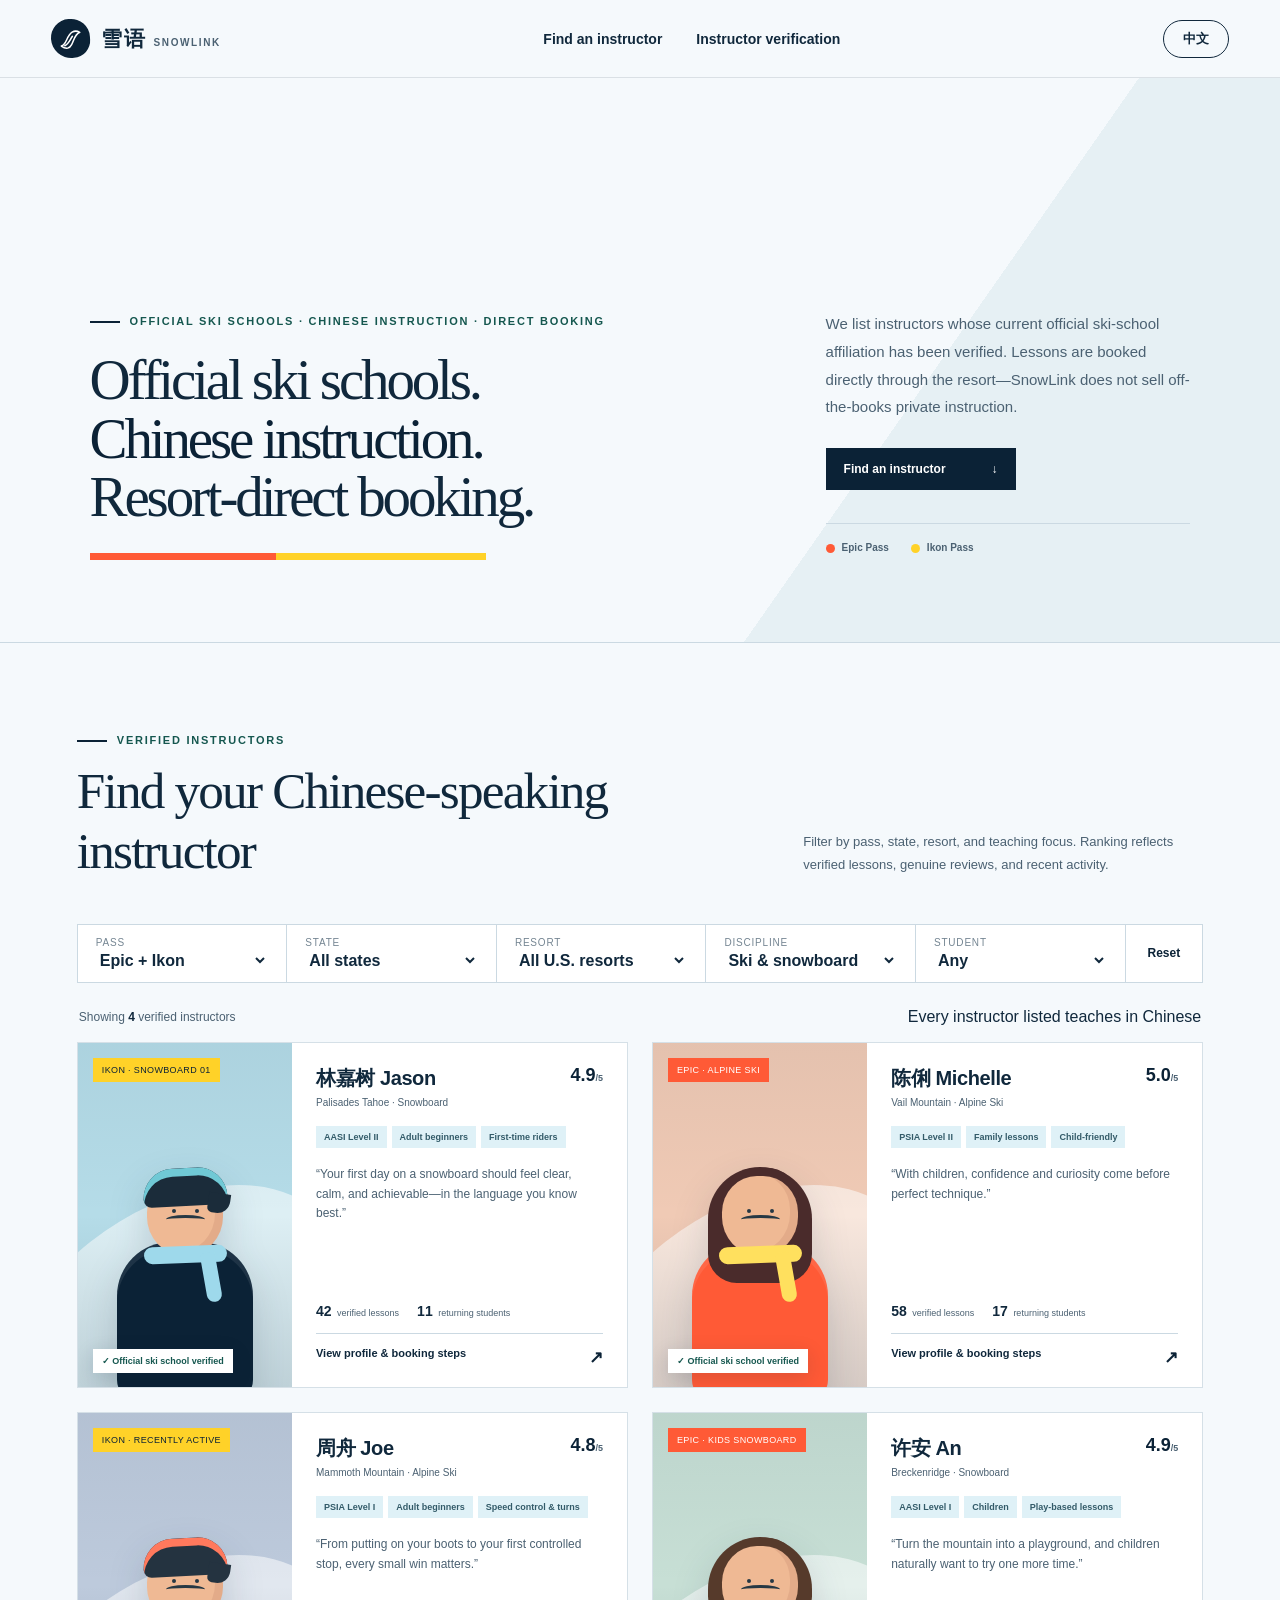
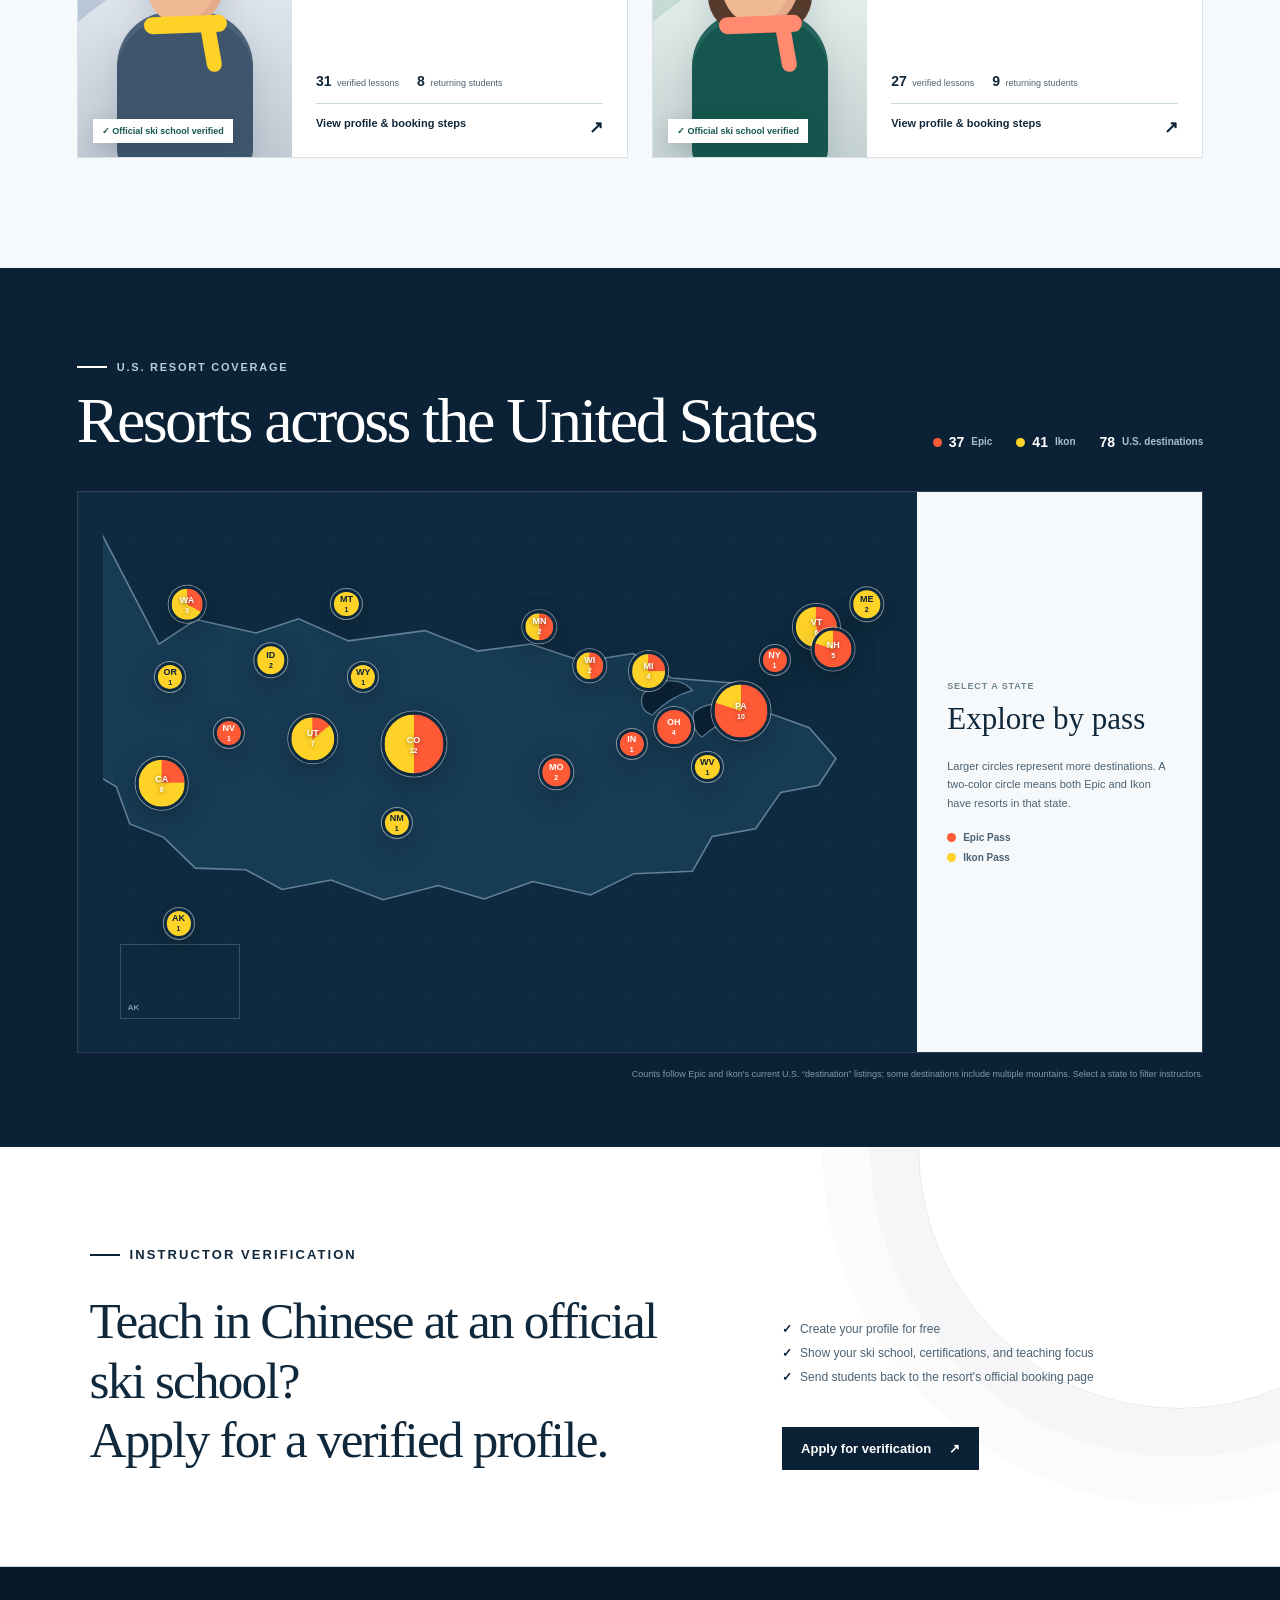
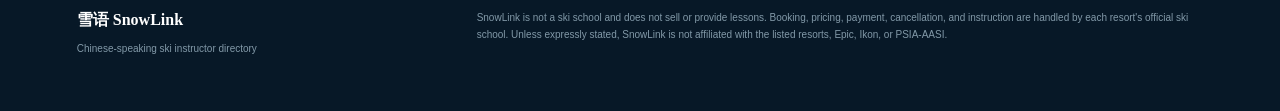
<file: coach-marketplace/en.html>
<!doctype html>
<html lang="en">
  <head>
    <meta charset="UTF-8" />
    <meta name="viewport" content="width=device-width, initial-scale=1.0" />
    <meta name="description" content="Find verified Chinese-speaking instructors at official ski schools across the United States." />
    <title>SnowLink | Verified Chinese-speaking ski instructors</title>
    <link rel="stylesheet" href="assets/css/site.css" />
  </head>
  <body>
    <header class="site-header">
      <a class="brand" href="#top" aria-label="SnowLink home"><span class="brand-mark" aria-hidden="true"><svg viewBox="0 0 42 42"><path d="M7 31c8-1 8-14 17-19 4-2 8-1 11 1-8 3-9 11-13 17-3 5-8 7-15 1Z"/><path d="M12 31c6-2 8-8 12-13"/></svg></span><span><strong>雪语</strong><small>SnowLink</small></span></a>
      <nav aria-label="Main navigation"><a href="#discover">Find an instructor</a><a href="apply-en.html">Instructor verification</a></nav>
      <a class="header-action" href="index.html" lang="zh-CN" aria-label="切换到中文">中文</a>
    </header>

    <main id="top">
      <section class="find-hero" aria-labelledby="hero-title">
        <div class="find-hero-copy"><p class="eyebrow"><span></span> Official ski schools · Chinese instruction · Direct booking</p><h1 id="hero-title">Official ski schools.<br /><em>Chinese instruction.</em><br />Resort-direct booking.</h1></div>
        <div class="find-hero-side"><p>We list instructors whose current official ski-school affiliation has been verified. Lessons are booked directly through the resort—SnowLink does not sell off-the-books private instruction.</p><a href="#discover">Find an instructor <span>↓</span></a><div class="pass-key" aria-label="Pass color key"><span><i class="epic"></i>Epic Pass</span><span><i class="ikon"></i>Ikon Pass</span></div></div>
      </section>

      <section class="discover" id="discover" aria-labelledby="discover-title">
        <div class="section-heading"><div><p class="eyebrow"><span></span> Verified instructors</p><h2 id="discover-title">Find your Chinese-speaking instructor</h2></div><p>Filter by pass, state, resort, and teaching focus. Ranking reflects verified lessons, genuine reviews, and recent activity.</p></div>
        <div class="filters" role="group" aria-label="Filter instructors">
          <label><span>PASS</span><select id="filter-pass"><option value="all">Epic + Ikon</option><option value="epic">Epic Pass</option><option value="ikon">Ikon Pass</option></select></label>
          <label><span>STATE</span><select id="filter-state"><option value="all">All states</option></select></label>
          <label><span>RESORT</span><select id="filter-resort"><option value="all">All U.S. resorts</option></select></label>
          <label><span>DISCIPLINE</span><select id="filter-discipline"><option value="all">Ski &amp; snowboard</option><option value="ski">Ski</option><option value="snowboard">Snowboard</option></select></label>
          <label><span>STUDENT</span><select id="filter-student"><option value="all">Any</option><option value="adult">Adult</option><option value="child">Child</option></select></label>
          <button class="reset-button" id="reset-filters">Reset</button>
        </div>
        <div class="results-meta"><p>Showing <strong id="result-count">4</strong> verified instructors</p><span>Every instructor listed teaches in Chinese</span></div>
        <div class="coach-grid" id="coach-grid">
          <article class="coach-card" data-resort="palisades" data-pass="ikon" data-state="CA" data-discipline="snowboard" data-student="adult child">
            <div class="coach-visual portrait-one"><div class="mountain-shape"></div><span class="rank">IKON · SNOWBOARD 01</span><span class="verified-badge">✓ Official ski school verified</span><div class="portrait-person avatar-male person-one" aria-hidden="true"><span class="avatar-hair"></span><i class="avatar-expression"></i><b class="avatar-scarf"></b></div></div>
            <div class="coach-info"><div class="coach-title"><div><h3>林嘉树 Jason</h3><p>Palisades Tahoe · Snowboard</p></div><strong>4.9<small>/5</small></strong></div><div class="tags"><span>AASI Level II</span><span>Adult beginners</span><span>First-time riders</span></div><blockquote>“Your first day on a snowboard should feel clear, calm, and achievable—in the language you know best.”</blockquote><div class="coach-stats"><span><b>42</b> verified lessons</span><span><b>11</b> returning students</span></div><button class="profile-button" data-coach="jason">View profile &amp; booking steps <span>↗</span></button></div>
          </article>
          <article class="coach-card" data-resort="vail" data-pass="epic" data-state="CO" data-discipline="ski" data-student="adult child">
            <div class="coach-visual portrait-two"><div class="mountain-shape"></div><span class="rank">EPIC · ALPINE SKI</span><span class="verified-badge">✓ Official ski school verified</span><div class="portrait-person avatar-female person-two" aria-hidden="true"><span class="avatar-hair"></span><i class="avatar-expression"></i><b class="avatar-scarf"></b></div></div>
            <div class="coach-info"><div class="coach-title"><div><h3>陈俐 Michelle</h3><p>Vail Mountain · Alpine Ski</p></div><strong>5.0<small>/5</small></strong></div><div class="tags"><span>PSIA Level II</span><span>Family lessons</span><span>Child-friendly</span></div><blockquote>“With children, confidence and curiosity come before perfect technique.”</blockquote><div class="coach-stats"><span><b>58</b> verified lessons</span><span><b>17</b> returning students</span></div><button class="profile-button" data-coach="michelle">View profile &amp; booking steps <span>↗</span></button></div>
          </article>
          <article class="coach-card" data-resort="mammoth" data-pass="ikon" data-state="CA" data-discipline="ski" data-student="adult">
            <div class="coach-visual portrait-three"><div class="mountain-shape"></div><span class="rank">IKON · RECENTLY ACTIVE</span><span class="verified-badge">✓ Official ski school verified</span><div class="portrait-person avatar-male person-three" aria-hidden="true"><span class="avatar-hair"></span><i class="avatar-expression"></i><b class="avatar-scarf"></b></div></div>
            <div class="coach-info"><div class="coach-title"><div><h3>周舟 Joe</h3><p>Mammoth Mountain · Alpine Ski</p></div><strong>4.8<small>/5</small></strong></div><div class="tags"><span>PSIA Level I</span><span>Adult beginners</span><span>Speed control &amp; turns</span></div><blockquote>“From putting on your boots to your first controlled stop, every small win matters.”</blockquote><div class="coach-stats"><span><b>31</b> verified lessons</span><span><b>8</b> returning students</span></div><button class="profile-button" data-coach="joe">View profile &amp; booking steps <span>↗</span></button></div>
          </article>
          <article class="coach-card" data-resort="breckenridge" data-pass="epic" data-state="CO" data-discipline="snowboard" data-student="child">
            <div class="coach-visual portrait-four"><div class="mountain-shape"></div><span class="rank">EPIC · KIDS SNOWBOARD</span><span class="verified-badge">✓ Official ski school verified</span><div class="portrait-person avatar-female person-four" aria-hidden="true"><span class="avatar-hair"></span><i class="avatar-expression"></i><b class="avatar-scarf"></b></div></div>
            <div class="coach-info"><div class="coach-title"><div><h3>许安 An</h3><p>Breckenridge · Snowboard</p></div><strong>4.9<small>/5</small></strong></div><div class="tags"><span>AASI Level I</span><span>Children</span><span>Play-based lessons</span></div><blockquote>“Turn the mountain into a playground, and children naturally want to try one more time.”</blockquote><div class="coach-stats"><span><b>27</b> verified lessons</span><span><b>9</b> returning students</span></div><button class="profile-button" data-coach="an">View profile &amp; booking steps <span>↗</span></button></div>
          </article>
        </div>
        <div class="empty-state" id="empty-state" hidden><strong>No verified instructors here yet</strong><p>We are inviting Chinese-speaking instructors from this resort to join.</p><button id="empty-reset">View all instructors</button></div>
      </section>

      <section class="national-map-section" id="resort-map" aria-labelledby="map-title">
        <div class="map-section-head"><div><p class="eyebrow light"><span></span> U.S. resort coverage</p><h2 id="map-title">Resorts across the United States</h2></div><div class="map-totals"><span><i class="epic"></i><b>37</b> Epic</span><span><i class="ikon"></i><b>41</b> Ikon</span><span><b>78</b> U.S. destinations</span></div></div>
        <div class="us-map-layout"><div class="us-map" id="us-map" aria-label="U.S. state-level map of Epic and Ikon resorts"><svg viewBox="0 0 1000 590" role="img" aria-label="Map outline of the contiguous United States"><path class="us-shape" d="M71 126 118 95l76 17 54-18 63 28 97-13 67 26 67-9 66 22 64-10 48 31 86 7 31 35 58 21 34 39-22 34-48 9-32 46-55 10-25 44-74 3-55 27-73-17-62 22-58-17-70 18-66-25-62 12-46-25-64-2-40-39-43-17-17-47-47-28 9-48-37-31 19-48-21-48 27-47-17-43 43-38Z"/><path class="great-lakes" d="M684 190c22-25 51-20 63-5-21 5-36 16-51 31-11-4-16-13-12-26Zm65 22c25-18 47-9 60 4-18 4-34 14-50 28-10-7-13-19-10-32Z"/></svg><div id="map-points"></div><div class="alaska-inset"><span>AK</span><i></i></div><div class="map-tooltip" id="map-tooltip" hidden></div></div>
          <aside class="map-inspector" id="map-inspector"><p>Select a state</p><h3>Explore by pass</h3><p>Larger circles represent more destinations. A two-color circle means both Epic and Ikon have resorts in that state.</p><div class="inspector-key"><span><i class="epic"></i>Epic Pass</span><span><i class="ikon"></i>Ikon Pass</span></div></aside>
        </div>
        <p class="map-source">Counts follow Epic and Ikon's current U.S. “destination” listings; some destinations include multiple mountains. Select a state to filter instructors.</p>
      </section>

      <section class="instructor-callout" id="for-instructors"><div><p class="eyebrow light"><span></span> Instructor verification</p><h2>Teach in Chinese at an official ski school?<br />Apply for a verified profile.</h2></div><div><ul><li>Create your profile for free</li><li>Show your ski school, certifications, and teaching focus</li><li>Send students back to the resort's official booking page</li></ul><a class="apply-link" href="apply-en.html">Apply for verification <span>↗</span></a></div></section>
    </main>

    <footer><div class="footer-brand"><strong>雪语 SnowLink</strong><p>Chinese-speaking ski instructor directory</p></div><p class="disclaimer">SnowLink is not a ski school and does not sell or provide lessons. Booking, pricing, payment, cancellation, and instruction are handled by each resort's official ski school. Unless expressly stated, SnowLink is not affiliated with the listed resorts, Epic, Ikon, or PSIA-AASI.</p></footer>

    <div class="modal-backdrop" id="coach-modal" hidden><section class="modal coach-modal" role="dialog" aria-modal="true" aria-labelledby="modal-coach-name"><button class="modal-close" aria-label="Close">×</button><div class="modal-header"><span class="verified-badge dark">✓ Official ski school verified</span><p id="modal-resort"></p><h2 id="modal-coach-name"></h2><div class="tags" id="modal-tags"></div></div><div class="modal-body"><div class="booking-status"><span>INSTRUCTOR REQUEST POLICY</span><strong id="modal-policy"></strong></div><h3 id="modal-how-title"></h3><ol><li id="modal-step-one"></li><li id="modal-step-two"></li><li>The ski school will confirm the final assignment based on instructor availability.</li></ol><div class="request-template"><span>REQUEST TEMPLATE</span><p id="request-copy"></p><button id="copy-request">Copy template</button></div><a class="official-link" id="modal-official-link" href="#" target="_blank" rel="noopener noreferrer">Book on the resort website <span>↗</span></a><small>You are leaving SnowLink. Resort pricing and final arrangements apply.</small></div></section></div>

    <script>window.SNOWLINK_LOCALE = "en";</script>
    <script src="data/resorts.js"></script>
    <script src="assets/js/app.js"></script>
  </body>
</html>
</file>
<file: assets/css/site.css>
:root {
  --ink: #071018;
  --deep: #102332;
  --snow: #f7fbff;
  --ice: #dff4ff;
  --cyan: #19d3ff;
  --mint: #63f5c4;
  --orange: #ff6b2c;
  --line: rgba(7, 16, 24, 0.14);
  --glass: rgba(247, 251, 255, 0.84);
  --shadow: 0 24px 70px rgba(7, 16, 24, 0.18);
}

* {
  box-sizing: border-box;
}

html {
  scroll-behavior: smooth;
}

body {
  margin: 0;
  color: var(--ink);
  background: var(--snow);
  font-family: "Inter", "Noto Sans SC", system-ui, sans-serif;
}

body.is-standalone {
  padding-top: env(safe-area-inset-top);
  background: var(--ink);
}

body.has-welcome {
  overflow: hidden;
}

.snow-welcome {
  position: fixed;
  z-index: 100;
  inset: 0;
  display: grid;
  overflow: hidden;
  place-items: stretch;
  color: var(--snow);
  background: var(--ink);
  opacity: 0;
  pointer-events: none;
}

.snow-welcome.play {
  animation: welcome-shell 4.6s ease forwards;
  opacity: 1;
  pointer-events: auto;
}

.snow-welcome-sky {
  position: absolute;
  inset: 0;
  background:
    radial-gradient(circle at 72% 10%, rgba(247, 251, 255, 0.62), transparent 11%),
    linear-gradient(180deg, #071018 0%, #102332 28%, #bfefff 72%, #f7fbff 100%);
}

.snow-welcome-copy {
  position: absolute;
  z-index: 2;
  top: max(70px, calc(env(safe-area-inset-top) + 56px));
  left: 24px;
  right: 24px;
  text-align: center;
  text-shadow: 0 12px 36px rgba(7, 16, 24, 0.28);
}

.snow-welcome-copy span {
  display: block;
  color: var(--mint);
  font-family: "Barlow Condensed", "Noto Sans SC", sans-serif;
  font-size: 1.25rem;
  font-weight: 800;
  letter-spacing: 0;
  text-transform: uppercase;
}

.snow-welcome-copy strong {
  display: block;
  margin-top: 6px;
  font-family: "Barlow Condensed", "Noto Sans SC", sans-serif;
  font-size: clamp(3.5rem, 16vw, 7rem);
  line-height: 0.9;
}

.snow-welcome-scene {
  position: absolute;
  inset: 0;
  width: 100%;
  height: 100%;
  object-fit: cover;
}

.welcome-track {
  stroke-dasharray: 760;
  stroke-dashoffset: 760;
}

.snow-welcome.play .welcome-track {
  animation: welcome-track 2.6s 0.35s ease-out forwards;
}

.welcome-rider {
  opacity: 0;
  transform-box: fill-box;
  transform-origin: center;
}

.snow-welcome.play .welcome-rider {
  animation: welcome-ride 3.65s 0.36s cubic-bezier(0.14, 0.84, 0.2, 1) forwards;
}

@keyframes welcome-shell {
  0% {
    opacity: 1;
  }
  78% {
    opacity: 1;
  }
  100% {
    opacity: 0;
    visibility: hidden;
  }
}

@keyframes welcome-track {
  0% {
    stroke-dashoffset: 760;
  }
  100% {
    stroke-dashoffset: 0;
  }
}

@keyframes welcome-ride {
  0% {
    opacity: 0;
    transform: translate(54px, 190px) rotate(-24deg) scale(0.2);
  }
  10% {
    opacity: 1;
  }
  38% {
    transform: translate(154px, 332px) rotate(-17deg) scale(0.48);
  }
  68% {
    transform: translate(242px, 498px) rotate(-10deg) scale(0.92);
  }
  100% {
    opacity: 1;
    transform: translate(332px, 670px) rotate(-5deg) scale(1.55);
  }
}

a {
  color: inherit;
  text-decoration: none;
}

button,
input,
select,
textarea {
  font: inherit;
}

.site-header {
  position: fixed;
  z-index: 20;
  top: 18px;
  left: 50%;
  display: flex;
  align-items: center;
  justify-content: space-between;
  gap: 10px;
  width: min(1120px, calc(100% - 32px));
  min-height: 64px;
  padding: 10px 12px;
  border: 1px solid rgba(255, 255, 255, 0.5);
  border-radius: 999px;
  background: rgba(247, 251, 255, 0.78);
  box-shadow: 0 12px 40px rgba(7, 16, 24, 0.12);
  backdrop-filter: blur(18px);
  transform: translateX(-50%);
}

.brand,
.language-toggle,
.hero-actions,
.channel-list a,
footer,
footer div {
  display: flex;
  align-items: center;
}

.brand {
  gap: 10px;
}

.brand-mark {
  display: grid;
  width: 42px;
  height: 42px;
  place-items: center;
  border-radius: 50%;
  color: var(--snow);
  background: var(--ink);
  font-family: "Barlow Condensed", sans-serif;
  font-size: 1.1rem;
  font-weight: 800;
}

.brand-mark img {
  width: 34px;
  height: 34px;
}

.brand strong,
.brand small {
  display: block;
}

.brand strong {
  max-width: 190px;
  overflow: hidden;
  color: var(--ink);
  line-height: 1.05;
  text-overflow: ellipsis;
  white-space: nowrap;
}

.brand small {
  color: rgba(7, 16, 24, 0.58);
  font-size: 0.72rem;
  font-weight: 700;
  text-transform: uppercase;
}

.language-toggle {
  display: inline-grid;
  grid-template-columns: repeat(2, minmax(44px, 1fr));
  gap: 3px;
  min-width: 104px;
  padding: 3px;
  border: 1px solid rgba(7, 16, 24, 0.12);
  border-radius: 999px;
  background: rgba(255, 255, 255, 0.52);
}

.language-toggle button {
  min-width: 0;
  height: 34px;
  border: 0;
  border-radius: 999px;
  color: rgba(7, 16, 24, 0.62);
  background: transparent;
  cursor: pointer;
  font-size: 0.78rem;
  font-weight: 800;
  letter-spacing: 0;
  white-space: nowrap;
}

.language-toggle button.active {
  color: var(--snow);
  background: var(--ink);
}

.menu-toggle {
  display: inline-grid;
  flex: 0 0 auto;
  width: 44px;
  height: 44px;
  place-items: center;
  border: 1px solid rgba(7, 16, 24, 0.12);
  border-radius: 50%;
  background: rgba(255, 255, 255, 0.62);
  cursor: pointer;
}

.menu-toggle span {
  display: block;
  width: 18px;
  height: 2px;
  border-radius: 999px;
  background: var(--ink);
  transition: transform 180ms ease, opacity 180ms ease;
}

.site-header.menu-open .menu-toggle span:nth-child(1) {
  transform: translateY(6px) rotate(45deg);
}

.site-header.menu-open .menu-toggle span:nth-child(2) {
  opacity: 0;
}

.site-header.menu-open .menu-toggle span:nth-child(3) {
  transform: translateY(-6px) rotate(-45deg);
}

.nav-links {
  position: absolute;
  top: calc(100% + 10px);
  right: 12px;
  display: grid;
  gap: 6px;
  min-width: 220px;
  padding: 10px;
  border: 1px solid rgba(7, 16, 24, 0.1);
  border-radius: 8px;
  background: rgba(247, 251, 255, 0.96);
  box-shadow: 0 18px 52px rgba(7, 16, 24, 0.16);
  opacity: 0;
  pointer-events: none;
  transform: translateY(-8px);
  transition: opacity 180ms ease, transform 180ms ease;
}

.site-header.menu-open .nav-links {
  opacity: 1;
  pointer-events: auto;
  transform: translateY(0);
}

.nav-links a,
.nav-install {
  display: flex;
  align-items: center;
  min-height: 42px;
  border: 0;
  border-radius: 6px;
  color: rgba(7, 16, 24, 0.72);
  background: transparent;
  cursor: pointer;
  font: inherit;
  font-size: 0.94rem;
  font-weight: 800;
  padding: 0 12px;
  text-align: left;
}

.nav-install {
  color: var(--ink);
  background: rgba(99, 245, 196, 0.26);
}

.nav-links a,
.nav-install,
.menu-toggle,
.nav-cta,
.button,
.booking-form button {
  transition: transform 180ms ease, background 180ms ease, color 180ms ease, border-color 180ms ease;
}

.app-install {
  position: fixed;
  z-index: 30;
  right: max(16px, env(safe-area-inset-right));
  bottom: max(16px, env(safe-area-inset-bottom));
  display: none;
  align-items: center;
  gap: 12px;
  width: min(360px, calc(100% - 32px));
  padding: 12px;
  border: 1px solid rgba(247, 251, 255, 0.5);
  border-radius: 8px;
  color: var(--snow);
  background: rgba(7, 16, 24, 0.92);
  box-shadow: 0 18px 52px rgba(7, 16, 24, 0.28);
  backdrop-filter: blur(18px);
}

.app-install.show {
  display: flex;
}

.app-install img {
  width: 42px;
  height: 42px;
  flex: 0 0 auto;
}

.app-install strong,
.app-install small {
  display: block;
}

.app-install strong {
  font-size: 0.96rem;
}

.app-install small {
  color: rgba(247, 251, 255, 0.72);
  font-size: 0.78rem;
  line-height: 1.35;
}

.app-install button {
  min-height: 38px;
  border: 0;
  border-radius: 999px;
  color: var(--ink);
  background: var(--mint);
  cursor: pointer;
  font-size: 0.82rem;
  font-weight: 800;
  padding: 0 14px;
}

.app-install .dismiss-install {
  width: 34px;
  min-height: 34px;
  padding: 0;
  color: var(--snow);
  background: rgba(247, 251, 255, 0.14);
}

.nav-links a:hover,
.nav-links a:focus-visible,
.nav-install:hover,
.nav-install:focus-visible,
.menu-toggle:hover,
.menu-toggle:focus-visible {
  color: var(--ink);
  background: rgba(7, 16, 24, 0.06);
}

.nav-cta,
.button,
.booking-form button {
  border: 0;
  border-radius: 999px;
  cursor: pointer;
  font-weight: 800;
}

.nav-cta {
  padding: 13px 18px;
  color: var(--snow);
  background: var(--ink);
}

.hero {
  position: relative;
  display: grid;
  min-height: 88svh;
  overflow: hidden;
  color: var(--snow);
}

.hero-image,
.hero-shade {
  position: absolute;
  inset: 0;
  width: 100%;
  height: 100%;
}

.hero-image {
  object-fit: cover;
  object-position: center;
}

.hero-shade {
  background:
    linear-gradient(90deg, rgba(7, 16, 24, 0.78) 0%, rgba(7, 16, 24, 0.4) 38%, rgba(7, 16, 24, 0.08) 74%),
    linear-gradient(0deg, rgba(7, 16, 24, 0.88) 0%, rgba(7, 16, 24, 0) 42%);
}

.hero::after {
  position: absolute;
  right: -8%;
  bottom: 11%;
  width: 76%;
  height: 28%;
  border-top: 4px solid var(--cyan);
  border-radius: 58% 0 0 0;
  opacity: 0.75;
  transform: rotate(-9deg);
  content: "";
}

.hero-content {
  position: relative;
  z-index: 2;
  align-self: start;
  width: min(680px, calc(100% - 40px));
  margin-left: max(20px, calc((100% - 1120px) / 2));
  padding-top: clamp(132px, 18vh, 196px);
}

.kicker,
.section-label,
.episode,
.course-tag {
  color: var(--cyan);
  font-family: "Barlow Condensed", "Noto Sans SC", sans-serif;
  font-size: 1rem;
  font-weight: 800;
  letter-spacing: 0;
  text-transform: uppercase;
}

h1,
h2,
h3,
p {
  margin-top: 0;
}

h1,
h2 {
  font-family: "Barlow Condensed", "Noto Sans SC", sans-serif;
  font-weight: 800;
  letter-spacing: 0;
  line-height: 0.94;
}

h1 {
  max-width: 760px;
  margin-bottom: 18px;
  font-size: clamp(3.8rem, 12vw, 8.7rem);
}

.hero-title-main,
.hero-title-en {
  display: block;
}

.hero-title-main span {
  display: block;
}

.hero-title-en {
  margin-top: 0.16em;
  color: var(--mint);
  font-family: "Inter", "Noto Sans SC", sans-serif;
  font-size: 0.28em;
  font-weight: 800;
  line-height: 1.05;
  text-transform: none;
}

h2 {
  margin-bottom: 14px;
  font-size: clamp(2.25rem, 5.4vw, 4.8rem);
}

h3 {
  margin-bottom: 12px;
  font-size: 1.35rem;
  line-height: 1.2;
}

.hero-copy {
  max-width: 590px;
  color: #86ffdc;
  font-size: clamp(1rem, 2vw, 1.22rem);
  line-height: 1.62;
  text-shadow: 0 2px 14px rgba(7, 16, 24, 0.92), 0 1px 2px rgba(7, 16, 24, 0.9);
}

.hero-actions {
  flex-wrap: wrap;
  gap: 12px;
  margin-top: 24px;
}

.button {
  display: inline-flex;
  align-items: center;
  justify-content: center;
  min-height: 52px;
  padding: 0 24px;
}

.button.primary {
  color: var(--ink);
  background: var(--mint);
}

.button.ghost {
  border: 1px solid rgba(247, 251, 255, 0.6);
  color: var(--snow);
  background: rgba(247, 251, 255, 0.12);
  backdrop-filter: blur(10px);
}

.nav-cta:hover,
.button:hover,
.booking-form button:hover {
  transform: translateY(-2px);
}

.hero-panel {
  position: relative;
  z-index: 2;
  display: grid;
  grid-template-columns: repeat(3, minmax(0, 1fr));
  width: min(560px, 100%);
  margin-top: 18px;
  overflow: hidden;
  border: 1px solid rgba(255, 255, 255, 0.38);
  border-radius: 8px;
  background: rgba(247, 251, 255, 0.13);
  backdrop-filter: blur(16px);
}

.hero-panel div {
  padding: 12px 14px;
}

.hero-panel div + div {
  border-left: 1px solid rgba(255, 255, 255, 0.28);
}

.metric {
  display: block;
  font-family: "Barlow Condensed", sans-serif;
  font-size: 1.62rem;
  font-weight: 800;
}

.label {
  color: rgba(247, 251, 255, 0.78);
  font-size: 0.78rem;
  line-height: 1.25;
}

section:not(.hero) {
  padding: 72px max(20px, calc((100% - 1120px) / 2));
}

.band {
  background: var(--ice);
}

.intro {
  display: grid;
  grid-template-columns: 220px minmax(0, 1fr);
  gap: 44px;
}

.intro-copy {
  max-width: 850px;
}

.intro p,
.booking p,
.course-card p,
.price-card p,
.method-steps p,
.student-video-caption p,
.coach-notes p,
.video-feature p,
.channel-list span,
blockquote p,
.subpage-hero p {
  color: rgba(7, 16, 24, 0.68);
  line-height: 1.72;
}

.section-heading {
  max-width: 790px;
  margin-bottom: 24px;
}

.credential-layout,
.course-grid,
.pricing-grid,
.proof-grid {
  display: grid;
  grid-template-columns: repeat(3, minmax(0, 1fr));
  gap: 14px;
}

.pricing-grid {
  grid-template-columns: repeat(4, minmax(0, 1fr));
}

.credential-layout {
  grid-template-columns: minmax(0, 0.92fr) minmax(360px, 0.88fr);
  align-items: stretch;
}

.credential-copy,
.credential-images figure {
  border: 1px solid var(--line);
  border-radius: 8px;
  background: #ffffff;
  box-shadow: 0 18px 50px rgba(7, 16, 24, 0.07);
}

.credential-copy {
  padding: 24px;
}

.credential-copy h3 {
  font-family: "Barlow Condensed", "Noto Sans SC", sans-serif;
  font-size: clamp(2rem, 4vw, 3.8rem);
  line-height: 0.98;
}

.credential-copy p {
  color: rgba(7, 16, 24, 0.68);
  line-height: 1.72;
}

.credential-images {
  display: grid;
  grid-template-columns: 1fr;
  gap: 18px;
}

.credential-images figure,
.credential-note {
  display: grid;
  grid-template-rows: minmax(0, 1fr) auto;
  min-height: 440px;
  margin: 0;
  overflow: hidden;
}

.credential-images img {
  width: 100%;
  height: 100%;
  min-height: 0;
  object-fit: cover;
}

.credential-images figure:first-child img {
  object-position: center 36%;
}

.credential-images figcaption {
  padding: 14px 16px;
  border-top: 1px solid var(--line);
  color: rgba(7, 16, 24, 0.68);
  font-weight: 800;
}

.credential-note {
  align-content: end;
  grid-template-rows: auto;
  padding: 24px;
  color: var(--snow);
  background:
    linear-gradient(150deg, rgba(16, 35, 50, 0.96), rgba(7, 16, 24, 0.9)),
    url("../hero-snowboard-coach.png") center / cover;
}

.credential-note span,
.flyer-card span {
  color: var(--mint);
  font-family: "Barlow Condensed", "Noto Sans SC", sans-serif;
  font-size: 1rem;
  font-weight: 800;
  text-transform: uppercase;
}

.credential-note h3,
.flyer-card h3 {
  margin: 18px 0 12px;
  font-family: "Barlow Condensed", "Noto Sans SC", sans-serif;
  font-size: clamp(2rem, 4vw, 3.4rem);
  line-height: 0.98;
}

.credential-note p {
  color: rgba(247, 251, 255, 0.76);
  line-height: 1.72;
}

.course-card,
blockquote {
  border: 1px solid var(--line);
  border-radius: 8px;
  background: #ffffff;
  box-shadow: 0 18px 50px rgba(7, 16, 24, 0.07);
}

.course-card {
  padding: 22px;
}

.course-card.featured {
  color: var(--snow);
  background: var(--deep);
  transform: translateY(-16px);
}

.course-card.featured p,
.course-card.featured li {
  color: rgba(247, 251, 255, 0.76);
}

.course-card ul {
  display: grid;
  gap: 8px;
  margin: 18px 0 0;
  padding: 0;
  list-style: none;
}

.course-card li {
  color: rgba(7, 16, 24, 0.64);
}

.course-card li::before {
  color: var(--orange);
  content: ">";
  font-weight: 800;
  margin-right: 8px;
}

.pricing {
  background:
    linear-gradient(180deg, rgba(247, 251, 255, 0.94), rgba(231, 241, 248, 0.88)),
    var(--ice);
}

.price-card {
  position: relative;
  min-height: 260px;
  padding: 20px;
  border: 1px solid var(--line);
  border-radius: 8px;
  background: #ffffff;
  box-shadow: 0 18px 50px rgba(7, 16, 24, 0.07);
}

.price-card.featured {
  color: var(--snow);
  background: var(--deep);
}

.price-card.featured .price-type,
.price-card.featured p,
.price-card.featured li {
  color: rgba(247, 251, 255, 0.78);
}

.price-gesture {
  display: block;
  margin-bottom: 12px;
  font-size: 1.9rem;
  line-height: 1;
}

.price-type {
  margin: 0 0 8px;
  color: rgba(7, 16, 24, 0.58);
  font-size: 0.78rem;
  font-weight: 800;
  text-transform: uppercase;
}

.price-card h3 {
  margin: 0;
  font-family: "Barlow Condensed", "Noto Sans SC", sans-serif;
  font-size: clamp(2.3rem, 3.6vw, 3.8rem);
  line-height: 0.92;
}

.price-card ul {
  display: grid;
  gap: 8px;
  margin: 18px 0 0;
  padding: 0;
  list-style: none;
}

.price-card li {
  color: rgba(7, 16, 24, 0.66);
  line-height: 1.55;
}

.price-card li::before {
  color: var(--orange);
  content: ">";
  font-weight: 800;
  margin-right: 8px;
}

.method {
  position: relative;
  overflow: hidden;
}

.method-line {
  position: absolute;
  right: -7%;
  top: 132px;
  width: 66%;
  height: 34%;
  border-bottom: 5px solid var(--orange);
  border-radius: 0 0 0 76%;
  opacity: 0.35;
  transform: rotate(-5deg);
}

.method-steps {
  position: relative;
  display: grid;
  grid-template-columns: repeat(3, minmax(0, 1fr));
  gap: 12px;
}

.method-steps article {
  min-height: 150px;
  padding: 16px;
  border-left: 2px solid rgba(7, 16, 24, 0.18);
  background: rgba(247, 251, 255, 0.56);
}

.method-steps span {
  display: block;
  margin-bottom: 12px;
  color: var(--orange);
  font-family: "Barlow Condensed", sans-serif;
  font-size: 2.25rem;
  font-weight: 800;
}

.content-layout {
  display: grid;
  grid-template-columns: minmax(0, 1.35fr) minmax(280px, 0.65fr);
  gap: 20px;
}

.video-feature {
  position: relative;
  min-height: 460px;
  overflow: hidden;
  padding: 34px;
  border-radius: 8px;
  color: var(--snow);
  background:
    linear-gradient(135deg, rgba(7, 16, 24, 0.94), rgba(16, 35, 50, 0.68)),
    url("../hero-snowboard-coach.png") center / cover;
  box-shadow: var(--shadow);
}

.video-feature h3 {
  max-width: 540px;
  margin-top: 230px;
  font-family: "Barlow Condensed", "Noto Sans SC", sans-serif;
  font-size: clamp(2rem, 4vw, 4rem);
  font-weight: 800;
}

.video-feature p {
  max-width: 520px;
  color: rgba(247, 251, 255, 0.78);
}

.play-button {
  position: absolute;
  top: 32px;
  right: 32px;
  display: grid;
  width: 72px;
  height: 72px;
  place-items: center;
  border: 1px solid rgba(247, 251, 255, 0.52);
  border-radius: 50%;
  background: rgba(247, 251, 255, 0.1);
}

.play-button::before {
  width: 0;
  height: 0;
  margin-left: 5px;
  border-top: 12px solid transparent;
  border-bottom: 12px solid transparent;
  border-left: 18px solid var(--snow);
  content: "";
}

.channel-list {
  display: grid;
  gap: 10px;
}

.material-stack {
  display: grid;
  gap: 10px;
}

.flyer-card {
  margin: 0;
  overflow: hidden;
  border: 1px solid var(--line);
  border-radius: 8px;
  padding: 20px;
  background: var(--ice);
}

.flyer-card p {
  color: rgba(7, 16, 24, 0.68);
  line-height: 1.72;
}

.channel-list a {
  min-height: 96px;
  justify-content: space-between;
  gap: 14px;
  padding: 18px;
  border: 1px solid var(--line);
  border-radius: 8px;
  background: #ffffff;
}

.channel-list a::after {
  color: var(--orange);
  content: "↗";
  font-size: 1.3rem;
  font-weight: 800;
}

blockquote {
  margin: 0;
  padding: 22px;
}

blockquote p {
  min-height: 64px;
  font-size: 1.08rem;
}

cite {
  color: var(--orange);
  font-style: normal;
  font-weight: 800;
}

.student-lines {
  background: #ffffff;
}

.student-layout {
  display: grid;
  grid-template-columns: minmax(0, 1.25fr) minmax(300px, 0.75fr);
  gap: 16px;
}

.student-video-card {
  overflow: hidden;
  border: 1px solid var(--line);
  border-radius: 8px;
  background: var(--ink);
  box-shadow: var(--shadow);
}

.student-video-card video,
.student-player-placeholder {
  display: block;
  width: 100%;
  aspect-ratio: 16 / 9;
  background: var(--ink);
  object-fit: cover;
}

.student-player-placeholder {
  display: grid;
  align-content: center;
  gap: 12px;
  padding: 36px;
  color: var(--snow);
  background:
    linear-gradient(135deg, rgba(113, 212, 197, 0.28), rgba(238, 111, 87, 0.2)),
    url("../hero-snowboard-coach.png") center / cover;
}

.student-player-placeholder::before {
  content: "";
  position: absolute;
}

.student-player-placeholder span,
.student-player-placeholder strong,
.student-player-placeholder p {
  max-width: 520px;
  margin: 0;
  text-shadow: 0 2px 18px rgba(7, 16, 24, 0.65);
}

.student-player-placeholder span {
  color: var(--mint);
  font-size: 0.78rem;
  font-weight: 900;
  letter-spacing: 0.08em;
  text-transform: uppercase;
}

.student-player-placeholder strong {
  font-size: clamp(1.45rem, 3vw, 2.35rem);
  line-height: 1.08;
}

.student-player-placeholder p {
  color: rgba(247, 251, 255, 0.84);
}

.clip-controls {
  display: flex;
  flex-wrap: wrap;
  gap: 8px;
  padding: 10px;
  border-top: 1px solid rgba(247, 251, 255, 0.16);
  background: rgba(247, 251, 255, 0.06);
}

.clip-controls button {
  min-height: 38px;
  border: 1px solid rgba(247, 251, 255, 0.24);
  border-radius: 999px;
  color: rgba(247, 251, 255, 0.82);
  background: transparent;
  cursor: pointer;
  font-weight: 800;
  padding: 0 13px;
}

.clip-controls button.active {
  color: var(--ink);
  background: var(--mint);
  border-color: var(--mint);
}

.student-video-caption {
  padding: 22px;
  color: var(--snow);
}

.student-video-caption h3 {
  font-family: "Barlow Condensed", "Noto Sans SC", sans-serif;
  font-size: clamp(2rem, 4vw, 3.8rem);
  line-height: 0.98;
}

.student-video-caption p:not(.episode) {
  color: rgba(247, 251, 255, 0.76);
}

.coach-notes {
  display: grid;
  align-self: start;
  gap: 0;
  padding: 8px 14px;
  border: 1px solid rgba(7, 16, 24, 0.12);
  border-radius: 8px;
  background: rgba(247, 251, 255, 0.82);
  box-shadow: 0 18px 38px rgba(7, 16, 24, 0.08);
}

.coach-notes article {
  display: grid;
  grid-template-columns: 36px minmax(0, 1fr);
  gap: 4px 12px;
  padding: 11px 0;
  border: 0;
  background: transparent;
}

.coach-notes article + article {
  border-top: 1px solid rgba(7, 16, 24, 0.1);
}

.coach-notes span {
  display: grid;
  grid-row: 1 / span 2;
  place-items: center;
  width: 32px;
  height: 32px;
  margin: 2px 0 0;
  border-radius: 50%;
  color: var(--ink);
  background: var(--mint);
  font-family: "Barlow Condensed", sans-serif;
  font-size: 1rem;
  font-weight: 800;
}

.coach-notes h3 {
  margin: 0;
  font-size: 1rem;
  line-height: 1.2;
}

.coach-notes p {
  margin: 0;
  font-size: 0.9rem;
  line-height: 1.5;
}

.subpage-main {
  padding-top: 110px;
}

.subpage-hero {
  padding: 120px max(20px, calc((100% - 1120px) / 2)) 64px;
  background: var(--ice);
}

.subpage-hero h1 {
  max-width: 920px;
  color: var(--ink);
  font-size: clamp(4rem, 10vw, 8rem);
}

.subpage-hero p:not(.section-label) {
  max-width: 720px;
  font-size: 1.15rem;
}

.booking {
  display: grid;
  grid-template-columns: minmax(0, 0.95fr) minmax(320px, 0.75fr);
  gap: 32px;
  color: var(--snow);
  background: var(--ink);
}

.booking h2 {
  color: var(--snow);
}

.booking p {
  max-width: 620px;
  color: rgba(247, 251, 255, 0.76);
}

.booking-form {
  display: grid;
  gap: 12px;
  padding: 22px;
  border: 1px solid rgba(247, 251, 255, 0.2);
  border-radius: 8px;
  background: rgba(247, 251, 255, 0.08);
}

.hidden-field {
  display: none;
}

.booking-form label {
  display: grid;
  gap: 8px;
  color: rgba(247, 251, 255, 0.78);
  font-weight: 700;
}

.field-label.required::after {
  color: #ff5a5f;
  content: " *";
  font-weight: 800;
}

.booking-form input,
.booking-form select,
.booking-form textarea {
  width: 100%;
  border: 1px solid rgba(247, 251, 255, 0.24);
  border-radius: 6px;
  color: var(--snow);
  background: rgba(7, 16, 24, 0.5);
  padding: 12px;
  outline: none;
}

.booking-form input:focus,
.booking-form select:focus,
.booking-form textarea:focus {
  border-color: var(--cyan);
  box-shadow: 0 0 0 3px rgba(25, 211, 255, 0.16);
}

.booking-form button {
  min-height: 48px;
  color: var(--ink);
  background: var(--mint);
}

.form-note {
  min-height: 24px;
  margin: 0;
  color: var(--mint);
  font-weight: 700;
}

footer {
  justify-content: space-between;
  gap: 24px;
  padding: 18px max(20px, calc((100% - 1120px) / 2));
  background: #ffffff;
}

footer p {
  margin: 0;
}

footer div {
  gap: 18px;
  font-weight: 800;
}

@media (max-width: 860px) {
  .site-header {
    top: 10px;
    width: calc(100% - 20px);
    border-radius: 22px;
  }

  .language-toggle {
    margin-left: auto;
  }

  .hero {
    min-height: 720px;
  }

  .hero-content {
    align-self: start;
    margin: 0 20px;
    padding-top: 164px;
  }

  h1 {
    font-size: clamp(2.9rem, 13vw, 5rem);
  }

  .hero-title-en {
    font-size: 0.32em;
  }

  .hero-panel {
    grid-template-columns: repeat(3, minmax(0, 1fr));
    width: 100%;
    margin-top: 22px;
  }

  .hero-panel div {
    padding: 10px 11px;
  }

  .hero-panel div + div {
    border-top: 0;
    border-left: 1px solid rgba(255, 255, 255, 0.28);
  }

  .metric {
    font-size: 1.42rem;
  }

  .label {
    font-size: 0.66rem;
    line-height: 1.25;
  }

  section:not(.hero) {
    padding-top: 54px;
    padding-bottom: 54px;
  }

  .intro,
  .credential-layout,
  .credential-images,
  .course-grid,
  .pricing-grid,
  .method-steps,
  .student-layout,
  .content-layout,
  .proof-grid,
  .booking {
    grid-template-columns: 1fr;
  }

  .course-card.featured {
    transform: none;
  }

  .method-steps article {
    min-height: 0;
    padding: 15px 18px;
  }

  .method-steps span {
    margin-bottom: 14px;
  }

  .video-feature {
    min-height: 320px;
  }

  .video-feature h3 {
    margin-top: 160px;
  }

  footer {
    align-items: flex-start;
    flex-direction: column;
  }
}

@media (max-width: 520px) {
  .brand small,
  .nav-cta {
    display: none;
  }

  .language-toggle button {
    height: 32px;
  }

  .site-header {
    min-height: 58px;
  }

  .hero-actions {
    align-items: stretch;
    flex-direction: column;
    margin-top: 18px;
  }

  .button {
    width: 100%;
  }

  .course-card,
  .video-feature,
  .booking-form,
  blockquote {
    padding: 18px;
  }

  .app-install {
    align-items: flex-start;
    gap: 10px;
  }

  .app-install button:not(.dismiss-install) {
    align-self: center;
  }
}

@media (prefers-reduced-motion: reduce) {
  *,
  *::before,
  *::after {
    scroll-behavior: auto !important;
    transition: none !important;
  }
}
</file>
<file: aasi-exam-guide/assets/css/site.css>
:root {
  --ink: #0d2433;
  --ink-2: #17394d;
  --snow: #f6f9fa;
  --ice: #d9edf4;
  --line: #b9ced6;
  --blue: #176b9a;
  --green: #5b8c28;
  --signal: #d9f44a;
  --black: #11191e;
  --white: #fff;
  --muted: #5b6b75;
  --shadow: 0 18px 50px rgb(13 36 51 / 10%);
  --display: "Arial Narrow", "Roboto Condensed", "PingFang SC", "Microsoft YaHei", sans-serif;
  --body: Inter, "Avenir Next", "PingFang SC", "Microsoft YaHei", sans-serif;
}

* { box-sizing: border-box; }
html { scroll-behavior: smooth; }
body { margin: 0; background: var(--snow); color: var(--ink); font-family: var(--body); line-height: 1.65; }
a { color: inherit; }
button, input { font: inherit; }
.skip-link { position: fixed; top: 8px; left: 8px; z-index: 100; padding: 10px 14px; background: var(--signal); color: var(--ink); transform: translateY(-150%); }
.skip-link:focus { transform: none; }
:focus-visible { outline: 3px solid var(--signal); outline-offset: 3px; }

.site-header { position: sticky; top: 0; z-index: 50; display: flex; align-items: center; justify-content: space-between; gap: 24px; padding: 14px clamp(20px, 5vw, 72px); color: var(--white); background: rgb(13 36 51 / 94%); backdrop-filter: blur(14px); border-bottom: 1px solid rgb(255 255 255 / 14%); }
.brand { display: flex; align-items: center; gap: 12px; text-decoration: none; }
.brand-mark { display: grid; place-items: center; width: 38px; height: 38px; color: var(--ink); background: var(--signal); font: 900 24px/1 var(--display); clip-path: polygon(50% 0, 100% 100%, 0 100%); padding-top: 10px; }
.brand strong, .brand small { display: block; line-height: 1.15; }
.brand small { margin-top: 3px; color: #b9d1dc; font-size: 10px; letter-spacing: .09em; text-transform: uppercase; }
nav { display: flex; align-items: center; gap: 22px; font-size: 13px; }
nav a { text-decoration: none; color: #d9e7ec; }
nav a:hover { color: var(--signal); }
.view-toggle { border: 1px solid #668393; border-radius: 999px; padding: 8px 13px; color: var(--white); background: transparent; cursor: pointer; }
.view-toggle[aria-pressed="true"] { color: var(--ink); background: var(--signal); border-color: var(--signal); }

.hero { position: relative; overflow: hidden; display: grid; grid-template-columns: minmax(0, 1.1fr) minmax(320px, .9fr); min-height: 680px; padding: clamp(72px, 10vw, 140px) clamp(22px, 7vw, 110px); color: var(--white); background: var(--ink); }
.hero::before { content: ""; position: absolute; inset: 0; opacity: .2; background-image: linear-gradient(120deg, transparent 0 39%, #8fc3d7 39.2% 39.35%, transparent 39.55%), linear-gradient(155deg, transparent 0 60%, #8fc3d7 60.2% 60.35%, transparent 60.55%); }
.hero-copy, .trail-map { position: relative; z-index: 1; }
.eyebrow { margin: 0 0 14px; color: var(--blue); font-size: 12px; font-weight: 800; letter-spacing: .13em; text-transform: uppercase; }
.hero .eyebrow, .inverse .eyebrow { color: var(--signal); }
h1, h2, h3 { font-family: var(--display); line-height: 1.02; letter-spacing: -.035em; }
h1 { max-width: 790px; margin: 0; font-size: clamp(52px, 8.2vw, 116px); text-transform: uppercase; }
h1 span { position: relative; color: #8aa0aa; white-space: nowrap; }
h1 span::after { content: ""; position: absolute; left: -2%; right: -2%; top: 53%; height: 7px; background: var(--signal); transform: rotate(-4deg); }
.hero-lede { max-width: 680px; margin: 32px 0 0; color: #cad9df; font-size: clamp(17px, 2vw, 22px); }
.hero-actions { display: flex; flex-wrap: wrap; gap: 12px; margin-top: 36px; }
.button { display: inline-flex; min-height: 48px; align-items: center; justify-content: center; padding: 10px 18px; border: 1px solid #688494; text-decoration: none; font-weight: 750; }
.button.primary { color: var(--ink); background: var(--signal); border-color: var(--signal); }
.button.secondary { color: var(--white); }
.trail-map { align-self: center; max-width: 520px; margin-left: auto; padding: 30px 0 30px 60px; }
.trail-line { position: absolute; left: 83px; top: 44px; bottom: 120px; width: 3px; background: linear-gradient(var(--black), var(--blue), var(--green)); }
.trail-stop { position: relative; display: flex; align-items: center; gap: 22px; margin: 0 0 54px; }
.trail-stop:nth-of-type(3) { margin-left: 70px; }
.trail-stop:nth-of-type(4) { margin-left: 130px; }
.trail-badge { position: relative; z-index: 2; display: grid; place-items: center; flex: 0 0 48px; width: 48px; height: 48px; color: var(--white); font-weight: 900; }
.trail-badge.green { background: var(--green); border-radius: 50%; }
.trail-badge.blue { background: var(--blue); transform: rotate(45deg); }
.trail-badge.blue::first-line { transform: rotate(-45deg); }
.trail-badge.black { background: var(--black); transform: rotate(45deg); border: 1px solid #78909c; }
.trail-badge.blue, .trail-badge.black { color: transparent; }
.trail-badge.blue::after, .trail-badge.black::after { content: attr(class); color: transparent; }
.trail-stop.level-2 .trail-badge::before { content: "II"; color: white; transform: rotate(-45deg); }
.trail-stop.level-3 .trail-badge::before { content: "III"; color: white; transform: rotate(-45deg); }
.trail-stop strong, .trail-stop small { display: block; }
.trail-stop strong { font: 800 28px/1.1 var(--display); }
.trail-stop small { margin-top: 5px; color: #b9ccd4; }
.map-note { max-width: 390px; margin: 8px 0 0; padding-top: 18px; color: #b9ccd4; border-top: 1px solid #496372; font-size: 14px; }

.truth-strip { display: grid; grid-template-columns: repeat(4, 1fr); background: var(--signal); }
.truth-strip div { min-height: 118px; padding: 24px clamp(16px, 3vw, 42px); border-right: 1px solid rgb(13 36 51 / 22%); }
.truth-strip strong, .truth-strip span { display: block; }
.truth-strip strong { font: 900 25px/1 var(--display); }
.truth-strip span { margin-top: 10px; font-size: 13px; font-weight: 650; }

.section { padding: clamp(72px, 9vw, 130px) clamp(22px, 7vw, 110px); }
.section-heading { display: grid; grid-template-columns: minmax(240px, .8fr) minmax(300px, 1.2fr); gap: 30px 80px; align-items: end; max-width: 1200px; margin-bottom: 48px; }
.section-heading .eyebrow { grid-column: 1 / -1; margin-bottom: -12px; }
.section-heading h2 { margin: 0; font-size: clamp(39px, 5vw, 72px); }
.section-heading > p:last-child { margin: 0; color: var(--muted); font-size: 17px; }
.section-heading.inverse > p:last-child { color: #b9ccd4; }

.level-tabs { display: grid; grid-template-columns: repeat(3, 1fr); max-width: 1200px; border-bottom: 1px solid var(--line); }
.level-tabs button { padding: 20px; border: 0; border-top: 4px solid transparent; color: var(--muted); background: transparent; text-align: left; cursor: pointer; font: 800 24px/1.2 var(--display); }
.level-tabs button small { display: block; margin-top: 6px; font: 500 12px/1.4 var(--body); }
.level-tabs button[aria-selected="true"] { color: var(--ink); background: var(--white); border-top-color: var(--level-color, var(--green)); box-shadow: 0 -12px 30px rgb(13 36 51 / 5%); }
.level-tabs button[data-level="1"] { --level-color: var(--green); }
.level-tabs button[data-level="2"] { --level-color: var(--blue); }
.level-tabs button[data-level="3"] { --level-color: var(--black); }
.level-panel { max-width: 1200px; padding: 40px; background: var(--white); box-shadow: var(--shadow); }
.level-summary { display: grid; grid-template-columns: 170px 1fr; gap: 32px; padding-bottom: 34px; border-bottom: 1px solid var(--line); }
.level-number { display: grid; place-items: center; width: 130px; height: 130px; color: var(--white); background: var(--level-color); font: 900 72px/1 var(--display); }
.level-summary h3 { margin: 0 0 14px; font-size: clamp(30px, 4vw, 50px); }
.level-summary p { margin: 0; color: var(--muted); }
.terrain-chips { display: flex; flex-wrap: wrap; gap: 8px; margin-top: 18px; }
.terrain-chips span { padding: 6px 10px; border: 1px solid var(--line); border-radius: 99px; font-size: 12px; font-weight: 750; }
.criteria-grid { display: grid; grid-template-columns: repeat(2, 1fr); gap: 1px; margin-top: 34px; background: var(--line); border: 1px solid var(--line); }
.criterion { padding: 28px; background: var(--snow); }
.criterion .criterion-label { display: block; color: var(--level-color); font-size: 11px; font-weight: 850; letter-spacing: .12em; text-transform: uppercase; }
.criterion h4 { margin: 8px 0 12px; font: 850 23px/1.2 var(--display); }
.criterion p { margin: 0; color: var(--muted); }
.judge-line { margin-top: 16px !important; padding-left: 14px; color: var(--ink) !important; border-left: 3px solid var(--signal); font-size: 14px; font-weight: 650; }
.core-block { margin-top: 42px; }
.core-heading { display: flex; justify-content: space-between; align-items: baseline; gap: 20px; }
.core-heading h3 { margin: 0; font-size: 31px; }
.core-heading p { margin: 0; color: var(--muted); font-size: 13px; }
.activity-grid { display: grid; grid-template-columns: repeat(3, 1fr); gap: 12px; margin-top: 18px; }
.activity { min-height: 185px; padding: 20px; border: 1px solid var(--line); background: var(--white); }
.activity b { display: block; margin-bottom: 10px; font: 800 20px/1.2 var(--display); }
.activity p { margin: 0; color: var(--muted); font-size: 13px; }
.activity .activity-check { display: block; margin-top: 12px; color: var(--ink); font-weight: 700; }
.examiner-only { display: none; }
body.examiner-view .student-copy { display: none; }
body.examiner-view .examiner-only { display: block; }
body.examiner-view .judge-line { background: #eef4d0; padding: 10px 12px; border-left-width: 5px; }

.language { color: var(--white); background: var(--ink); }
.language-layout { max-width: 1200px; }
.term-search { display: grid; grid-template-columns: 260px 1fr auto; gap: 16px; align-items: center; margin-bottom: 28px; }
.term-search label { font-weight: 750; }
.term-search input { width: 100%; padding: 14px 16px; border: 1px solid #5d7886; color: var(--white); background: #163448; }
.term-search p { min-width: 70px; color: #b9ccd4; font-size: 12px; }
.term-grid { display: grid; grid-template-columns: repeat(3, 1fr); gap: 12px; }
.term-card { padding: 22px; border: 1px solid #496372; background: #102b3b; }
.term-card h3 { margin: 0 0 10px; color: var(--signal); font-size: 22px; }
.term-card p { margin: 0; color: #d2e0e5; font-size: 14px; }
.term-card .term-use { margin-top: 12px; padding-top: 12px; color: #9eb5bf; border-top: 1px solid #385465; font-size: 12px; }
.say-this { display: grid; grid-template-columns: 1fr 2fr; max-width: 1200px; margin-top: 36px; border-top: 1px solid #496372; border-bottom: 1px solid #496372; }
.say-this p { margin: 0; padding: 22px; }
.say-this span { display: block; margin-bottom: 8px; color: var(--signal); font-size: 11px; font-weight: 850; letter-spacing: .12em; text-transform: uppercase; }
.say-this .bad { color: #a8bbc3; border-right: 1px solid #496372; }

.score-scale { display: grid; grid-template-columns: repeat(6, 1fr); max-width: 1200px; margin: 0; padding: 0; list-style: none; }
.score-scale li { min-height: 160px; padding: 20px 16px; border: 1px solid var(--line); border-right: 0; background: var(--white); }
.score-scale li:last-child { border-right: 1px solid var(--line); }
.score-scale b, .score-scale span { display: block; }
.score-scale b { font: 900 52px/1 var(--display); }
.score-scale span { margin-top: 20px; color: var(--muted); font-size: 13px; }
.score-scale .pass { color: var(--ink); background: var(--signal); transform: translateY(-12px); border-color: var(--ink); box-shadow: 0 14px 30px rgb(13 36 51 / 15%); }
.score-scale .pass span { color: var(--ink); font-weight: 800; }
.score-callout { display: grid; grid-template-columns: 180px 1fr; max-width: 1200px; margin-top: 34px; padding: 26px; color: var(--white); background: var(--ink); }
.score-callout strong { font: 800 22px/1.2 var(--display); }
.score-callout p { margin: 0; color: #c6d7de; }

.quick-check { background: var(--ice); }
.checklist { display: grid; grid-template-columns: repeat(2, 1fr); gap: 10px; max-width: 1200px; }
.check-item { display: flex; gap: 14px; align-items: flex-start; padding: 18px; background: rgb(255 255 255 / 72%); border: 1px solid #aac7d2; cursor: pointer; }
.check-item input { flex: 0 0 20px; width: 20px; height: 20px; margin-top: 2px; accent-color: var(--green); }
.check-item strong { display: block; }
.check-item small { display: block; margin-top: 4px; color: var(--muted); }
.check-result { display: flex; gap: 24px; align-items: center; max-width: 1200px; margin-top: 20px; padding: 22px; color: var(--white); background: var(--ink); }
.check-result span { font: 900 30px/1 var(--display); }
.check-result p { margin: 0; color: #cbdbe1; }

.sources { display: grid; grid-template-columns: .7fr 1.3fr; gap: 50px; color: var(--white); background: var(--ink-2); }
.sources h2 { margin: 0; font-size: 48px; }
.source-copy p { margin-top: 0; color: #c9d9df; }
.source-copy a { display: inline-block; margin: 0 18px 8px 0; color: var(--signal); }
footer { display: flex; justify-content: space-between; padding: 28px clamp(22px, 7vw, 110px); color: #aebfc7; background: #091a24; font-size: 12px; }

@media (max-width: 980px) {
  nav a { display: none; }
  .hero { grid-template-columns: 1fr; min-height: 0; }
  .trail-map { width: 100%; max-width: 620px; margin: 70px 0 0; }
  .truth-strip { grid-template-columns: repeat(2, 1fr); }
  .section-heading { grid-template-columns: 1fr; gap: 18px; }
  .criteria-grid, .checklist { grid-template-columns: 1fr; }
  .activity-grid, .term-grid { grid-template-columns: repeat(2, 1fr); }
  .score-scale { grid-template-columns: repeat(3, 1fr); gap: 8px; }
  .score-scale li, .score-scale li:last-child { border: 1px solid var(--line); }
  .score-scale .pass { transform: none; }
}

@media (max-width: 660px) {
  .site-header { padding: 10px 14px; }
  .brand small { display: none; }
  .brand strong { font-size: 14px; }
  .view-toggle { padding: 7px 10px; font-size: 11px; }
  .hero { padding-top: 76px; }
  h1 { font-size: 50px; }
  .trail-map { padding-left: 8px; }
  .trail-line { left: 31px; }
  .trail-stop:nth-of-type(3) { margin-left: 26px; }
  .trail-stop:nth-of-type(4) { margin-left: 52px; }
  .truth-strip { grid-template-columns: 1fr 1fr; }
  .truth-strip div { min-height: 108px; }
  .level-tabs button { padding: 14px 8px; font-size: 18px; }
  .level-tabs button small { display: none; }
  .level-panel { padding: 22px 16px; }
  .level-summary { grid-template-columns: 1fr; }
  .level-number { width: 72px; height: 72px; font-size: 40px; }
  .activity-grid, .term-grid { grid-template-columns: 1fr; }
  .core-heading, .check-result { align-items: flex-start; flex-direction: column; }
  .term-search { grid-template-columns: 1fr; }
  .say-this { grid-template-columns: 1fr; }
  .say-this .bad { border-right: 0; border-bottom: 1px solid #496372; }
  .score-scale { grid-template-columns: repeat(2, 1fr); }
  .score-callout, .sources { grid-template-columns: 1fr; }
  footer { gap: 24px; }
}

@media (prefers-reduced-motion: reduce) {
  html { scroll-behavior: auto; }
  *, *::before, *::after { animation-duration: .01ms !important; transition-duration: .01ms !important; }
}

/* Exam-reference layout: content first, no promotional hero. */
.exam-index { padding: 64px clamp(22px, 7vw, 110px) 34px; border-bottom: 1px solid var(--line); background: var(--white); }
.exam-index h1 { max-width: 1100px; margin: 0; color: var(--ink); font-size: clamp(34px, 5.3vw, 72px); text-transform: none; }
.exam-index > p:last-child { max-width: 950px; margin: 22px 0 0; color: var(--muted); font-size: 16px; }
.intro { padding-top: 34px; }
.level-panel { padding: 46px; }
.level-summary h2 { margin: 0 0 14px; font-size: clamp(30px, 4vw, 50px); }
.assessment-structure { display: grid; grid-template-columns: repeat(5, 1fr); margin: 32px 0 0; border: 1px solid var(--line); }
.assessment-structure div { min-height: 96px; padding: 16px; border-right: 1px solid var(--line); }
.assessment-structure div:last-child { border-right: 0; }
.assessment-structure b, .assessment-structure span { display: block; }
.assessment-structure b { color: var(--level-color); font: 900 17px/1 var(--display); }
.assessment-structure span { margin-top: 11px; font-size: 12px; font-weight: 700; line-height: 1.45; }
.module-grid { display: grid; grid-template-columns: repeat(3, 1fr); gap: 12px; margin: 12px 0 54px; }
.module-grid article { padding: 20px; background: var(--snow); border: 1px solid var(--line); }
.module-grid h3 { margin: 0 0 9px; font-size: 19px; }
.module-grid p { margin: 0; color: var(--muted); font-size: 13px; }
.activity-section { margin: 0 -46px; border-top: 1px solid var(--line); }
.activity-section-title { display: grid; grid-template-columns: 1fr 1fr; gap: 40px; align-items: end; padding: 46px; }
.activity-section-title span { color: var(--level-color); font-size: 11px; font-weight: 850; letter-spacing: .1em; text-transform: uppercase; }
.activity-section-title h2 { margin: 8px 0 0; font-size: clamp(30px, 4vw, 48px); }
.activity-section-title > p { margin: 0; color: var(--muted); font-size: 14px; }
.activity-details { border-top: 1px solid var(--line); }
.activity-detail { background: var(--white); border-bottom: 1px solid var(--line); }
.activity-detail summary { display: grid; grid-template-columns: 62px 1fr auto; gap: 16px; align-items: center; min-height: 92px; padding: 18px 46px; cursor: pointer; list-style: none; }
.activity-detail summary::-webkit-details-marker { display: none; }
.activity-detail summary:hover { background: #f0f5f6; }
.activity-index { color: var(--level-color); font: 900 18px/1 var(--display); }
.activity-name { font: 850 25px/1.2 var(--display); }
.activity-name small { display: block; margin-top: 7px; color: var(--muted); font: 600 11px/1.5 var(--body); letter-spacing: .02em; }
.detail-action { color: var(--muted); font-size: 12px; }
.activity-detail[open] .detail-action { color: var(--level-color); }
.activity-detail[open] .detail-action::before { content: "收起 · "; }
.activity-body { display: grid; grid-template-columns: repeat(2, 1fr); gap: 1px; padding: 0 46px 46px 124px; background: var(--line); }
.activity-body section { padding: 24px; background: var(--snow); }
.activity-body h3 { margin: 0 0 12px; font-size: 18px; }
.activity-body ul { margin: 0; padding-left: 19px; }
.activity-body li { margin: 0 0 9px; color: var(--muted); font-size: 13px; }
.activity-body li:last-child { margin-bottom: 0; }
.activity-body .parameter-reading { grid-column: 1 / -1; background: #eef5f7; }
.activity-body .parameter-reading ul { columns: 2; column-gap: 44px; }
.activity-body .parameter-reading li { break-inside: avoid; color: var(--ink); }
.activity-body .miss { background: #f7f2ee; }
.activity-body.examiner-brief { grid-template-columns: .8fr 1.15fr 1.05fr; padding: 0 28px 28px 92px; }
.examiner-brief .examiner-criterion { min-height: 0; padding: 18px 20px; }
.examiner-brief .examiner-criterion h3 { margin-bottom: 9px; font-size: 14px; line-height: 1.25; }
.examiner-brief .examiner-criterion p,
.examiner-brief .examiner-criterion li { font-size: 12px; line-height: 1.45; }
.examiner-brief .parameters { background: #e6f0f4; }
.examiner-brief .parameters p { margin: 0; color: var(--ink); font-weight: 750; }
.examiner-brief .success { background: #eef4d0; }
.examiner-brief .unsuccessful { background: #f5e9e3; }
.training-cue { grid-column: 1 / -1; margin: 0; padding: 20px 24px; color: var(--white); background: var(--ink); font-size: 14px; }
.training-cue strong { display: block; margin-bottom: 5px; color: var(--signal); font-size: 11px; letter-spacing: .12em; text-transform: uppercase; }
.supporting-pool { margin-top: 30px; border: 1px solid var(--line); }
.supporting-pool summary { padding: 18px 20px; cursor: pointer; font-weight: 800; }
.supporting-pool summary span { float: right; color: var(--muted); font-size: 12px; }
.supporting-pool > div { display: flex; flex-wrap: wrap; gap: 7px; padding: 0 20px 18px; }
.supporting-pool > div span { padding: 6px 9px; background: var(--ice); font-size: 11px; }
.supporting-pool > p { margin: 0; padding: 14px 20px; color: var(--muted); border-top: 1px solid var(--line); font-size: 12px; }
.examiner-view .activity-detail { border-left: 4px solid var(--signal); }
.examiner-view .activity-section-title p { max-width: 560px; }

.exam-examples { background: #eaf1f3; border-top: 1px solid var(--line); }
.example-rule { display: grid; grid-template-columns: 170px 1fr; max-width: 1200px; margin-bottom: 54px; padding: 22px 24px; color: var(--white); background: var(--ink); }
.example-rule strong { font: 850 20px/1.2 var(--display); }
.example-rule p { margin: 0; color: #cedce2; font-size: 13px; }
.example-rule p b { color: var(--signal); }
.example-group { display: grid; grid-template-columns: 260px minmax(0, 940px); gap: 34px; max-width: 1234px; margin-bottom: 64px; }
.example-group-heading { position: sticky; top: 88px; align-self: start; }
.example-group-heading > span { color: var(--blue); font-size: 10px; font-weight: 850; letter-spacing: .12em; text-transform: uppercase; }
.example-group-heading h3 { margin: 8px 0 12px; font-size: 32px; }
.example-group-heading p { margin: 0; color: var(--muted); font-size: 13px; }
.example-list { border-top: 1px solid var(--line); }
.exam-example { background: var(--white); border-right: 1px solid var(--line); border-bottom: 1px solid var(--line); border-left: 1px solid var(--line); }
.exam-example summary { display: grid; grid-template-columns: 45px 1fr; gap: 15px; align-items: center; min-height: 76px; padding: 12px 20px; cursor: pointer; list-style: none; }
.exam-example summary::-webkit-details-marker { display: none; }
.exam-example summary:hover { background: #f4f8f9; }
.exam-example summary > b { color: var(--blue); font: 900 16px/1 var(--display); }
.exam-example summary > span { font: 820 20px/1.2 var(--display); }
.exam-example summary small { display: block; margin-top: 5px; color: var(--muted); font: 600 11px/1.4 var(--body); }
.exam-example[open] summary { border-bottom: 1px solid var(--line); }
.example-content { padding: 0 24px 24px 80px; }
.example-content dl { margin: 0; }
.example-content dl > div { display: grid; grid-template-columns: 90px 1fr; gap: 14px; padding: 13px 0; border-bottom: 1px solid #dce6e9; }
.example-content dt { color: var(--blue); font-size: 11px; font-weight: 850; letter-spacing: .06em; text-transform: uppercase; }
.example-content dd { margin: 0; color: var(--muted); font-size: 13px; }
.level-use { margin: 18px 0 0; padding: 14px; color: var(--ink); background: var(--ice); font-size: 12px; }
.ma-examples .exam-example summary > b { color: var(--green); }
.ma-script { padding: 10px 24px 22px 80px; }
.ma-script p { margin: 0; padding: 14px 0; color: var(--muted); border-bottom: 1px solid #dce6e9; font-size: 13px; }
.ma-script p:last-child { border-bottom: 0; }
.ma-script b { display: inline-block; width: 86px; color: var(--green); font-size: 11px; letter-spacing: .05em; text-transform: uppercase; }
.ma-level-scale { display: grid; grid-template-columns: 190px repeat(3, 1fr); max-width: 1200px; border: 1px solid var(--line); background: var(--white); }
.ma-level-scale > * { padding: 18px; border-right: 1px solid var(--line); }
.ma-level-scale > *:last-child { border-right: 0; }
.ma-level-scale strong { font: 850 18px/1.3 var(--display); }
.ma-level-scale span { color: var(--muted); font-size: 12px; }
.ma-level-scale span b { display: block; margin-bottom: 5px; color: var(--ink); }

.compact-check { padding: 24px clamp(22px, 7vw, 110px); background: var(--ice); }
.compact-check > summary { display: flex; justify-content: space-between; gap: 14px; align-items: baseline; padding: 2px 0; cursor: pointer; list-style: none; }
.compact-check > summary::-webkit-details-marker { display: none; }
.compact-check > summary strong { font: 850 18px/1 var(--display); }
.compact-check > summary span { color: var(--muted); font-size: 11px; }
.compact-check > summary::after { content: "+"; margin-left: auto; font-weight: 900; }
.compact-check[open] > summary::after { content: "−"; }
.compact-check-content { margin-top: 12px; }
.compact-check .checklist { grid-template-columns: repeat(4, 1fr); gap: 6px; }
.compact-check .check-item { min-height: 54px; padding: 10px; align-items: center; font-size: 11px; line-height: 1.35; }
.compact-check .check-item input { flex-basis: 16px; width: 16px; height: 16px; }
.compact-check .check-result { min-height: 44px; margin-top: 8px; padding: 9px 13px; }
.compact-check .check-result span { font-size: 18px; }
.compact-check .check-result p { font-size: 11px; }
.references { background: #edf3f5; }
.reference-list { display: grid; grid-template-columns: repeat(2, 1fr); max-width: 1200px; border: 1px solid var(--line); }
.reference-list a { min-height: 118px; padding: 22px; border-right: 1px solid var(--line); border-bottom: 1px solid var(--line); background: var(--white); text-decoration: none; }
.reference-list a:nth-child(2n) { border-right: 0; }
.reference-list a:nth-last-child(-n+2) { border-bottom: 0; }
.reference-list a:hover { background: var(--signal); }
.reference-list strong, .reference-list span { display: block; }
.reference-list strong { font: 800 19px/1.2 var(--display); }
.reference-list span { margin-top: 9px; color: var(--muted); font-size: 12px; }

@media (max-width: 980px) {
  .assessment-structure { grid-template-columns: repeat(2, 1fr); }
  .assessment-structure div { border-bottom: 1px solid var(--line); }
  .module-grid { grid-template-columns: 1fr; }
  .activity-section-title { grid-template-columns: 1fr; }
  .compact-check .checklist { grid-template-columns: repeat(2, 1fr); }
  .example-group { grid-template-columns: 1fr; }
  .example-group-heading { position: static; }
  .ma-level-scale { grid-template-columns: 1fr 1fr; }
  .ma-level-scale > * { border-bottom: 1px solid var(--line); }
}
@media (max-width: 660px) {
  .exam-index { padding-top: 42px; }
  .intro { padding: 22px 14px 62px; }
  .level-panel { padding: 22px 16px; }
  .assessment-structure { grid-template-columns: 1fr; }
  .assessment-structure div { min-height: 0; border-right: 0; }
  .activity-section { margin: 0 -16px; }
  .activity-section-title { padding: 34px 16px 22px; }
  .activity-detail summary { grid-template-columns: 36px 1fr; min-height: 84px; padding: 14px 16px; }
  .detail-action { display: none; }
  .activity-name { font-size: 20px; }
  .activity-body { grid-template-columns: 1fr; padding: 0 12px 20px 52px; }
  .activity-body.examiner-brief { grid-template-columns: 1fr; padding: 0 12px 20px 52px; }
  .activity-body .parameter-reading, .training-cue { grid-column: auto; }
  .activity-body .parameter-reading ul { columns: 1; }
  .compact-check { padding: 18px 14px; }
  .compact-check .checklist { grid-template-columns: 1fr 1fr; }
  .reference-list { grid-template-columns: 1fr; }
  .reference-list a, .reference-list a:nth-child(2n), .reference-list a:nth-last-child(-n+2) { min-height: 0; border-right: 0; border-bottom: 1px solid var(--line); }
  .reference-list a:last-child { border-bottom: 0; }
  .example-rule { grid-template-columns: 1fr; gap: 8px; }
  .example-content, .ma-script { padding: 0 14px 18px 58px; }
  .example-content dl > div { grid-template-columns: 1fr; gap: 5px; }
  .ma-script b { display: block; width: auto; margin-bottom: 4px; }
  .ma-level-scale { grid-template-columns: 1fr; }
  .ma-level-scale > * { border-right: 0; }
  .ma-level-scale > *:last-child { border-bottom: 0; }
}
</file>
<file: coach-marketplace/assets/css/site.css>
:root {
  --snow: #f5f9fc;
  --white: #ffffff;
  --ink: #10283c;
  --ink-soft: #4b6172;
  --night: #0b2236;
  --glacier: #9ed9eb;
  --ice: #dff1f7;
  --epic: #ff5a36;
  --ikon: #ffd228;
  --orange: var(--epic);
  --orange-deep: #e54422;
  --pine: #15574f;
  --line: #cbd9e2;
  --utility: "Avenir Next", Avenir, "Helvetica Neue", sans-serif;
  --body: "PingFang SC", "Microsoft YaHei", "Noto Sans CJK SC", sans-serif;
  --display: "Songti SC", STSong, "Noto Serif CJK SC", serif;
  --shadow: 0 20px 60px rgba(13, 41, 62, 0.12);
}

* { box-sizing: border-box; }
html { scroll-behavior: smooth; }
body {
  margin: 0;
  background: var(--snow);
  color: var(--ink);
  font-family: var(--body);
  -webkit-font-smoothing: antialiased;
  overflow-x: hidden;
}
button, select { font: inherit; }
button, a { -webkit-tap-highlight-color: transparent; }
button { color: inherit; }
a { color: inherit; text-decoration: none; }

.site-header {
  height: 78px;
  padding: 0 clamp(22px, 4vw, 68px);
  display: flex;
  align-items: center;
  justify-content: space-between;
  border-bottom: 1px solid rgba(16, 40, 60, 0.12);
  background: rgba(245, 249, 252, 0.9);
  backdrop-filter: blur(18px);
  position: sticky;
  top: 0;
  z-index: 30;
}
.brand { display: flex; align-items: center; gap: 11px; }
.brand-mark {
  width: 39px; height: 39px; display: grid; place-items: center;
  background: var(--night); border-radius: 50% 50% 46% 54%; transform: rotate(-4deg);
}
.brand-mark svg { width: 29px; fill: none; stroke: white; stroke-width: 2.2; stroke-linecap: round; stroke-linejoin: round; }
.brand > span:last-child { display: flex; align-items: baseline; gap: 7px; }
.brand strong { font-family: var(--display); font-size: 21px; letter-spacing: 0.08em; }
.brand small { font: 600 10px/1 var(--utility); letter-spacing: 0.16em; text-transform: uppercase; color: var(--ink-soft); }
.site-header nav { display: flex; gap: 34px; font-size: 14px; font-weight: 600; }
.site-header nav a { position: relative; }
.site-header nav a::after { content: ""; position: absolute; left: 0; right: 100%; bottom: -8px; height: 2px; background: var(--night); transition: right .25s ease; }
.site-header nav a:hover::after { right: 0; }
.header-action { border: 1px solid var(--ink); border-radius: 999px; background: transparent; padding: 9px 19px; cursor: pointer; font-size: 13px; font-weight: 700; }
.header-action:hover { background: var(--ink); color: white; }
.header-links { display: flex; align-items: center; gap: 23px; font-size: 12px; font-weight: 700; }
.header-links > a:first-child { padding: 7px 12px; border: 1px solid var(--line); border-radius: 999px; }
.header-links > a:first-child:hover { color: white; border-color: var(--night); background: var(--night); }

html[lang="en"] { --display: Georgia, "Times New Roman", serif; }
html[lang="en"] .find-hero { grid-template-columns: minmax(0, 1.25fr) minmax(330px, .75fr); }
html[lang="en"] .find-hero h1 { font-size: clamp(49px, 4.45vw, 66px); line-height: 1.03; }
html[lang="en"] .section-heading h2,
html[lang="en"] .instructor-callout h2 { max-width: 760px; }
html[lang="en"] .coach-title h3 { font-family: var(--body); }

.hero {
  min-height: 670px;
  display: grid;
  grid-template-columns: minmax(480px, .92fr) minmax(520px, 1.08fr);
  border-bottom: 1px solid var(--line);
  overflow: hidden;
}
.hero > * { min-width: 0; }
.hero-copy { padding: clamp(76px, 8vw, 125px) clamp(34px, 7vw, 112px); padding-right: clamp(32px, 5vw, 78px); position: relative; z-index: 2; }
.eyebrow { margin: 0 0 24px; display: flex; gap: 10px; align-items: center; color: var(--pine); font: 700 11px/1 var(--utility); letter-spacing: .16em; text-transform: uppercase; }
.eyebrow span { width: 30px; height: 2px; background: var(--night); display: inline-block; }
.hero h1 { margin: 0; max-width: 670px; font: 500 clamp(49px, 5.4vw, 82px)/1.08 var(--display); letter-spacing: -.045em; }
.hero h1 em { color: var(--orange); font-style: normal; }
.hero-lead { margin: 28px 0 34px; max-width: 560px; color: var(--ink-soft); font-size: 17px; line-height: 1.8; }
.search-panel {
  max-width: 660px; background: white; display: grid; grid-template-columns: 1fr 1fr auto;
  align-items: stretch; border-radius: 10px; box-shadow: var(--shadow); overflow: hidden;
  width: 100%;
}
.search-panel label { display: flex; flex-direction: column; padding: 15px 18px 13px; border-right: 1px solid var(--line); }
.search-panel label span, .filters label span { color: #748592; font-size: 10px; letter-spacing: .08em; margin-bottom: 3px; }
.search-panel select, .filters select { border: 0; color: var(--ink); background: transparent; font-weight: 650; outline: 0; min-width: 0; width: 100%; }
.search-panel button { border: 0; background: var(--orange); color: white; padding: 0 22px; cursor: pointer; font-size: 13px; font-weight: 700; white-space: nowrap; }
.search-panel button:hover { background: var(--orange-deep); }
.search-panel button span { margin-left: 8px; font-size: 17px; }
.trust-row { display: flex; flex-wrap: wrap; gap: 23px; margin-top: 24px; color: var(--ink-soft); font-size: 12px; }
.trust-row span::before { content: "✓"; color: var(--pine); margin-right: 6px; font-weight: 800; }

.find-hero {
  min-height: 565px;
  display: grid;
  grid-template-columns: minmax(0, 1.15fr) minmax(330px, .85fr);
  align-items: end;
  gap: clamp(60px, 10vw, 170px);
  padding: clamp(85px, 10vw, 145px) clamp(24px, 7vw, 112px) 82px;
  border-bottom: 1px solid var(--line);
  background: linear-gradient(125deg, #f5f9fc 0 68%, #e6f0f4 68%);
}
.find-hero .eyebrow { margin-bottom: 24px; }
.find-hero h1 { margin: 0; font: 500 clamp(56px, 6.4vw, 94px)/1.04 var(--display); letter-spacing: -.055em; }
.find-hero h1 em { color: var(--night); font-style: normal; }
.find-hero h1::after { content: ""; display: block; width: clamp(190px, 31vw, 430px); height: 7px; margin-top: 26px; background: linear-gradient(90deg, var(--epic) 0 47%, var(--ikon) 47%); }
.find-hero-side { max-width: 470px; padding-bottom: 7px; }
.find-hero-side > p { margin: 0 0 27px; color: var(--ink-soft); font-size: 15px; line-height: 1.85; }
.find-hero-side > a { display: inline-flex; justify-content: space-between; min-width: 190px; padding: 14px 18px; color: white; background: var(--night); font-size: 12px; font-weight: 750; }
.find-hero-side > a span { margin-left: 28px; }
.pass-key { display: flex; gap: 22px; margin-top: 33px; padding-top: 19px; border-top: 1px solid var(--line); color: var(--ink-soft); font: 650 10px/1 var(--utility); }
.pass-key span, .map-totals span, .inspector-key span { display: flex; align-items: center; gap: 7px; }
.pass-key i, .map-totals i, .inspector-key i, .inspector-bars i { width: 9px; height: 9px; border-radius: 50%; display: inline-block; }
i.epic { background: var(--epic); }
i.ikon { background: var(--ikon); }

.trail-map { position: relative; min-height: 610px; overflow: hidden; background: var(--night); color: white; }
.trail-map::after { content: ""; position: absolute; inset: 0; background: radial-gradient(circle at 72% 22%, rgba(108,199,231,.2), transparent 31%), linear-gradient(145deg, transparent 62%, rgba(255,255,255,.035)); pointer-events: none; }
.map-meta { position: absolute; z-index: 3; top: 31px; left: 36px; right: 36px; display: flex; justify-content: space-between; font: 600 10px/1 var(--utility); letter-spacing: .16em; color: #9ab3c4; text-transform: uppercase; }
.map-meta b { color: var(--glacier); }
.trail-lines { position: absolute; inset: 16px -10px -18px 0; width: calc(100% + 10px); height: calc(100% - 5px); }
.trail-lines path { fill: none; stroke-linecap: round; }
.contour { stroke: rgba(158, 217, 235, .16); stroke-width: 1.2; }
.route { stroke-width: 3; stroke-dasharray: 2 9; animation: trailFlow 18s linear infinite; }
.route-a { stroke: var(--glacier); }
.route-b { stroke: var(--orange); animation-duration: 24s; }
.route-c { stroke: rgba(255,255,255,.65); animation-duration: 29s; }
@keyframes trailFlow { to { stroke-dashoffset: -260; } }
.map-pin { position: absolute; z-index: 4; display: flex; align-items: center; gap: 12px; color: white; background: none; border: 0; text-align: left; cursor: pointer; }
.map-pin i { width: 13px; height: 13px; border: 3px solid var(--night); background: var(--orange); border-radius: 50%; box-shadow: 0 0 0 1px var(--orange), 0 0 0 8px rgba(255,92,53,.13); transition: transform .2s ease; }
.map-pin:hover i { transform: scale(1.35); }
.map-pin span { padding: 9px 12px; border: 1px solid rgba(255,255,255,.15); background: rgba(11,34,54,.74); backdrop-filter: blur(8px); border-radius: 5px; }
.map-pin strong, .map-pin small { display: block; }
.map-pin strong { font: 650 12px/1.2 var(--utility); letter-spacing: .02em; }
.map-pin small { margin-top: 5px; color: #a9c1cf; font-size: 10px; }
.pin-1 { top: 26%; left: 23%; }
.pin-2 { top: 48%; left: 57%; }
.pin-3 { top: 70%; left: 28%; }
.map-card { position: absolute; z-index: 4; right: 36px; bottom: 33px; width: 190px; padding: 20px; border: 1px solid rgba(255,255,255,.17); background: rgba(17, 49, 70, .82); backdrop-filter: blur(14px); }
.map-card .live-dot { width: 7px; height: 7px; display: block; border-radius: 50%; background: #6fe0a0; box-shadow: 0 0 0 6px rgba(111,224,160,.11); }
.map-card p { margin: 17px 0 0; color: #a9c1cf; font-size: 11px; }
.map-card strong { display: block; margin: 2px 0 -2px; font: 500 48px/1 var(--display); color: white; }
.map-card small { color: #b7cbd6; font-size: 10px; }

.resort-strip { display: grid; grid-template-columns: .8fr repeat(4, 1fr); align-items: stretch; padding: 0 clamp(24px, 5vw, 80px); border-bottom: 1px solid var(--line); background: white; }
.resort-strip > p { margin: 0; display: flex; align-items: center; color: var(--ink-soft); font-size: 12px; }
.resort-strip button { padding: 21px 18px; border: 0; border-left: 1px solid var(--line); background: white; cursor: pointer; text-align: left; font: 600 11px/1 var(--utility); }
.resort-strip button:hover { background: var(--ice); }
.resort-strip button b { color: var(--orange); margin-right: 8px; }
.resort-strip button span { float: right; color: #99a8b4; }

.resort-directory { padding: 92px clamp(24px, 6vw, 96px) 74px; background: #e9f2f6; border-bottom: 1px solid var(--line); }
.directory-head { display: grid; grid-template-columns: .8fr 1.2fr; gap: 70px; align-items: end; margin-bottom: 38px; }
.directory-head h2 { margin: 0; font: 500 clamp(38px, 4.6vw, 62px)/1.12 var(--display); letter-spacing: -.04em; }
.directory-head .eyebrow { margin-bottom: 15px; }
.directory-controls { display: grid; grid-template-columns: auto 112px minmax(210px, 1fr); gap: 10px; align-items: stretch; }
.pass-switch { display: flex; padding: 4px; background: white; border: 1px solid var(--line); }
.pass-switch button { border: 0; padding: 9px 11px; background: transparent; cursor: pointer; color: var(--ink-soft); font: 700 10px/1 var(--utility); }
.pass-switch button.active { color: white; background: var(--night); }
.pass-switch b { margin-left: 3px; color: var(--orange); }
.directory-state, .directory-search { display: flex; flex-direction: column; padding: 8px 12px; background: white; border: 1px solid var(--line); }
.directory-state span, .directory-search span { color: #81919b; font-size: 8px; letter-spacing: .08em; }
.directory-state select, .directory-search input { min-width: 0; width: 100%; margin-top: 3px; border: 0; outline: 0; background: transparent; color: var(--ink); font-size: 11px; font-weight: 650; }
.directory-list { display: grid; grid-template-columns: repeat(3, 1fr); border-top: 1px solid #b9cdd6; border-left: 1px solid #b9cdd6; }
.directory-item { min-height: 76px; display: grid; grid-template-columns: 39px 1fr auto; gap: 10px; align-items: center; padding: 14px; border: 0; border-right: 1px solid #b9cdd6; border-bottom: 1px solid #b9cdd6; background: transparent; text-align: left; cursor: pointer; }
.directory-item:hover { background: white; }
.pass-chip { display: grid; place-items: center; width: 34px; height: 34px; color: white; border-radius: 50%; font: 800 8px/1 var(--utility); text-transform: uppercase; }
.pass-chip.epic { background: var(--orange); }
.pass-chip.ikon { background: var(--night); }
.directory-item strong, .directory-item small { display: block; }
.directory-item strong { font-size: 11px; }
.directory-item small { margin-top: 5px; color: #748a97; font: 600 8px/1 var(--utility); }
.directory-item i { color: var(--orange-deep); font-size: 9px; font-style: normal; opacity: 0; transform: translateX(-6px); transition: opacity .2s, transform .2s; }
.directory-item:hover i { opacity: 1; transform: translateX(0); }
.directory-more { display: block; margin: 24px auto 0; padding: 11px 16px; border: 1px solid var(--ink); background: transparent; cursor: pointer; font-size: 10px; font-weight: 700; }
.directory-more span { margin-left: 10px; color: var(--orange); }
.directory-note { margin: 20px auto 0; text-align: center; color: #748995; font-size: 9px; }

.discover { padding: 92px clamp(24px, 6vw, 96px) 110px; }
.section-heading { display: flex; justify-content: space-between; gap: 40px; align-items: flex-end; margin-bottom: 43px; }
.section-heading h2, .how-copy h2, .instructor-callout h2 { margin: 0; font: 500 clamp(36px, 4vw, 58px)/1.17 var(--display); letter-spacing: -.035em; }
.section-heading .eyebrow { margin-bottom: 15px; }
.section-heading > p { max-width: 400px; margin: 0 0 4px; color: var(--ink-soft); font-size: 13px; line-height: 1.75; }
.filters { display: grid; grid-template-columns: repeat(5, 1fr) auto; align-items: stretch; border: 1px solid var(--line); background: white; }
.filters label { display: flex; flex-direction: column; padding: 12px 18px; border-right: 1px solid var(--line); }
.reset-button { border: 0; background: transparent; padding: 0 22px; cursor: pointer; color: var(--night); font-size: 12px; font-weight: 700; }
.reset-button:hover { background: var(--ice); }
.results-meta { display: flex; justify-content: space-between; align-items: center; padding: 25px 2px 16px; }
.results-meta p { margin: 0; color: var(--ink-soft); font-size: 12px; }
.results-meta strong { color: var(--ink); }
.sort-button { border: 0; background: none; cursor: pointer; font-size: 12px; font-weight: 600; }
.coach-grid { display: grid; grid-template-columns: repeat(2, minmax(0, 1fr)); gap: 24px; }
.coach-card { display: grid; grid-template-columns: minmax(190px, 39%) 1fr; min-height: 346px; background: white; border: 1px solid #d5e0e7; transition: transform .28s ease, box-shadow .28s ease; }
.coach-card:hover { transform: translateY(-4px); box-shadow: var(--shadow); }
.coach-card[hidden] { display: none; }
.coach-visual { position: relative; overflow: hidden; min-height: 310px; }
.portrait-one { background: #b5dce8; }
.portrait-two { background: #f0cab5; }
.portrait-three { background: #bdcadc; }
.portrait-four { background: #c7dfd5; }
.mountain-shape { position: absolute; width: 160%; height: 72%; left: -35%; bottom: -18%; background: rgba(255,255,255,.55); transform: rotate(-16deg) skewX(-20deg); border-radius: 50% 50% 0 0; }
.coach-visual::after { content: ""; position: absolute; inset: 0; background: linear-gradient(to bottom, rgba(9,33,51,.05), transparent 50%, rgba(9,33,51,.14)); }
.rank { position: absolute; z-index: 3; left: 15px; top: 15px; padding: 7px 9px; background: var(--night); color: white; font-size: 9px; letter-spacing: .04em; }
.coach-card[data-pass="epic"] .rank { background: var(--epic); color: white; }
.coach-card[data-pass="ikon"] .rank { background: var(--ikon); color: var(--night); }
.verified-badge { position: absolute; z-index: 4; left: 15px; bottom: 14px; padding: 7px 9px; background: white; color: var(--pine); font-size: 9px; font-weight: 800; box-shadow: 0 5px 20px rgba(11,34,54,.15); }
.portrait-person { position: absolute; z-index: 2; width: 158px; height: 238px; left: 50%; bottom: -15px; transform: translateX(-50%); filter: drop-shadow(0 15px 18px rgba(16,40,60,.16)); }
.portrait-person::before { content: ""; position: absolute; z-index: 3; width: 76px; height: 79px; left: 41px; top: 12px; border-radius: 46% 46% 48% 48%; background: #efb994; box-shadow: inset -8px -3px 0 rgba(119,55,41,.1); }
.portrait-person::after { content: ""; position: absolute; z-index: 1; left: 11px; right: 11px; top: 78px; bottom: 0; border-radius: 54px 54px 22px 22px; background: var(--night); box-shadow: inset 0 7px 0 rgba(255,255,255,.08); }
.avatar-hair { position: absolute; z-index: 4; display: block; background: #202a33; }
.avatar-male .avatar-hair { width: 84px; height: 38px; left: 37px; top: 4px; border-radius: 48px 48px 13px 13px; transform: rotate(-3deg); }
.avatar-male .avatar-hair::after { content: ""; position: absolute; width: 22px; height: 20px; right: -2px; bottom: -9px; border-radius: 0 0 13px 5px; background: inherit; transform: rotate(11deg); }
.avatar-female .avatar-hair { z-index: 2; width: 104px; height: 116px; left: 27px; top: 3px; border-radius: 54px 54px 30px 30px; background: #3c2a27; }
.avatar-female .avatar-hair::after { content: ""; position: absolute; z-index: 4; width: 78px; height: 39px; left: 13px; top: 1px; border-radius: 44px 44px 8px 8px; background: inherit; transform: rotate(-2deg); }
.avatar-expression { position: absolute; z-index: 5; width: 39px; height: 9px; left: 60px; top: 51px; border-top: 3px solid #263844; border-radius: 50%; }
.avatar-expression::before, .avatar-expression::after { content: ""; position: absolute; top: -9px; width: 4px; height: 4px; border-radius: 50%; background: #263844; }
.avatar-expression::before { left: 6px; }
.avatar-expression::after { right: 6px; }
.avatar-scarf { position: absolute; z-index: 5; width: 83px; height: 17px; left: 38px; top: 82px; border-radius: 10px; background: var(--glacier); transform: rotate(-2deg); }
.avatar-scarf::after { content: ""; position: absolute; width: 15px; height: 50px; right: 9px; top: 7px; border-radius: 4px 4px 10px 10px; background: inherit; transform: rotate(-8deg); }
.person-one .avatar-hair { background: #1b2c3a; box-shadow: inset 0 8px 0 #70c9d5; }
.person-two::after { background: var(--orange); }
.person-two .avatar-hair { background: #4a2b2b; }
.person-two .avatar-scarf { background: #ffe05e; }
.person-three::after { background: #3e556d; }
.person-three .avatar-hair { background: #243340; box-shadow: inset 0 8px 0 #ff795d; }
.person-three .avatar-scarf { background: #ffd228; }
.person-four::after { background: var(--pine); }
.person-four .avatar-hair { background: #563a2b; height: 96px; border-radius: 54px 54px 38px 38px; }
.person-four .avatar-scarf { background: #ff8a70; }
.coach-info { padding: 23px 24px 19px; display: flex; flex-direction: column; }
.coach-title { display: flex; justify-content: space-between; gap: 12px; align-items: start; }
.coach-title h3 { margin: 0; font: 650 20px/1.2 var(--display); letter-spacing: -.02em; }
.coach-title p { margin: 6px 0 0; color: var(--ink-soft); font: 500 10px/1.3 var(--utility); }
.coach-title > strong { font: 700 18px/1 var(--utility); color: var(--night); }
.coach-title small { font-size: 9px; color: var(--ink-soft); }
.tags { display: flex; flex-wrap: wrap; gap: 5px; margin: 17px 0; }
.tags span { padding: 6px 8px; background: var(--ice); color: #335b69; font-size: 9px; font-weight: 650; }
.coach-info blockquote { margin: 0; color: var(--ink-soft); font-size: 12px; line-height: 1.65; }
.coach-stats { display: flex; gap: 18px; margin-top: auto; padding-top: 15px; color: var(--ink-soft); font-size: 9px; }
.coach-stats b { color: var(--ink); font: 700 14px/1 var(--utility); margin-right: 3px; }
.profile-button { margin-top: 15px; padding: 13px 0 0; border: 0; border-top: 1px solid var(--line); background: none; text-align: left; cursor: pointer; font-size: 11px; font-weight: 750; }
.profile-button span { float: right; color: var(--night); font-size: 17px; transition: transform .2s; }
.profile-button:hover span { transform: translate(3px,-3px); }
.empty-state { padding: 60px; text-align: center; border: 1px solid var(--line); background: white; }
.empty-state strong { font: 500 25px/1.2 var(--display); }
.empty-state p { color: var(--ink-soft); font-size: 13px; }
.empty-state button { border: 0; background: var(--night); color: white; padding: 11px 18px; cursor: pointer; }

.how-it-works { display: grid; grid-template-columns: .9fr 1.1fr; gap: clamp(50px, 9vw, 150px); padding: 105px clamp(24px, 7vw, 112px); background: var(--ice); }
.how-copy { align-self: center; }
.how-copy > p:last-child { max-width: 430px; margin: 28px 0 0; color: var(--ink-soft); font-size: 14px; line-height: 1.8; }
.steps { margin: 0; padding: 0; list-style: none; border-top: 1px solid #aac6d0; }
.steps li { display: grid; grid-template-columns: 46px 1fr; gap: 20px; padding: 22px 0; border-bottom: 1px solid #aac6d0; }
.steps li > span { padding-top: 3px; color: var(--orange); font: 700 10px/1 var(--utility); }
.steps h3 { margin: 0 0 6px; font-size: 15px; }
.steps p { margin: 0; color: var(--ink-soft); font-size: 12px; line-height: 1.55; }

.national-map-section { padding: 94px clamp(24px, 6vw, 96px) 68px; color: white; background: var(--night); }
.map-section-head { display: flex; justify-content: space-between; align-items: end; gap: 50px; margin-bottom: 35px; }
.national-map-section .eyebrow.light { color: #b8ccd7; margin-bottom: 13px; }
.national-map-section .eyebrow.light span { background: white; }
.map-section-head h2 { margin: 0; font: 500 clamp(40px, 5vw, 68px)/1.1 var(--display); letter-spacing: -.04em; }
.map-totals { display: flex; gap: 24px; padding-bottom: 7px; color: #a9bfcb; font: 650 10px/1 var(--utility); }
.map-totals b { color: white; font-size: 14px; }
.us-map-layout { display: grid; grid-template-columns: minmax(0, 1fr) 285px; min-height: 560px; border: 1px solid rgba(255,255,255,.14); }
.us-map { position: relative; min-height: 560px; overflow: hidden; background: #0e2a40; }
.us-map::before { content: ""; position: absolute; inset: 0; opacity: .18; background-image: linear-gradient(rgba(255,255,255,.09) 1px, transparent 1px), linear-gradient(90deg, rgba(255,255,255,.09) 1px, transparent 1px); background-size: 50px 50px; }
.us-map > svg { position: absolute; inset: 7% 3% 5%; width: 94%; height: 88%; }
.us-shape { fill: #173b55; stroke: #628096; stroke-width: 2; }
.great-lakes { fill: var(--night); stroke: #628096; stroke-width: 1.5; }
#map-points { position: absolute; inset: 0; z-index: 3; }
.map-state-point { --point-size: 34px; position: absolute; width: var(--point-size); height: var(--point-size); transform: translate(-50%, -50%); display: grid; place-items: center; align-content: center; gap: 0; padding: 0; border: 3px solid #0e2a40; border-radius: 50%; box-shadow: 0 0 0 1px rgba(255,255,255,.48), 0 8px 24px rgba(0,0,0,.24); cursor: pointer; transition: transform .18s ease, box-shadow .18s ease; }
.map-state-point.epic { background: var(--epic); color: white; }
.map-state-point.ikon { background: var(--ikon); color: var(--night); }
.map-state-point.mixed { background: conic-gradient(var(--epic) 0 var(--epic-angle), var(--ikon) var(--epic-angle) 360deg); color: white; text-shadow: 0 1px 4px rgba(0,0,0,.55); }
.map-state-point:hover, .map-state-point:focus-visible { transform: translate(-50%, -50%) scale(1.14); z-index: 5; box-shadow: 0 0 0 3px white, 0 12px 30px rgba(0,0,0,.35); outline: 0; }
.map-state-point span { font: 800 9px/1 var(--utility); }
.map-state-point small { margin-top: 2px; font: 700 7px/1 var(--utility); }
.alaska-inset { position: absolute; left: 5%; bottom: 6%; width: 120px; height: 75px; border: 1px solid rgba(255,255,255,.18); color: #7e9aaa; font: 700 8px/1 var(--utility); }
.alaska-inset span { position: absolute; left: 7px; bottom: 6px; }
.map-inspector { display: flex; flex-direction: column; justify-content: center; padding: 30px; color: var(--ink); background: #f6f9fb; }
.map-inspector > p:first-child { margin: 0 0 9px; color: #708692; font: 700 9px/1 var(--utility); letter-spacing: .1em; text-transform: uppercase; }
.map-inspector h3 { margin: 0; font: 500 31px/1.2 var(--display); }
.map-inspector h3 small { display: block; margin-top: 5px; color: var(--ink-soft); font: 650 10px/1 var(--utility); }
.map-inspector > p:not(:first-child) { margin: 20px 0; color: var(--ink-soft); font-size: 11px; line-height: 1.7; }
.inspector-key { display: grid; gap: 10px; color: var(--ink-soft); font: 650 10px/1 var(--utility); }
.inspector-bars { display: grid; grid-template-columns: 1fr 1fr; gap: 8px; margin-top: 22px; }
.inspector-bars span { display: grid; grid-template-columns: 10px 1fr; align-items: center; gap: 4px; padding: 12px; border: 1px solid var(--line); font: 650 9px/1 var(--utility); }
.inspector-bars b { grid-column: 2; font-size: 20px; color: var(--night); }
.map-inspector button { border: 0; padding: 12px 14px; color: white; background: var(--night); cursor: pointer; text-align: left; font-size: 10px; font-weight: 700; }
.map-source { margin: 16px 0 0; color: #7f9aaa; font-size: 9px; text-align: right; }

.instructor-callout { padding: 96px clamp(24px, 7vw, 112px); display: grid; grid-template-columns: 1.2fr .8fr; gap: 80px; align-items: end; color: var(--ink); background: white; position: relative; overflow: hidden; border-bottom: 1px solid var(--line); }
.instructor-callout::after { content: ""; position: absolute; width: 520px; height: 520px; border: 1px solid rgba(11,34,54,.1); border-radius: 50%; right: -160px; top: -260px; box-shadow: 0 0 0 48px rgba(11,34,54,.018), 0 0 0 96px rgba(11,34,54,.014); }
.eyebrow.light { color: var(--ink); }
.instructor-callout > div { position: relative; z-index: 2; }
.instructor-callout > div:last-child { max-width: 440px; }
.instructor-callout p { color: var(--ink-soft); font-size: 13px; line-height: 1.8; }
.instructor-callout ul { margin: 0 0 25px; padding: 0; list-style: none; color: var(--ink-soft); font-size: 12px; line-height: 2; }
.instructor-callout li::before { content: "✓"; margin-right: 8px; color: var(--night); font-weight: 800; }
.instructor-callout .apply-link { margin-top: 13px; display: inline-block; border: 0; background: var(--night); color: white; padding: 14px 19px; cursor: pointer; font-weight: 700; font-size: 13px; }
.instructor-callout .apply-link span { margin-left: 14px; }

footer { display: grid; grid-template-columns: .65fr 1.35fr; gap: 50px; padding: 43px clamp(24px, 6vw, 96px); background: #071827; color: white; }
.footer-brand strong { font-family: var(--display); }
.footer-brand p, .disclaimer { color: #8299a8; font-size: 10px; line-height: 1.65; }
.disclaimer { margin: 0; }
.footer-links { text-align: right; }
.footer-links a { margin-left: 17px; color: #a9bac4; font-size: 10px; }

.modal-backdrop { position: fixed; inset: 0; z-index: 100; display: grid; place-items: center; padding: 20px; background: rgba(5,20,31,.66); backdrop-filter: blur(8px); }
.modal-backdrop[hidden] { display: none; }
.modal { width: min(570px, 100%); max-height: calc(100vh - 40px); overflow: auto; background: white; box-shadow: 0 30px 100px rgba(0,0,0,.3); position: relative; animation: modalIn .25s ease both; }
@keyframes modalIn { from { opacity: 0; transform: translateY(16px) scale(.98); } }
.modal-close { position: absolute; z-index: 4; right: 16px; top: 14px; width: 34px; height: 34px; border: 0; border-radius: 50%; background: rgba(255,255,255,.9); cursor: pointer; font-size: 24px; line-height: 1; }
.modal-header { padding: 64px 38px 30px; color: white; background: var(--night); }
.modal-header .verified-badge { position: static; display: inline-block; margin-bottom: 20px; }
.modal-header p { color: #9db4c2; font: 600 10px/1 var(--utility); }
.modal-header h2 { margin: 7px 0 0; font: 500 36px/1.15 var(--display); }
.modal-header .tags span { background: rgba(158,217,235,.13); color: #c6e6ef; }
.modal-body { padding: 27px 38px 35px; }
.booking-status { display: flex; justify-content: space-between; gap: 20px; padding-bottom: 18px; border-bottom: 1px solid var(--line); font-size: 11px; }
.booking-status span { color: var(--ink-soft); }
.booking-status strong { color: var(--pine); }
.modal-body h3 { margin: 25px 0 13px; font-size: 16px; }
.modal-body ol { padding-left: 20px; color: var(--ink-soft); font-size: 12px; line-height: 1.75; }
.request-template { padding: 17px; margin: 21px 0; background: var(--ice); }
.request-template span { color: var(--pine); font-size: 10px; font-weight: 800; }
.request-template p { color: var(--ink-soft); font: 500 11px/1.6 var(--utility); }
.request-template button { border: 0; background: none; padding: 0; color: var(--night); cursor: pointer; font-size: 10px; font-weight: 800; }
.official-link { display: block; padding: 15px 18px; background: var(--night); color: white; font-size: 13px; font-weight: 750; }
.official-link span { float: right; }
.modal-body > small { display: block; margin-top: 9px; color: #7a8b97; font-size: 9px; }
.simple-modal { padding: 42px; }
.simple-modal .eyebrow { margin-bottom: 17px; }
.simple-modal h2 { margin: 0; font: 500 32px/1.2 var(--display); }
.simple-modal > p:not(.eyebrow) { color: var(--ink-soft); font-size: 13px; line-height: 1.7; }
.modal-primary { margin-top: 10px; border: 0; background: var(--night); color: white; padding: 12px 22px; cursor: pointer; }

button:focus-visible, a:focus-visible, select:focus-visible { outline: 3px solid rgba(11,34,54,.32); outline-offset: 3px; }

@media (max-width: 1040px) {
  .find-hero { grid-template-columns: 1fr; gap: 45px; }
  .find-hero-side { max-width: 620px; }
  .us-map-layout { grid-template-columns: 1fr; }
  .map-inspector { min-height: 230px; }
  .hero { grid-template-columns: 1fr; }
  .hero-copy { padding-bottom: 78px; }
  .trail-map { min-height: 520px; }
  .coach-card { grid-template-columns: 1fr; }
  .coach-visual { min-height: 280px; }
  .resort-strip { grid-template-columns: repeat(2, 1fr); padding: 0; }
  .resort-strip > p { display: none; }
  .resort-strip button { border-bottom: 1px solid var(--line); }
  .directory-head { grid-template-columns: 1fr; gap: 30px; }
  .directory-list { grid-template-columns: repeat(2, 1fr); }
  html[lang="en"] .find-hero { grid-template-columns: 1fr; }
}

@media (max-width: 760px) {
  .site-header { height: 68px; padding: 0 18px; }
  .site-header nav { display: none; }
  .find-hero { min-height: auto; padding: 70px 21px 58px; background: var(--snow); }
  .find-hero h1 { font-size: clamp(48px, 14vw, 67px); }
  html[lang="en"] .find-hero h1 { font-size: clamp(41px, 11.7vw, 58px); }
  .find-hero h1::after { height: 5px; margin-top: 20px; }
  .hero { min-height: auto; }
  .hero-copy { padding: 68px 21px 52px; }
  .hero h1 { font-size: clamp(44px, 13vw, 64px); }
  .hero-lead { font-size: 15px; }
  .search-panel { grid-template-columns: 1fr; }
  .search-panel > * { min-width: 0; }
  .search-panel label { border-right: 0; border-bottom: 1px solid var(--line); }
  .search-panel button { min-height: 54px; }
  .trail-map { min-height: 500px; }
  .pin-1 { left: 10%; }
  .pin-2 { left: 46%; }
  .pin-3 { left: 14%; }
  .map-card { right: 18px; width: 164px; }
  .resort-strip { grid-template-columns: 1fr; }
  .resort-directory { padding: 70px 18px 60px; }
  .directory-controls { grid-template-columns: 1fr 92px; }
  .directory-search { grid-column: 1 / -1; }
  .directory-list { grid-template-columns: 1fr; }
  .discover { padding: 70px 18px 78px; }
  .section-heading { display: block; }
  .section-heading > p { margin-top: 20px; }
  .filters { grid-template-columns: repeat(2, 1fr); }
  .filters label:nth-child(even) { border-right: 0; }
  .filters label { border-bottom: 1px solid var(--line); }
  .reset-button { min-height: 44px; grid-column: 1 / -1; }
  .coach-grid { grid-template-columns: 1fr; }
  .coach-card { grid-template-columns: 42% 58%; min-height: 340px; }
  .coach-visual { min-height: 340px; }
  .coach-info { padding: 20px 17px 16px; }
  .coach-title { display: block; }
  .coach-title > strong { display: block; margin-top: 8px; }
  .coach-stats { display: grid; gap: 5px; }
  .national-map-section { padding: 70px 18px 50px; }
  .map-section-head { display: block; }
  .map-totals { margin-top: 25px; flex-wrap: wrap; }
  .us-map-layout, .us-map { min-height: 430px; }
  .us-map-layout { display: block; }
  .us-map { height: 430px; }
  .map-inspector { min-height: 240px; }
  .map-state-point { transform: translate(-50%, -50%) scale(.8); }
  .map-state-point:hover, .map-state-point:focus-visible { transform: translate(-50%, -50%) scale(.92); }
  .how-it-works { grid-template-columns: 1fr; padding: 78px 21px; }
  .instructor-callout { grid-template-columns: 1fr; gap: 35px; padding: 70px 21px; }
  footer { grid-template-columns: 1fr; gap: 16px; }
  .footer-links { text-align: left; }
  .footer-links a { margin: 0 17px 0 0; }
  .modal-header, .modal-body, .simple-modal { padding-left: 24px; padding-right: 24px; }
}

@media (max-width: 480px) {
  .brand small { display: none; }
  .coach-card { grid-template-columns: 1fr; }
  .coach-visual { min-height: 300px; }
  .trust-row { gap: 10px 16px; }
}

@media (prefers-reduced-motion: reduce) {
  *, *::before, *::after { scroll-behavior: auto !important; animation-duration: .01ms !important; animation-iteration-count: 1 !important; transition-duration: .01ms !important; }
}
</file>
<file: coach-marketplace/assets/css/apply.css>
.apply-page { background: #edf4f7; }
.apply-header-label { margin: 0; color: var(--ink-soft); font-size: 11px; letter-spacing: .12em; }
.back-home { font-size: 12px; font-weight: 700; }
html[lang="en"] .application-rail h1 { font-size: clamp(40px, 4vw, 61px); }
html[lang="en"] .form-heading h2 { font-size: clamp(32px, 3.6vw, 46px); }
.application-shell { min-height: calc(100vh - 78px); display: grid; grid-template-columns: minmax(320px, 36%) 1fr; }
.application-rail { position: sticky; top: 78px; height: calc(100vh - 78px); padding: clamp(56px, 7vh, 90px) clamp(34px, 5vw, 76px) 42px; display: flex; flex-direction: column; color: white; background: var(--night); overflow: hidden; }
.application-rail::before { content: ""; position: absolute; width: 680px; height: 680px; left: -390px; bottom: -430px; border: 1px solid rgba(158,217,235,.16); border-radius: 50%; box-shadow: 0 0 0 55px rgba(158,217,235,.025), 0 0 0 110px rgba(158,217,235,.02); }
.application-rail::after { content: ""; position: absolute; width: 3px; height: 290px; right: 52px; top: 62px; border-radius: 3px; background: repeating-linear-gradient(to bottom, var(--glacier) 0 5px, transparent 5px 14px); transform: rotate(28deg); transform-origin: top; }
.application-rail > * { position: relative; z-index: 2; }
.application-rail h1 { margin: 0; font: 500 clamp(42px, 4.3vw, 67px)/1.12 var(--display); letter-spacing: -.04em; }
.application-rail h1 em { color: white; font-style: normal; text-decoration: underline; text-decoration-color: var(--glacier); text-decoration-thickness: 4px; text-underline-offset: 8px; }
.rail-intro { max-width: 390px; margin: 24px 0 0; color: #a9c0cd; font-size: 13px; line-height: 1.8; }
.progress-list { list-style: none; margin: auto 0; padding: 42px 0; }
.progress-list li { display: grid; grid-template-columns: 33px 1fr; gap: 13px; position: relative; padding: 13px 0; color: #6f8999; }
.progress-list li:not(:last-child)::after { content: ""; position: absolute; width: 1px; height: 19px; left: 12px; bottom: -9px; background: #365064; }
.progress-list li > span { font: 700 9px/24px var(--utility); text-align: center; border: 1px solid #536d7e; border-radius: 50%; width: 25px; height: 25px; }
.progress-list b, .progress-list small { display: block; }
.progress-list b { font-size: 12px; }
.progress-list small { margin-top: 3px; font-size: 9px; }
.progress-list li.active { color: white; }
.progress-list li.active > span { color: var(--night); border-color: white; background: white; }
.rail-note { display: flex; gap: 11px; padding: 16px; border: 1px solid rgba(255,255,255,.12); color: #afc4cf; }
.rail-note span { color: #76d2aa; }
.rail-note p { margin: 0; font-size: 9px; line-height: 1.6; }
.application-content { width: min(860px, 100%); padding: 34px clamp(25px, 6vw, 88px) 80px; }
.application-topline { display: flex; justify-content: space-between; padding-bottom: 21px; border-bottom: 1px solid var(--line); color: #738795; font: 650 9px/1 var(--utility); letter-spacing: .08em; text-transform: uppercase; }
#instructor-application { padding-top: clamp(44px, 7vh, 72px); }
.hp-field { position: absolute !important; left: -10000px !important; width: 1px !important; height: 1px !important; overflow: hidden !important; }
.form-step { display: none; animation: stepIn .28s ease both; }
.form-step.active { display: block; }
@keyframes stepIn { from { opacity: 0; transform: translateY(8px); } }
.form-heading { margin-bottom: 38px; }
.form-heading p { margin: 0 0 7px; color: var(--night); font-size: 11px; }
.form-heading h2 { margin: 0; font: 500 clamp(34px, 4vw, 49px)/1.2 var(--display); letter-spacing: -.035em; }
.form-grid { display: grid; gap: 22px; }
.form-grid.two { grid-template-columns: repeat(2, minmax(0, 1fr)); }
.form-grid .full { grid-column: 1 / -1; }
.field { display: flex; flex-direction: column; min-width: 0; }
.field > span, .choice-group legend { margin-bottom: 8px; color: #526978; font-size: 10px; font-weight: 700; letter-spacing: .04em; }
.field input, .field select, .field textarea { width: 100%; border: 1px solid #c6d5de; border-radius: 0; background: white; padding: 13px 14px; color: var(--ink); outline: 0; resize: vertical; }
.file-field input[type="file"] { padding: 8px; color: var(--ink-soft); font-size: 10px; cursor: pointer; }
.file-field input[type="file"]::file-selector-button { margin-right: 13px; padding: 8px 13px; border: 0; color: white; background: var(--night); font: 700 10px/1 var(--utility); cursor: pointer; }
.file-field input[type="file"]:hover::file-selector-button { background: #173f5b; }
.field input:focus, .field select:focus, .field textarea:focus { border-color: var(--night); box-shadow: 0 0 0 3px rgba(11,34,54,.1); }
.field input.invalid, .field select.invalid, .field textarea.invalid { border-color: #c93333; }
.field small { margin-top: 6px; color: #7b8d98; font-size: 9px; line-height: 1.5; }
.choice-group { margin: 0 0 27px; padding: 0; border: 0; display: flex; flex-wrap: wrap; gap: 8px; }
.choice-group legend { display: block; width: 100%; }
.choice-group label { cursor: pointer; }
.choice-group input { position: absolute; opacity: 0; pointer-events: none; }
.choice-group span { display: block; padding: 11px 16px; border: 1px solid #c6d5de; background: white; font-size: 11px; }
.choice-group input:checked + span { border-color: var(--night); color: white; background: var(--night); }
.choice-group.invalid-group span { border-color: #c93333; }
.compact-grid { margin-top: 33px; padding-top: 31px; border-top: 1px solid var(--line); }
.material-tip { margin-top: 26px; padding: 18px 20px; background: var(--ice); }
.material-tip span { color: var(--night); font-size: 10px; font-weight: 800; }
.material-tip p { margin: 6px 0 0; color: var(--ink-soft); font-size: 11px; line-height: 1.65; }
.review-card { display: grid; grid-template-columns: repeat(2, 1fr); gap: 1px; margin-bottom: 25px; background: var(--line); border: 1px solid var(--line); }
.review-item { min-height: 82px; padding: 15px; background: white; }
.review-item span, .review-item strong { display: block; }
.review-item span { color: #7c8e99; font-size: 9px; }
.review-item strong { margin-top: 7px; font-size: 12px; line-height: 1.5; }
.consents { display: grid; gap: 10px; }
.consents label { display: grid; grid-template-columns: 18px 1fr; gap: 9px; align-items: start; cursor: pointer; }
.consents input { margin-top: 3px; accent-color: var(--night); }
.consents span { color: var(--ink-soft); font-size: 11px; line-height: 1.6; }
.submission-note { margin-top: 24px; padding: 18px 20px; border-left: 3px solid var(--night); background: white; }
.submission-note strong { font-size: 11px; }
.submission-note p { margin: 5px 0 0; color: var(--ink-soft); font-size: 10px; line-height: 1.6; }
.form-error { margin-top: 22px; padding: 12px 15px; color: #8c2626; background: #fbeaea; font-size: 11px; }
.form-actions { display: flex; justify-content: space-between; gap: 12px; margin-top: 38px; padding-top: 24px; border-top: 1px solid var(--line); }
.form-actions button { min-width: 135px; padding: 14px 19px; cursor: pointer; font-size: 12px; font-weight: 750; }
.secondary-action { border: 1px solid var(--ink); background: transparent; }
.primary-action { margin-left: auto; border: 0; color: white; background: var(--night); }
.primary-action:hover { background: #163a55; }
.primary-action span { margin-left: 15px; }
.success-screen { position: fixed; inset: 0; z-index: 200; display: grid; place-items: center; padding: 24px; color: white; text-align: center; background: var(--night); }
.success-screen[hidden] { display: none; }
.success-screen > div > span { display: inline-grid; place-items: center; width: 53px; height: 53px; border-radius: 50%; color: var(--night); background: white; font-size: 24px; }
.success-screen p { max-width: 500px; color: #adc2cd; font-size: 12px; line-height: 1.75; }
.success-screen p:first-of-type { margin-top: 22px; font: 700 9px/1 var(--utility); letter-spacing: .14em; }
.success-screen h2 { margin: 13px 0; font: 500 50px/1.1 var(--display); }
.success-screen a { display: inline-block; margin-top: 18px; padding: 12px 19px; color: var(--night); background: white; font-size: 12px; font-weight: 700; }

@media (max-width: 860px) {
  .application-shell { grid-template-columns: 1fr; }
  .application-rail { position: relative; top: 0; height: auto; padding: 54px 24px 28px; }
  .application-rail h1 { font-size: 48px; }
  .progress-list { display: grid; grid-template-columns: repeat(4, 1fr); margin: 42px 0 20px; padding: 0; }
  .progress-list li { display: block; }
  .progress-list li div { display: none; }
  .progress-list li:not(:last-child)::after { width: calc(100% - 31px); height: 1px; left: 29px; top: 25px; }
  .rail-note { display: none; }
  .application-content { width: 100%; padding: 29px 24px 70px; }
}
@media (max-width: 560px) {
  .apply-header-label { display: none; }
  .header-links { gap: 11px; }
  .back-home { display: none; }
  .form-grid.two { grid-template-columns: 1fr; }
  .form-grid .full { grid-column: auto; }
  .review-card { grid-template-columns: 1fr; }
}
</file>
